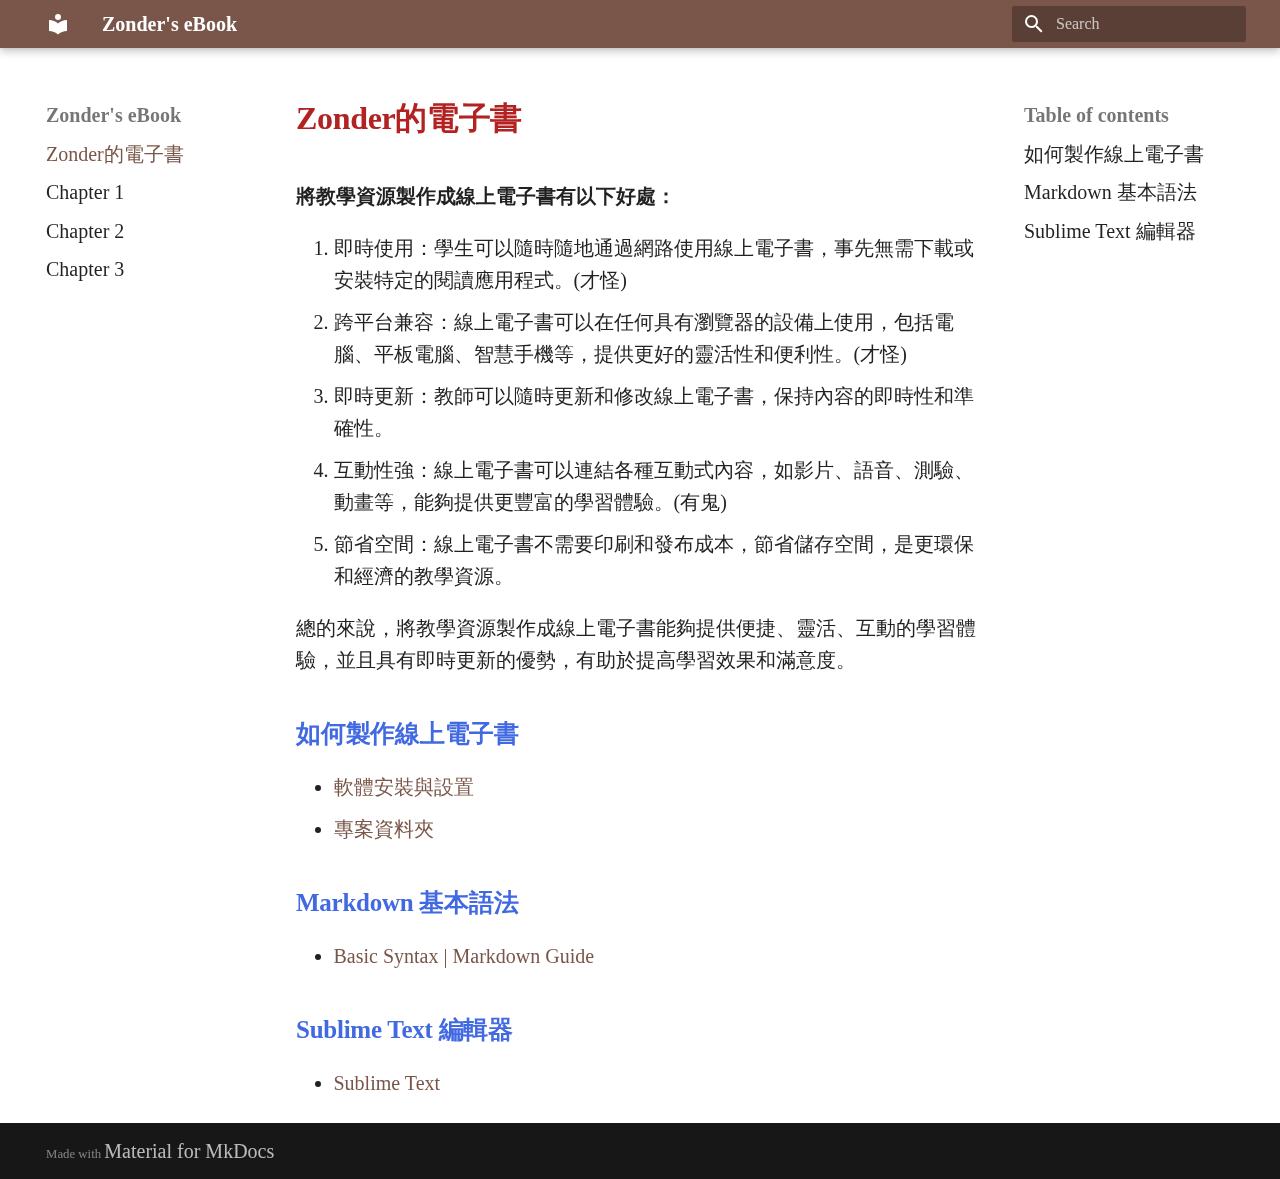
<file: index.html>
<!doctype html>
<html lang="en" class="no-js">
  <head>
    
      <meta charset="utf-8">
      <meta name="viewport" content="width=device-width,initial-scale=1">
      
      
      
      
      
        <link rel="next" href="ch01/">
      
      
      <link rel="icon" href="assets/images/favicon.png">
      <meta name="generator" content="mkdocs-1.5.3, mkdocs-material-9.5.13">
    
    
      
        <title>Zonder's eBook</title>
      
    
    
      <link rel="stylesheet" href="assets/stylesheets/main.7e359304.min.css">
      
        
        <link rel="stylesheet" href="assets/stylesheets/palette.06af60db.min.css">
      
      


    
    
      
    
    
      
        
        
        <link rel="preconnect" href="https://fonts.gstatic.com" crossorigin>
        <link rel="stylesheet" href="https://fonts.googleapis.com/css?family=Roboto:300,300i,400,400i,700,700i%7CRoboto+Mono:400,400i,700,700i&display=fallback">
        <style>:root{--md-text-font:"Roboto";--md-code-font:"Roboto Mono"}</style>
      
    
    
      <link rel="stylesheet" href="css/main.css">
    
    <script>__md_scope=new URL(".",location),__md_hash=e=>[...e].reduce((e,_)=>(e<<5)-e+_.charCodeAt(0),0),__md_get=(e,_=localStorage,t=__md_scope)=>JSON.parse(_.getItem(t.pathname+"."+e)),__md_set=(e,_,t=localStorage,a=__md_scope)=>{try{t.setItem(a.pathname+"."+e,JSON.stringify(_))}catch(e){}}</script>
    
      

    
    
    
  </head>
  
  
    
    
      
    
    
    
    
    <body dir="ltr" data-md-color-scheme="default" data-md-color-primary="brown" data-md-color-accent="blue">
  
    
    <input class="md-toggle" data-md-toggle="drawer" type="checkbox" id="__drawer" autocomplete="off">
    <input class="md-toggle" data-md-toggle="search" type="checkbox" id="__search" autocomplete="off">
    <label class="md-overlay" for="__drawer"></label>
    <div data-md-component="skip">
      
        
        <a href="#zonder" class="md-skip">
          Skip to content
        </a>
      
    </div>
    <div data-md-component="announce">
      
    </div>
    
    
      

  

<header class="md-header md-header--shadow" data-md-component="header">
  <nav class="md-header__inner md-grid" aria-label="Header">
    <a href="." title="Zonder&#39;s eBook" class="md-header__button md-logo" aria-label="Zonder's eBook" data-md-component="logo">
      
  
  <svg xmlns="http://www.w3.org/2000/svg" viewBox="0 0 24 24"><path d="M12 8a3 3 0 0 0 3-3 3 3 0 0 0-3-3 3 3 0 0 0-3 3 3 3 0 0 0 3 3m0 3.54C9.64 9.35 6.5 8 3 8v11c3.5 0 6.64 1.35 9 3.54 2.36-2.19 5.5-3.54 9-3.54V8c-3.5 0-6.64 1.35-9 3.54Z"/></svg>

    </a>
    <label class="md-header__button md-icon" for="__drawer">
      
      <svg xmlns="http://www.w3.org/2000/svg" viewBox="0 0 24 24"><path d="M3 6h18v2H3V6m0 5h18v2H3v-2m0 5h18v2H3v-2Z"/></svg>
    </label>
    <div class="md-header__title" data-md-component="header-title">
      <div class="md-header__ellipsis">
        <div class="md-header__topic">
          <span class="md-ellipsis">
            Zonder's eBook
          </span>
        </div>
        <div class="md-header__topic" data-md-component="header-topic">
          <span class="md-ellipsis">
            
              Zonder的電子書
            
          </span>
        </div>
      </div>
    </div>
    
      
        <form class="md-header__option" data-md-component="palette">
  
    
    
    
    <input class="md-option" data-md-color-media="" data-md-color-scheme="default" data-md-color-primary="brown" data-md-color-accent="blue"  aria-hidden="true"  type="radio" name="__palette" id="__palette_0">
    
  
</form>
      
    
    
      <script>var media,input,key,value,palette=__md_get("__palette");if(palette&&palette.color){"(prefers-color-scheme)"===palette.color.media&&(media=matchMedia("(prefers-color-scheme: light)"),input=document.querySelector(media.matches?"[data-md-color-media='(prefers-color-scheme: light)']":"[data-md-color-media='(prefers-color-scheme: dark)']"),palette.color.media=input.getAttribute("data-md-color-media"),palette.color.scheme=input.getAttribute("data-md-color-scheme"),palette.color.primary=input.getAttribute("data-md-color-primary"),palette.color.accent=input.getAttribute("data-md-color-accent"));for([key,value]of Object.entries(palette.color))document.body.setAttribute("data-md-color-"+key,value)}</script>
    
    
    
      <label class="md-header__button md-icon" for="__search">
        
        <svg xmlns="http://www.w3.org/2000/svg" viewBox="0 0 24 24"><path d="M9.5 3A6.5 6.5 0 0 1 16 9.5c0 1.61-.59 3.09-1.56 4.23l.27.27h.79l5 5-1.5 1.5-5-5v-.79l-.27-.27A6.516 6.516 0 0 1 9.5 16 6.5 6.5 0 0 1 3 9.5 6.5 6.5 0 0 1 9.5 3m0 2C7 5 5 7 5 9.5S7 14 9.5 14 14 12 14 9.5 12 5 9.5 5Z"/></svg>
      </label>
      <div class="md-search" data-md-component="search" role="dialog">
  <label class="md-search__overlay" for="__search"></label>
  <div class="md-search__inner" role="search">
    <form class="md-search__form" name="search">
      <input type="text" class="md-search__input" name="query" aria-label="Search" placeholder="Search" autocapitalize="off" autocorrect="off" autocomplete="off" spellcheck="false" data-md-component="search-query" required>
      <label class="md-search__icon md-icon" for="__search">
        
        <svg xmlns="http://www.w3.org/2000/svg" viewBox="0 0 24 24"><path d="M9.5 3A6.5 6.5 0 0 1 16 9.5c0 1.61-.59 3.09-1.56 4.23l.27.27h.79l5 5-1.5 1.5-5-5v-.79l-.27-.27A6.516 6.516 0 0 1 9.5 16 6.5 6.5 0 0 1 3 9.5 6.5 6.5 0 0 1 9.5 3m0 2C7 5 5 7 5 9.5S7 14 9.5 14 14 12 14 9.5 12 5 9.5 5Z"/></svg>
        
        <svg xmlns="http://www.w3.org/2000/svg" viewBox="0 0 24 24"><path d="M20 11v2H8l5.5 5.5-1.42 1.42L4.16 12l7.92-7.92L13.5 5.5 8 11h12Z"/></svg>
      </label>
      <nav class="md-search__options" aria-label="Search">
        
        <button type="reset" class="md-search__icon md-icon" title="Clear" aria-label="Clear" tabindex="-1">
          
          <svg xmlns="http://www.w3.org/2000/svg" viewBox="0 0 24 24"><path d="M19 6.41 17.59 5 12 10.59 6.41 5 5 6.41 10.59 12 5 17.59 6.41 19 12 13.41 17.59 19 19 17.59 13.41 12 19 6.41Z"/></svg>
        </button>
      </nav>
      
    </form>
    <div class="md-search__output">
      <div class="md-search__scrollwrap" data-md-scrollfix>
        <div class="md-search-result" data-md-component="search-result">
          <div class="md-search-result__meta">
            Initializing search
          </div>
          <ol class="md-search-result__list" role="presentation"></ol>
        </div>
      </div>
    </div>
  </div>
</div>
    
    
  </nav>
  
</header>
    
    <div class="md-container" data-md-component="container">
      
      
        
          
        
      
      <main class="md-main" data-md-component="main">
        <div class="md-main__inner md-grid">
          
            
              
              <div class="md-sidebar md-sidebar--primary" data-md-component="sidebar" data-md-type="navigation" >
                <div class="md-sidebar__scrollwrap">
                  <div class="md-sidebar__inner">
                    



<nav class="md-nav md-nav--primary" aria-label="Navigation" data-md-level="0">
  <label class="md-nav__title" for="__drawer">
    <a href="." title="Zonder&#39;s eBook" class="md-nav__button md-logo" aria-label="Zonder's eBook" data-md-component="logo">
      
  
  <svg xmlns="http://www.w3.org/2000/svg" viewBox="0 0 24 24"><path d="M12 8a3 3 0 0 0 3-3 3 3 0 0 0-3-3 3 3 0 0 0-3 3 3 3 0 0 0 3 3m0 3.54C9.64 9.35 6.5 8 3 8v11c3.5 0 6.64 1.35 9 3.54 2.36-2.19 5.5-3.54 9-3.54V8c-3.5 0-6.64 1.35-9 3.54Z"/></svg>

    </a>
    Zonder's eBook
  </label>
  
  <ul class="md-nav__list" data-md-scrollfix>
    
      
      
  
  
    
  
  
  
    <li class="md-nav__item md-nav__item--active">
      
      <input class="md-nav__toggle md-toggle" type="checkbox" id="__toc">
      
      
        
      
      
        <label class="md-nav__link md-nav__link--active" for="__toc">
          
  
  <span class="md-ellipsis">
    Zonder的電子書
  </span>
  

          <span class="md-nav__icon md-icon"></span>
        </label>
      
      <a href="." class="md-nav__link md-nav__link--active">
        
  
  <span class="md-ellipsis">
    Zonder的電子書
  </span>
  

      </a>
      
        

<nav class="md-nav md-nav--secondary" aria-label="Table of contents">
  
  
  
    
  
  
    <label class="md-nav__title" for="__toc">
      <span class="md-nav__icon md-icon"></span>
      Table of contents
    </label>
    <ul class="md-nav__list" data-md-component="toc" data-md-scrollfix>
      
        <li class="md-nav__item">
  <a href="#_1" class="md-nav__link">
    <span class="md-ellipsis">
      如何製作線上電子書
    </span>
  </a>
  
</li>
      
        <li class="md-nav__item">
  <a href="#markdown" class="md-nav__link">
    <span class="md-ellipsis">
      Markdown 基本語法
    </span>
  </a>
  
</li>
      
        <li class="md-nav__item">
  <a href="#sublime-text" class="md-nav__link">
    <span class="md-ellipsis">
      Sublime Text 編輯器
    </span>
  </a>
  
</li>
      
    </ul>
  
</nav>
      
    </li>
  

    
      
      
  
  
  
  
    <li class="md-nav__item">
      <a href="ch01/" class="md-nav__link">
        
  
  <span class="md-ellipsis">
    Chapter 1
  </span>
  

      </a>
    </li>
  

    
      
      
  
  
  
  
    <li class="md-nav__item">
      <a href="ch02/" class="md-nav__link">
        
  
  <span class="md-ellipsis">
    Chapter 2
  </span>
  

      </a>
    </li>
  

    
      
      
  
  
  
  
    <li class="md-nav__item">
      <a href="ch03/" class="md-nav__link">
        
  
  <span class="md-ellipsis">
    Chapter 3
  </span>
  

      </a>
    </li>
  

    
  </ul>
</nav>
                  </div>
                </div>
              </div>
            
            
              
              <div class="md-sidebar md-sidebar--secondary" data-md-component="sidebar" data-md-type="toc" >
                <div class="md-sidebar__scrollwrap">
                  <div class="md-sidebar__inner">
                    

<nav class="md-nav md-nav--secondary" aria-label="Table of contents">
  
  
  
    
  
  
    <label class="md-nav__title" for="__toc">
      <span class="md-nav__icon md-icon"></span>
      Table of contents
    </label>
    <ul class="md-nav__list" data-md-component="toc" data-md-scrollfix>
      
        <li class="md-nav__item">
  <a href="#_1" class="md-nav__link">
    <span class="md-ellipsis">
      如何製作線上電子書
    </span>
  </a>
  
</li>
      
        <li class="md-nav__item">
  <a href="#markdown" class="md-nav__link">
    <span class="md-ellipsis">
      Markdown 基本語法
    </span>
  </a>
  
</li>
      
        <li class="md-nav__item">
  <a href="#sublime-text" class="md-nav__link">
    <span class="md-ellipsis">
      Sublime Text 編輯器
    </span>
  </a>
  
</li>
      
    </ul>
  
</nav>
                  </div>
                </div>
              </div>
            
          
          
            <div class="md-content" data-md-component="content">
              <article class="md-content__inner md-typeset">
                
                  


<h1 id="zonder">Zonder的電子書</h1>
<p><strong>將教學資源製作成線上電子書有以下好處：</strong></p>
<ol>
<li>即時使用：學生可以隨時隨地通過網路使用線上電子書，事先無需下載或安裝特定的閱讀應用程式。(才怪)</li>
<li>跨平台兼容：線上電子書可以在任何具有瀏覽器的設備上使用，包括電腦、平板電腦、智慧手機等，提供更好的靈活性和便利性。(才怪)</li>
<li>即時更新：教師可以隨時更新和修改線上電子書，保持內容的即時性和準確性。</li>
<li>互動性強：線上電子書可以連結各種互動式內容，如影片、語音、測驗、動畫等，能夠提供更豐富的學習體驗。(有鬼)</li>
<li>節省空間：線上電子書不需要印刷和發布成本，節省儲存空間，是更環保和經濟的教學資源。</li>
</ol>
<p>總的來說，將教學資源製作成線上電子書能夠提供便捷、靈活、互動的學習體驗，並且具有即時更新的優勢，有助於提高學習效果和滿意度。</p>
<h2 id="_1">如何製作線上電子書</h2>
<ul>
<li><a href="ch01/" target="_blank">軟體安裝與設置</a></li>
<li><a href="ch02/" target="_blank">專案資料夾</a></li>
</ul>
<h2 id="markdown">Markdown 基本語法</h2>
<ul>
<li><a href="https://www.markdownguide.org/basic-syntax/" target="_blank">Basic Syntax | Markdown Guide</a></li>
</ul>
<h2 id="sublime-text">Sublime Text 編輯器</h2>
<ul>
<li><a href="https://www.sublimetext.com/" target="_blank">Sublime Text</a></li>
</ul>












                
              </article>
            </div>
          
          
<script>var target=document.getElementById(location.hash.slice(1));target&&target.name&&(target.checked=target.name.startsWith("__tabbed_"))</script>
        </div>
        
      </main>
      
        <footer class="md-footer">
  
  <div class="md-footer-meta md-typeset">
    <div class="md-footer-meta__inner md-grid">
      <div class="md-copyright">
  
  
    Made with
    <a href="https://squidfunk.github.io/mkdocs-material/" target="_blank" rel="noopener">
      Material for MkDocs
    </a>
  
</div>
      
    </div>
  </div>
</footer>
      
    </div>
    <div class="md-dialog" data-md-component="dialog">
      <div class="md-dialog__inner md-typeset"></div>
    </div>
    
    
    <script id="__config" type="application/json">{"base": ".", "features": ["content.code.copy"], "search": "assets/javascripts/workers/search.b8dbb3d2.min.js", "translations": {"clipboard.copied": "Copied to clipboard", "clipboard.copy": "Copy to clipboard", "search.result.more.one": "1 more on this page", "search.result.more.other": "# more on this page", "search.result.none": "No matching documents", "search.result.one": "1 matching document", "search.result.other": "# matching documents", "search.result.placeholder": "Type to start searching", "search.result.term.missing": "Missing", "select.version": "Select version"}}</script>
    
    
      <script src="assets/javascripts/bundle.c8d2eff1.min.js"></script>
      
    
  </body>
</html>
</file>
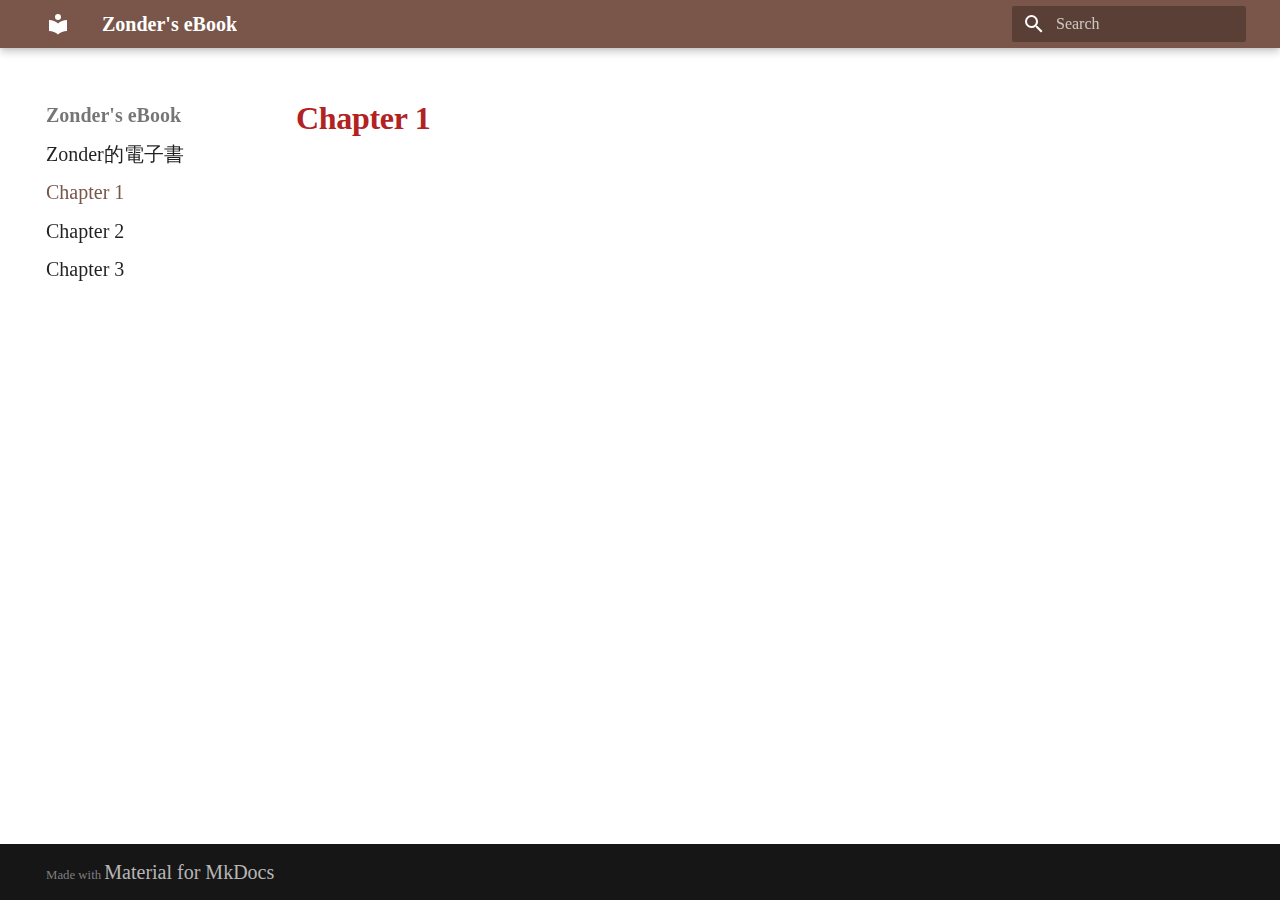
<file: ch01/index.html>
<!doctype html>
<html lang="en" class="no-js">
  <head>
    
      <meta charset="utf-8">
      <meta name="viewport" content="width=device-width,initial-scale=1">
      
      
      
      
        <link rel="prev" href="..">
      
      
        <link rel="next" href="../ch02/">
      
      
      <link rel="icon" href="../assets/images/favicon.png">
      <meta name="generator" content="mkdocs-1.5.3, mkdocs-material-9.5.13">
    
    
      
        <title>Chapter 1 - Zonder's eBook</title>
      
    
    
      <link rel="stylesheet" href="../assets/stylesheets/main.7e359304.min.css">
      
        
        <link rel="stylesheet" href="../assets/stylesheets/palette.06af60db.min.css">
      
      


    
    
      
    
    
      
        
        
        <link rel="preconnect" href="https://fonts.gstatic.com" crossorigin>
        <link rel="stylesheet" href="https://fonts.googleapis.com/css?family=Roboto:300,300i,400,400i,700,700i%7CRoboto+Mono:400,400i,700,700i&display=fallback">
        <style>:root{--md-text-font:"Roboto";--md-code-font:"Roboto Mono"}</style>
      
    
    
      <link rel="stylesheet" href="../css/main.css">
    
    <script>__md_scope=new URL("..",location),__md_hash=e=>[...e].reduce((e,_)=>(e<<5)-e+_.charCodeAt(0),0),__md_get=(e,_=localStorage,t=__md_scope)=>JSON.parse(_.getItem(t.pathname+"."+e)),__md_set=(e,_,t=localStorage,a=__md_scope)=>{try{t.setItem(a.pathname+"."+e,JSON.stringify(_))}catch(e){}}</script>
    
      

    
    
    
  </head>
  
  
    
    
      
    
    
    
    
    <body dir="ltr" data-md-color-scheme="default" data-md-color-primary="brown" data-md-color-accent="blue">
  
    
    <input class="md-toggle" data-md-toggle="drawer" type="checkbox" id="__drawer" autocomplete="off">
    <input class="md-toggle" data-md-toggle="search" type="checkbox" id="__search" autocomplete="off">
    <label class="md-overlay" for="__drawer"></label>
    <div data-md-component="skip">
      
    </div>
    <div data-md-component="announce">
      
    </div>
    
    
      

  

<header class="md-header md-header--shadow" data-md-component="header">
  <nav class="md-header__inner md-grid" aria-label="Header">
    <a href=".." title="Zonder&#39;s eBook" class="md-header__button md-logo" aria-label="Zonder's eBook" data-md-component="logo">
      
  
  <svg xmlns="http://www.w3.org/2000/svg" viewBox="0 0 24 24"><path d="M12 8a3 3 0 0 0 3-3 3 3 0 0 0-3-3 3 3 0 0 0-3 3 3 3 0 0 0 3 3m0 3.54C9.64 9.35 6.5 8 3 8v11c3.5 0 6.64 1.35 9 3.54 2.36-2.19 5.5-3.54 9-3.54V8c-3.5 0-6.64 1.35-9 3.54Z"/></svg>

    </a>
    <label class="md-header__button md-icon" for="__drawer">
      
      <svg xmlns="http://www.w3.org/2000/svg" viewBox="0 0 24 24"><path d="M3 6h18v2H3V6m0 5h18v2H3v-2m0 5h18v2H3v-2Z"/></svg>
    </label>
    <div class="md-header__title" data-md-component="header-title">
      <div class="md-header__ellipsis">
        <div class="md-header__topic">
          <span class="md-ellipsis">
            Zonder's eBook
          </span>
        </div>
        <div class="md-header__topic" data-md-component="header-topic">
          <span class="md-ellipsis">
            
              Chapter 1
            
          </span>
        </div>
      </div>
    </div>
    
      
        <form class="md-header__option" data-md-component="palette">
  
    
    
    
    <input class="md-option" data-md-color-media="" data-md-color-scheme="default" data-md-color-primary="brown" data-md-color-accent="blue"  aria-hidden="true"  type="radio" name="__palette" id="__palette_0">
    
  
</form>
      
    
    
      <script>var media,input,key,value,palette=__md_get("__palette");if(palette&&palette.color){"(prefers-color-scheme)"===palette.color.media&&(media=matchMedia("(prefers-color-scheme: light)"),input=document.querySelector(media.matches?"[data-md-color-media='(prefers-color-scheme: light)']":"[data-md-color-media='(prefers-color-scheme: dark)']"),palette.color.media=input.getAttribute("data-md-color-media"),palette.color.scheme=input.getAttribute("data-md-color-scheme"),palette.color.primary=input.getAttribute("data-md-color-primary"),palette.color.accent=input.getAttribute("data-md-color-accent"));for([key,value]of Object.entries(palette.color))document.body.setAttribute("data-md-color-"+key,value)}</script>
    
    
    
      <label class="md-header__button md-icon" for="__search">
        
        <svg xmlns="http://www.w3.org/2000/svg" viewBox="0 0 24 24"><path d="M9.5 3A6.5 6.5 0 0 1 16 9.5c0 1.61-.59 3.09-1.56 4.23l.27.27h.79l5 5-1.5 1.5-5-5v-.79l-.27-.27A6.516 6.516 0 0 1 9.5 16 6.5 6.5 0 0 1 3 9.5 6.5 6.5 0 0 1 9.5 3m0 2C7 5 5 7 5 9.5S7 14 9.5 14 14 12 14 9.5 12 5 9.5 5Z"/></svg>
      </label>
      <div class="md-search" data-md-component="search" role="dialog">
  <label class="md-search__overlay" for="__search"></label>
  <div class="md-search__inner" role="search">
    <form class="md-search__form" name="search">
      <input type="text" class="md-search__input" name="query" aria-label="Search" placeholder="Search" autocapitalize="off" autocorrect="off" autocomplete="off" spellcheck="false" data-md-component="search-query" required>
      <label class="md-search__icon md-icon" for="__search">
        
        <svg xmlns="http://www.w3.org/2000/svg" viewBox="0 0 24 24"><path d="M9.5 3A6.5 6.5 0 0 1 16 9.5c0 1.61-.59 3.09-1.56 4.23l.27.27h.79l5 5-1.5 1.5-5-5v-.79l-.27-.27A6.516 6.516 0 0 1 9.5 16 6.5 6.5 0 0 1 3 9.5 6.5 6.5 0 0 1 9.5 3m0 2C7 5 5 7 5 9.5S7 14 9.5 14 14 12 14 9.5 12 5 9.5 5Z"/></svg>
        
        <svg xmlns="http://www.w3.org/2000/svg" viewBox="0 0 24 24"><path d="M20 11v2H8l5.5 5.5-1.42 1.42L4.16 12l7.92-7.92L13.5 5.5 8 11h12Z"/></svg>
      </label>
      <nav class="md-search__options" aria-label="Search">
        
        <button type="reset" class="md-search__icon md-icon" title="Clear" aria-label="Clear" tabindex="-1">
          
          <svg xmlns="http://www.w3.org/2000/svg" viewBox="0 0 24 24"><path d="M19 6.41 17.59 5 12 10.59 6.41 5 5 6.41 10.59 12 5 17.59 6.41 19 12 13.41 17.59 19 19 17.59 13.41 12 19 6.41Z"/></svg>
        </button>
      </nav>
      
    </form>
    <div class="md-search__output">
      <div class="md-search__scrollwrap" data-md-scrollfix>
        <div class="md-search-result" data-md-component="search-result">
          <div class="md-search-result__meta">
            Initializing search
          </div>
          <ol class="md-search-result__list" role="presentation"></ol>
        </div>
      </div>
    </div>
  </div>
</div>
    
    
  </nav>
  
</header>
    
    <div class="md-container" data-md-component="container">
      
      
        
          
        
      
      <main class="md-main" data-md-component="main">
        <div class="md-main__inner md-grid">
          
            
              
              <div class="md-sidebar md-sidebar--primary" data-md-component="sidebar" data-md-type="navigation" >
                <div class="md-sidebar__scrollwrap">
                  <div class="md-sidebar__inner">
                    



<nav class="md-nav md-nav--primary" aria-label="Navigation" data-md-level="0">
  <label class="md-nav__title" for="__drawer">
    <a href=".." title="Zonder&#39;s eBook" class="md-nav__button md-logo" aria-label="Zonder's eBook" data-md-component="logo">
      
  
  <svg xmlns="http://www.w3.org/2000/svg" viewBox="0 0 24 24"><path d="M12 8a3 3 0 0 0 3-3 3 3 0 0 0-3-3 3 3 0 0 0-3 3 3 3 0 0 0 3 3m0 3.54C9.64 9.35 6.5 8 3 8v11c3.5 0 6.64 1.35 9 3.54 2.36-2.19 5.5-3.54 9-3.54V8c-3.5 0-6.64 1.35-9 3.54Z"/></svg>

    </a>
    Zonder's eBook
  </label>
  
  <ul class="md-nav__list" data-md-scrollfix>
    
      
      
  
  
  
  
    <li class="md-nav__item">
      <a href=".." class="md-nav__link">
        
  
  <span class="md-ellipsis">
    Zonder的電子書
  </span>
  

      </a>
    </li>
  

    
      
      
  
  
    
  
  
  
    <li class="md-nav__item md-nav__item--active">
      
      <input class="md-nav__toggle md-toggle" type="checkbox" id="__toc">
      
      
      
      <a href="./" class="md-nav__link md-nav__link--active">
        
  
  <span class="md-ellipsis">
    Chapter 1
  </span>
  

      </a>
      
    </li>
  

    
      
      
  
  
  
  
    <li class="md-nav__item">
      <a href="../ch02/" class="md-nav__link">
        
  
  <span class="md-ellipsis">
    Chapter 2
  </span>
  

      </a>
    </li>
  

    
      
      
  
  
  
  
    <li class="md-nav__item">
      <a href="../ch03/" class="md-nav__link">
        
  
  <span class="md-ellipsis">
    Chapter 3
  </span>
  

      </a>
    </li>
  

    
  </ul>
</nav>
                  </div>
                </div>
              </div>
            
            
              
              <div class="md-sidebar md-sidebar--secondary" data-md-component="sidebar" data-md-type="toc" >
                <div class="md-sidebar__scrollwrap">
                  <div class="md-sidebar__inner">
                    

<nav class="md-nav md-nav--secondary" aria-label="Table of contents">
  
  
  
  
</nav>
                  </div>
                </div>
              </div>
            
          
          
            <div class="md-content" data-md-component="content">
              <article class="md-content__inner md-typeset">
                
                  


  <h1>Chapter 1</h1>














                
              </article>
            </div>
          
          
<script>var target=document.getElementById(location.hash.slice(1));target&&target.name&&(target.checked=target.name.startsWith("__tabbed_"))</script>
        </div>
        
      </main>
      
        <footer class="md-footer">
  
  <div class="md-footer-meta md-typeset">
    <div class="md-footer-meta__inner md-grid">
      <div class="md-copyright">
  
  
    Made with
    <a href="https://squidfunk.github.io/mkdocs-material/" target="_blank" rel="noopener">
      Material for MkDocs
    </a>
  
</div>
      
    </div>
  </div>
</footer>
      
    </div>
    <div class="md-dialog" data-md-component="dialog">
      <div class="md-dialog__inner md-typeset"></div>
    </div>
    
    
    <script id="__config" type="application/json">{"base": "..", "features": ["content.code.copy"], "search": "../assets/javascripts/workers/search.b8dbb3d2.min.js", "translations": {"clipboard.copied": "Copied to clipboard", "clipboard.copy": "Copy to clipboard", "search.result.more.one": "1 more on this page", "search.result.more.other": "# more on this page", "search.result.none": "No matching documents", "search.result.one": "1 matching document", "search.result.other": "# matching documents", "search.result.placeholder": "Type to start searching", "search.result.term.missing": "Missing", "select.version": "Select version"}}</script>
    
    
      <script src="../assets/javascripts/bundle.c8d2eff1.min.js"></script>
      
    
  </body>
</html>
</file>
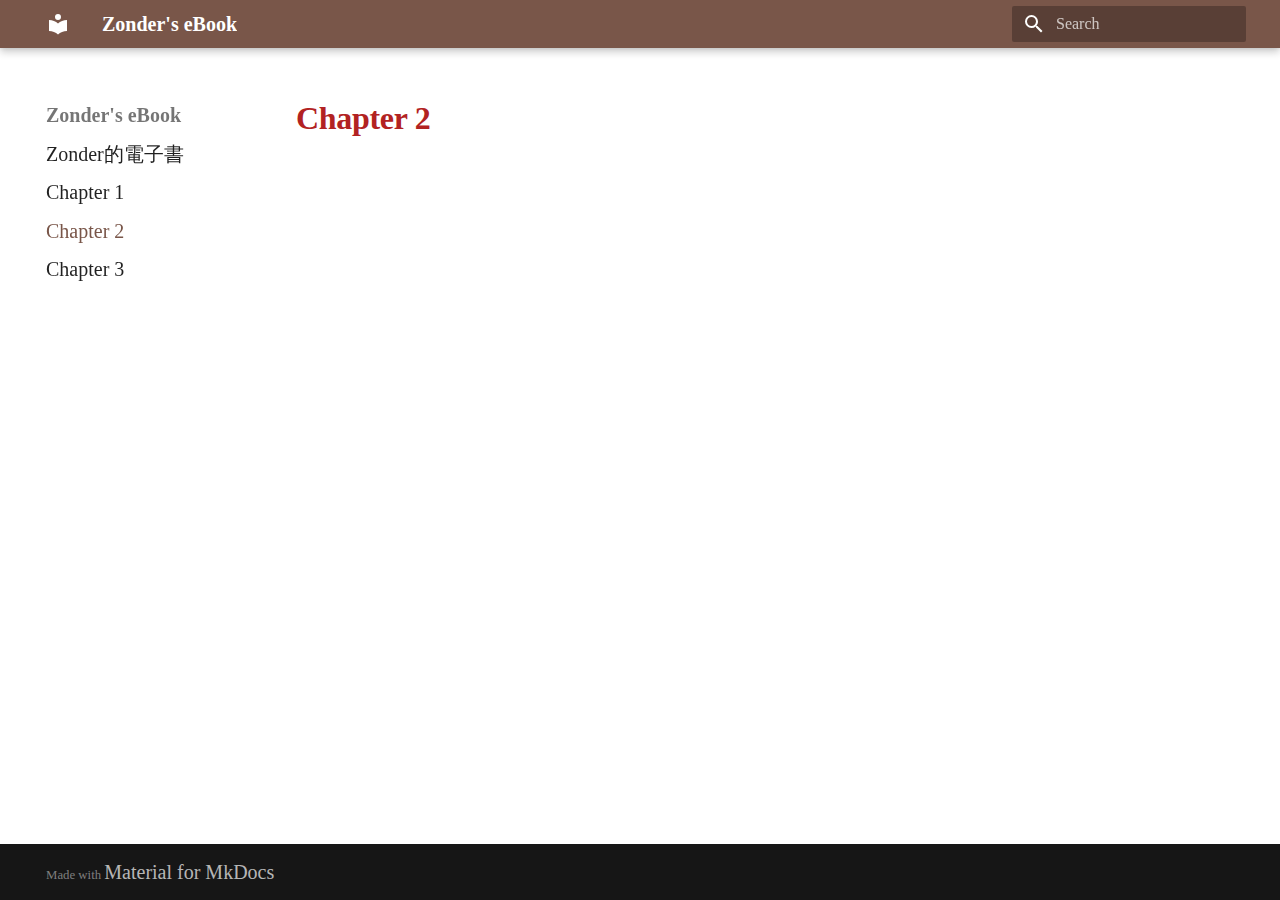
<file: ch02/index.html>
<!doctype html>
<html lang="en" class="no-js">
  <head>
    
      <meta charset="utf-8">
      <meta name="viewport" content="width=device-width,initial-scale=1">
      
      
      
      
        <link rel="prev" href="../ch01/">
      
      
        <link rel="next" href="../ch03/">
      
      
      <link rel="icon" href="../assets/images/favicon.png">
      <meta name="generator" content="mkdocs-1.5.3, mkdocs-material-9.5.13">
    
    
      
        <title>Chapter 2 - Zonder's eBook</title>
      
    
    
      <link rel="stylesheet" href="../assets/stylesheets/main.7e359304.min.css">
      
        
        <link rel="stylesheet" href="../assets/stylesheets/palette.06af60db.min.css">
      
      


    
    
      
    
    
      
        
        
        <link rel="preconnect" href="https://fonts.gstatic.com" crossorigin>
        <link rel="stylesheet" href="https://fonts.googleapis.com/css?family=Roboto:300,300i,400,400i,700,700i%7CRoboto+Mono:400,400i,700,700i&display=fallback">
        <style>:root{--md-text-font:"Roboto";--md-code-font:"Roboto Mono"}</style>
      
    
    
      <link rel="stylesheet" href="../css/main.css">
    
    <script>__md_scope=new URL("..",location),__md_hash=e=>[...e].reduce((e,_)=>(e<<5)-e+_.charCodeAt(0),0),__md_get=(e,_=localStorage,t=__md_scope)=>JSON.parse(_.getItem(t.pathname+"."+e)),__md_set=(e,_,t=localStorage,a=__md_scope)=>{try{t.setItem(a.pathname+"."+e,JSON.stringify(_))}catch(e){}}</script>
    
      

    
    
    
  </head>
  
  
    
    
      
    
    
    
    
    <body dir="ltr" data-md-color-scheme="default" data-md-color-primary="brown" data-md-color-accent="blue">
  
    
    <input class="md-toggle" data-md-toggle="drawer" type="checkbox" id="__drawer" autocomplete="off">
    <input class="md-toggle" data-md-toggle="search" type="checkbox" id="__search" autocomplete="off">
    <label class="md-overlay" for="__drawer"></label>
    <div data-md-component="skip">
      
    </div>
    <div data-md-component="announce">
      
    </div>
    
    
      

  

<header class="md-header md-header--shadow" data-md-component="header">
  <nav class="md-header__inner md-grid" aria-label="Header">
    <a href=".." title="Zonder&#39;s eBook" class="md-header__button md-logo" aria-label="Zonder's eBook" data-md-component="logo">
      
  
  <svg xmlns="http://www.w3.org/2000/svg" viewBox="0 0 24 24"><path d="M12 8a3 3 0 0 0 3-3 3 3 0 0 0-3-3 3 3 0 0 0-3 3 3 3 0 0 0 3 3m0 3.54C9.64 9.35 6.5 8 3 8v11c3.5 0 6.64 1.35 9 3.54 2.36-2.19 5.5-3.54 9-3.54V8c-3.5 0-6.64 1.35-9 3.54Z"/></svg>

    </a>
    <label class="md-header__button md-icon" for="__drawer">
      
      <svg xmlns="http://www.w3.org/2000/svg" viewBox="0 0 24 24"><path d="M3 6h18v2H3V6m0 5h18v2H3v-2m0 5h18v2H3v-2Z"/></svg>
    </label>
    <div class="md-header__title" data-md-component="header-title">
      <div class="md-header__ellipsis">
        <div class="md-header__topic">
          <span class="md-ellipsis">
            Zonder's eBook
          </span>
        </div>
        <div class="md-header__topic" data-md-component="header-topic">
          <span class="md-ellipsis">
            
              Chapter 2
            
          </span>
        </div>
      </div>
    </div>
    
      
        <form class="md-header__option" data-md-component="palette">
  
    
    
    
    <input class="md-option" data-md-color-media="" data-md-color-scheme="default" data-md-color-primary="brown" data-md-color-accent="blue"  aria-hidden="true"  type="radio" name="__palette" id="__palette_0">
    
  
</form>
      
    
    
      <script>var media,input,key,value,palette=__md_get("__palette");if(palette&&palette.color){"(prefers-color-scheme)"===palette.color.media&&(media=matchMedia("(prefers-color-scheme: light)"),input=document.querySelector(media.matches?"[data-md-color-media='(prefers-color-scheme: light)']":"[data-md-color-media='(prefers-color-scheme: dark)']"),palette.color.media=input.getAttribute("data-md-color-media"),palette.color.scheme=input.getAttribute("data-md-color-scheme"),palette.color.primary=input.getAttribute("data-md-color-primary"),palette.color.accent=input.getAttribute("data-md-color-accent"));for([key,value]of Object.entries(palette.color))document.body.setAttribute("data-md-color-"+key,value)}</script>
    
    
    
      <label class="md-header__button md-icon" for="__search">
        
        <svg xmlns="http://www.w3.org/2000/svg" viewBox="0 0 24 24"><path d="M9.5 3A6.5 6.5 0 0 1 16 9.5c0 1.61-.59 3.09-1.56 4.23l.27.27h.79l5 5-1.5 1.5-5-5v-.79l-.27-.27A6.516 6.516 0 0 1 9.5 16 6.5 6.5 0 0 1 3 9.5 6.5 6.5 0 0 1 9.5 3m0 2C7 5 5 7 5 9.5S7 14 9.5 14 14 12 14 9.5 12 5 9.5 5Z"/></svg>
      </label>
      <div class="md-search" data-md-component="search" role="dialog">
  <label class="md-search__overlay" for="__search"></label>
  <div class="md-search__inner" role="search">
    <form class="md-search__form" name="search">
      <input type="text" class="md-search__input" name="query" aria-label="Search" placeholder="Search" autocapitalize="off" autocorrect="off" autocomplete="off" spellcheck="false" data-md-component="search-query" required>
      <label class="md-search__icon md-icon" for="__search">
        
        <svg xmlns="http://www.w3.org/2000/svg" viewBox="0 0 24 24"><path d="M9.5 3A6.5 6.5 0 0 1 16 9.5c0 1.61-.59 3.09-1.56 4.23l.27.27h.79l5 5-1.5 1.5-5-5v-.79l-.27-.27A6.516 6.516 0 0 1 9.5 16 6.5 6.5 0 0 1 3 9.5 6.5 6.5 0 0 1 9.5 3m0 2C7 5 5 7 5 9.5S7 14 9.5 14 14 12 14 9.5 12 5 9.5 5Z"/></svg>
        
        <svg xmlns="http://www.w3.org/2000/svg" viewBox="0 0 24 24"><path d="M20 11v2H8l5.5 5.5-1.42 1.42L4.16 12l7.92-7.92L13.5 5.5 8 11h12Z"/></svg>
      </label>
      <nav class="md-search__options" aria-label="Search">
        
        <button type="reset" class="md-search__icon md-icon" title="Clear" aria-label="Clear" tabindex="-1">
          
          <svg xmlns="http://www.w3.org/2000/svg" viewBox="0 0 24 24"><path d="M19 6.41 17.59 5 12 10.59 6.41 5 5 6.41 10.59 12 5 17.59 6.41 19 12 13.41 17.59 19 19 17.59 13.41 12 19 6.41Z"/></svg>
        </button>
      </nav>
      
    </form>
    <div class="md-search__output">
      <div class="md-search__scrollwrap" data-md-scrollfix>
        <div class="md-search-result" data-md-component="search-result">
          <div class="md-search-result__meta">
            Initializing search
          </div>
          <ol class="md-search-result__list" role="presentation"></ol>
        </div>
      </div>
    </div>
  </div>
</div>
    
    
  </nav>
  
</header>
    
    <div class="md-container" data-md-component="container">
      
      
        
          
        
      
      <main class="md-main" data-md-component="main">
        <div class="md-main__inner md-grid">
          
            
              
              <div class="md-sidebar md-sidebar--primary" data-md-component="sidebar" data-md-type="navigation" >
                <div class="md-sidebar__scrollwrap">
                  <div class="md-sidebar__inner">
                    



<nav class="md-nav md-nav--primary" aria-label="Navigation" data-md-level="0">
  <label class="md-nav__title" for="__drawer">
    <a href=".." title="Zonder&#39;s eBook" class="md-nav__button md-logo" aria-label="Zonder's eBook" data-md-component="logo">
      
  
  <svg xmlns="http://www.w3.org/2000/svg" viewBox="0 0 24 24"><path d="M12 8a3 3 0 0 0 3-3 3 3 0 0 0-3-3 3 3 0 0 0-3 3 3 3 0 0 0 3 3m0 3.54C9.64 9.35 6.5 8 3 8v11c3.5 0 6.64 1.35 9 3.54 2.36-2.19 5.5-3.54 9-3.54V8c-3.5 0-6.64 1.35-9 3.54Z"/></svg>

    </a>
    Zonder's eBook
  </label>
  
  <ul class="md-nav__list" data-md-scrollfix>
    
      
      
  
  
  
  
    <li class="md-nav__item">
      <a href=".." class="md-nav__link">
        
  
  <span class="md-ellipsis">
    Zonder的電子書
  </span>
  

      </a>
    </li>
  

    
      
      
  
  
  
  
    <li class="md-nav__item">
      <a href="../ch01/" class="md-nav__link">
        
  
  <span class="md-ellipsis">
    Chapter 1
  </span>
  

      </a>
    </li>
  

    
      
      
  
  
    
  
  
  
    <li class="md-nav__item md-nav__item--active">
      
      <input class="md-nav__toggle md-toggle" type="checkbox" id="__toc">
      
      
      
      <a href="./" class="md-nav__link md-nav__link--active">
        
  
  <span class="md-ellipsis">
    Chapter 2
  </span>
  

      </a>
      
    </li>
  

    
      
      
  
  
  
  
    <li class="md-nav__item">
      <a href="../ch03/" class="md-nav__link">
        
  
  <span class="md-ellipsis">
    Chapter 3
  </span>
  

      </a>
    </li>
  

    
  </ul>
</nav>
                  </div>
                </div>
              </div>
            
            
              
              <div class="md-sidebar md-sidebar--secondary" data-md-component="sidebar" data-md-type="toc" >
                <div class="md-sidebar__scrollwrap">
                  <div class="md-sidebar__inner">
                    

<nav class="md-nav md-nav--secondary" aria-label="Table of contents">
  
  
  
  
</nav>
                  </div>
                </div>
              </div>
            
          
          
            <div class="md-content" data-md-component="content">
              <article class="md-content__inner md-typeset">
                
                  


  <h1>Chapter 2</h1>














                
              </article>
            </div>
          
          
<script>var target=document.getElementById(location.hash.slice(1));target&&target.name&&(target.checked=target.name.startsWith("__tabbed_"))</script>
        </div>
        
      </main>
      
        <footer class="md-footer">
  
  <div class="md-footer-meta md-typeset">
    <div class="md-footer-meta__inner md-grid">
      <div class="md-copyright">
  
  
    Made with
    <a href="https://squidfunk.github.io/mkdocs-material/" target="_blank" rel="noopener">
      Material for MkDocs
    </a>
  
</div>
      
    </div>
  </div>
</footer>
      
    </div>
    <div class="md-dialog" data-md-component="dialog">
      <div class="md-dialog__inner md-typeset"></div>
    </div>
    
    
    <script id="__config" type="application/json">{"base": "..", "features": ["content.code.copy"], "search": "../assets/javascripts/workers/search.b8dbb3d2.min.js", "translations": {"clipboard.copied": "Copied to clipboard", "clipboard.copy": "Copy to clipboard", "search.result.more.one": "1 more on this page", "search.result.more.other": "# more on this page", "search.result.none": "No matching documents", "search.result.one": "1 matching document", "search.result.other": "# matching documents", "search.result.placeholder": "Type to start searching", "search.result.term.missing": "Missing", "select.version": "Select version"}}</script>
    
    
      <script src="../assets/javascripts/bundle.c8d2eff1.min.js"></script>
      
    
  </body>
</html>
</file>
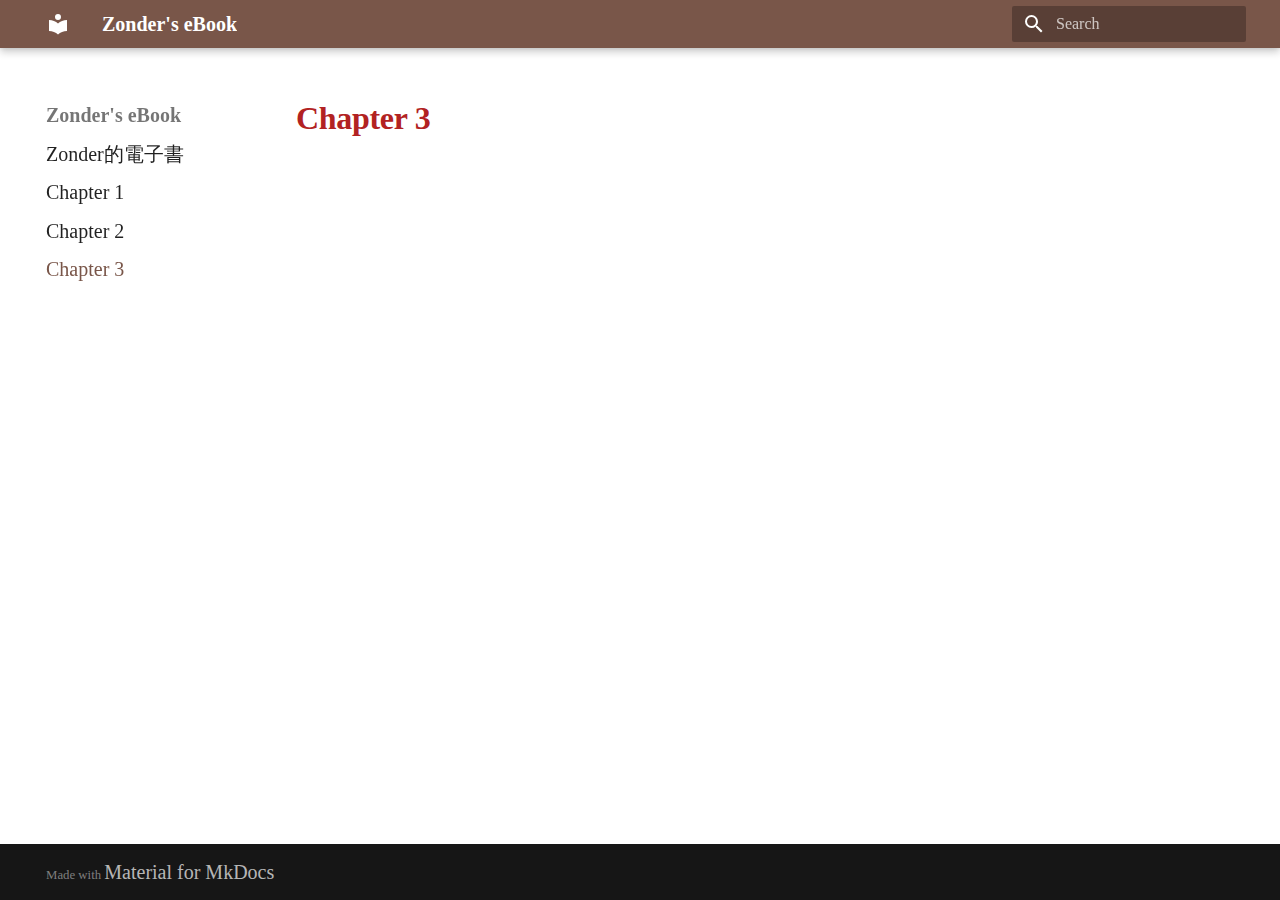
<file: ch03/index.html>
<!doctype html>
<html lang="en" class="no-js">
  <head>
    
      <meta charset="utf-8">
      <meta name="viewport" content="width=device-width,initial-scale=1">
      
      
      
      
        <link rel="prev" href="../ch02/">
      
      
      
      <link rel="icon" href="../assets/images/favicon.png">
      <meta name="generator" content="mkdocs-1.5.3, mkdocs-material-9.5.13">
    
    
      
        <title>Chapter 3 - Zonder's eBook</title>
      
    
    
      <link rel="stylesheet" href="../assets/stylesheets/main.7e359304.min.css">
      
        
        <link rel="stylesheet" href="../assets/stylesheets/palette.06af60db.min.css">
      
      


    
    
      
    
    
      
        
        
        <link rel="preconnect" href="https://fonts.gstatic.com" crossorigin>
        <link rel="stylesheet" href="https://fonts.googleapis.com/css?family=Roboto:300,300i,400,400i,700,700i%7CRoboto+Mono:400,400i,700,700i&display=fallback">
        <style>:root{--md-text-font:"Roboto";--md-code-font:"Roboto Mono"}</style>
      
    
    
      <link rel="stylesheet" href="../css/main.css">
    
    <script>__md_scope=new URL("..",location),__md_hash=e=>[...e].reduce((e,_)=>(e<<5)-e+_.charCodeAt(0),0),__md_get=(e,_=localStorage,t=__md_scope)=>JSON.parse(_.getItem(t.pathname+"."+e)),__md_set=(e,_,t=localStorage,a=__md_scope)=>{try{t.setItem(a.pathname+"."+e,JSON.stringify(_))}catch(e){}}</script>
    
      

    
    
    
  </head>
  
  
    
    
      
    
    
    
    
    <body dir="ltr" data-md-color-scheme="default" data-md-color-primary="brown" data-md-color-accent="blue">
  
    
    <input class="md-toggle" data-md-toggle="drawer" type="checkbox" id="__drawer" autocomplete="off">
    <input class="md-toggle" data-md-toggle="search" type="checkbox" id="__search" autocomplete="off">
    <label class="md-overlay" for="__drawer"></label>
    <div data-md-component="skip">
      
    </div>
    <div data-md-component="announce">
      
    </div>
    
    
      

  

<header class="md-header md-header--shadow" data-md-component="header">
  <nav class="md-header__inner md-grid" aria-label="Header">
    <a href=".." title="Zonder&#39;s eBook" class="md-header__button md-logo" aria-label="Zonder's eBook" data-md-component="logo">
      
  
  <svg xmlns="http://www.w3.org/2000/svg" viewBox="0 0 24 24"><path d="M12 8a3 3 0 0 0 3-3 3 3 0 0 0-3-3 3 3 0 0 0-3 3 3 3 0 0 0 3 3m0 3.54C9.64 9.35 6.5 8 3 8v11c3.5 0 6.64 1.35 9 3.54 2.36-2.19 5.5-3.54 9-3.54V8c-3.5 0-6.64 1.35-9 3.54Z"/></svg>

    </a>
    <label class="md-header__button md-icon" for="__drawer">
      
      <svg xmlns="http://www.w3.org/2000/svg" viewBox="0 0 24 24"><path d="M3 6h18v2H3V6m0 5h18v2H3v-2m0 5h18v2H3v-2Z"/></svg>
    </label>
    <div class="md-header__title" data-md-component="header-title">
      <div class="md-header__ellipsis">
        <div class="md-header__topic">
          <span class="md-ellipsis">
            Zonder's eBook
          </span>
        </div>
        <div class="md-header__topic" data-md-component="header-topic">
          <span class="md-ellipsis">
            
              Chapter 3
            
          </span>
        </div>
      </div>
    </div>
    
      
        <form class="md-header__option" data-md-component="palette">
  
    
    
    
    <input class="md-option" data-md-color-media="" data-md-color-scheme="default" data-md-color-primary="brown" data-md-color-accent="blue"  aria-hidden="true"  type="radio" name="__palette" id="__palette_0">
    
  
</form>
      
    
    
      <script>var media,input,key,value,palette=__md_get("__palette");if(palette&&palette.color){"(prefers-color-scheme)"===palette.color.media&&(media=matchMedia("(prefers-color-scheme: light)"),input=document.querySelector(media.matches?"[data-md-color-media='(prefers-color-scheme: light)']":"[data-md-color-media='(prefers-color-scheme: dark)']"),palette.color.media=input.getAttribute("data-md-color-media"),palette.color.scheme=input.getAttribute("data-md-color-scheme"),palette.color.primary=input.getAttribute("data-md-color-primary"),palette.color.accent=input.getAttribute("data-md-color-accent"));for([key,value]of Object.entries(palette.color))document.body.setAttribute("data-md-color-"+key,value)}</script>
    
    
    
      <label class="md-header__button md-icon" for="__search">
        
        <svg xmlns="http://www.w3.org/2000/svg" viewBox="0 0 24 24"><path d="M9.5 3A6.5 6.5 0 0 1 16 9.5c0 1.61-.59 3.09-1.56 4.23l.27.27h.79l5 5-1.5 1.5-5-5v-.79l-.27-.27A6.516 6.516 0 0 1 9.5 16 6.5 6.5 0 0 1 3 9.5 6.5 6.5 0 0 1 9.5 3m0 2C7 5 5 7 5 9.5S7 14 9.5 14 14 12 14 9.5 12 5 9.5 5Z"/></svg>
      </label>
      <div class="md-search" data-md-component="search" role="dialog">
  <label class="md-search__overlay" for="__search"></label>
  <div class="md-search__inner" role="search">
    <form class="md-search__form" name="search">
      <input type="text" class="md-search__input" name="query" aria-label="Search" placeholder="Search" autocapitalize="off" autocorrect="off" autocomplete="off" spellcheck="false" data-md-component="search-query" required>
      <label class="md-search__icon md-icon" for="__search">
        
        <svg xmlns="http://www.w3.org/2000/svg" viewBox="0 0 24 24"><path d="M9.5 3A6.5 6.5 0 0 1 16 9.5c0 1.61-.59 3.09-1.56 4.23l.27.27h.79l5 5-1.5 1.5-5-5v-.79l-.27-.27A6.516 6.516 0 0 1 9.5 16 6.5 6.5 0 0 1 3 9.5 6.5 6.5 0 0 1 9.5 3m0 2C7 5 5 7 5 9.5S7 14 9.5 14 14 12 14 9.5 12 5 9.5 5Z"/></svg>
        
        <svg xmlns="http://www.w3.org/2000/svg" viewBox="0 0 24 24"><path d="M20 11v2H8l5.5 5.5-1.42 1.42L4.16 12l7.92-7.92L13.5 5.5 8 11h12Z"/></svg>
      </label>
      <nav class="md-search__options" aria-label="Search">
        
        <button type="reset" class="md-search__icon md-icon" title="Clear" aria-label="Clear" tabindex="-1">
          
          <svg xmlns="http://www.w3.org/2000/svg" viewBox="0 0 24 24"><path d="M19 6.41 17.59 5 12 10.59 6.41 5 5 6.41 10.59 12 5 17.59 6.41 19 12 13.41 17.59 19 19 17.59 13.41 12 19 6.41Z"/></svg>
        </button>
      </nav>
      
    </form>
    <div class="md-search__output">
      <div class="md-search__scrollwrap" data-md-scrollfix>
        <div class="md-search-result" data-md-component="search-result">
          <div class="md-search-result__meta">
            Initializing search
          </div>
          <ol class="md-search-result__list" role="presentation"></ol>
        </div>
      </div>
    </div>
  </div>
</div>
    
    
  </nav>
  
</header>
    
    <div class="md-container" data-md-component="container">
      
      
        
          
        
      
      <main class="md-main" data-md-component="main">
        <div class="md-main__inner md-grid">
          
            
              
              <div class="md-sidebar md-sidebar--primary" data-md-component="sidebar" data-md-type="navigation" >
                <div class="md-sidebar__scrollwrap">
                  <div class="md-sidebar__inner">
                    



<nav class="md-nav md-nav--primary" aria-label="Navigation" data-md-level="0">
  <label class="md-nav__title" for="__drawer">
    <a href=".." title="Zonder&#39;s eBook" class="md-nav__button md-logo" aria-label="Zonder's eBook" data-md-component="logo">
      
  
  <svg xmlns="http://www.w3.org/2000/svg" viewBox="0 0 24 24"><path d="M12 8a3 3 0 0 0 3-3 3 3 0 0 0-3-3 3 3 0 0 0-3 3 3 3 0 0 0 3 3m0 3.54C9.64 9.35 6.5 8 3 8v11c3.5 0 6.64 1.35 9 3.54 2.36-2.19 5.5-3.54 9-3.54V8c-3.5 0-6.64 1.35-9 3.54Z"/></svg>

    </a>
    Zonder's eBook
  </label>
  
  <ul class="md-nav__list" data-md-scrollfix>
    
      
      
  
  
  
  
    <li class="md-nav__item">
      <a href=".." class="md-nav__link">
        
  
  <span class="md-ellipsis">
    Zonder的電子書
  </span>
  

      </a>
    </li>
  

    
      
      
  
  
  
  
    <li class="md-nav__item">
      <a href="../ch01/" class="md-nav__link">
        
  
  <span class="md-ellipsis">
    Chapter 1
  </span>
  

      </a>
    </li>
  

    
      
      
  
  
  
  
    <li class="md-nav__item">
      <a href="../ch02/" class="md-nav__link">
        
  
  <span class="md-ellipsis">
    Chapter 2
  </span>
  

      </a>
    </li>
  

    
      
      
  
  
    
  
  
  
    <li class="md-nav__item md-nav__item--active">
      
      <input class="md-nav__toggle md-toggle" type="checkbox" id="__toc">
      
      
      
      <a href="./" class="md-nav__link md-nav__link--active">
        
  
  <span class="md-ellipsis">
    Chapter 3
  </span>
  

      </a>
      
    </li>
  

    
  </ul>
</nav>
                  </div>
                </div>
              </div>
            
            
              
              <div class="md-sidebar md-sidebar--secondary" data-md-component="sidebar" data-md-type="toc" >
                <div class="md-sidebar__scrollwrap">
                  <div class="md-sidebar__inner">
                    

<nav class="md-nav md-nav--secondary" aria-label="Table of contents">
  
  
  
  
</nav>
                  </div>
                </div>
              </div>
            
          
          
            <div class="md-content" data-md-component="content">
              <article class="md-content__inner md-typeset">
                
                  


  <h1>Chapter 3</h1>














                
              </article>
            </div>
          
          
<script>var target=document.getElementById(location.hash.slice(1));target&&target.name&&(target.checked=target.name.startsWith("__tabbed_"))</script>
        </div>
        
      </main>
      
        <footer class="md-footer">
  
  <div class="md-footer-meta md-typeset">
    <div class="md-footer-meta__inner md-grid">
      <div class="md-copyright">
  
  
    Made with
    <a href="https://squidfunk.github.io/mkdocs-material/" target="_blank" rel="noopener">
      Material for MkDocs
    </a>
  
</div>
      
    </div>
  </div>
</footer>
      
    </div>
    <div class="md-dialog" data-md-component="dialog">
      <div class="md-dialog__inner md-typeset"></div>
    </div>
    
    
    <script id="__config" type="application/json">{"base": "..", "features": ["content.code.copy"], "search": "../assets/javascripts/workers/search.b8dbb3d2.min.js", "translations": {"clipboard.copied": "Copied to clipboard", "clipboard.copy": "Copy to clipboard", "search.result.more.one": "1 more on this page", "search.result.more.other": "# more on this page", "search.result.none": "No matching documents", "search.result.one": "1 matching document", "search.result.other": "# matching documents", "search.result.placeholder": "Type to start searching", "search.result.term.missing": "Missing", "select.version": "Select version"}}</script>
    
    
      <script src="../assets/javascripts/bundle.c8d2eff1.min.js"></script>
      
    
  </body>
</html>
</file>
<file: css/main.css>
body * {
    font-size: 20px;
    font-family: Consolas;
}

h1 {
    color: FireBrick !important;
    font-weight: bold !important;
}

h2 {
    color: RoyalBlue !important;
    font-weight: bold !important;
}

h3 {
    font-weight: bold !important;
}


img {
    border: solid 2px black;
}
</file>
<file: assets/stylesheets/main.7e359304.min.css>
@charset "UTF-8";html{-webkit-text-size-adjust:none;-moz-text-size-adjust:none;text-size-adjust:none;box-sizing:border-box}*,:after,:before{box-sizing:inherit}@media (prefers-reduced-motion){*,:after,:before{transition:none!important}}body{margin:0}a,button,input,label{-webkit-tap-highlight-color:transparent}a{color:inherit;text-decoration:none}hr{border:0;box-sizing:initial;display:block;height:.05rem;overflow:visible;padding:0}small{font-size:80%}sub,sup{line-height:1em}img{border-style:none}table{border-collapse:initial;border-spacing:0}td,th{font-weight:400;vertical-align:top}button{background:#0000;border:0;font-family:inherit;font-size:inherit;margin:0;padding:0}input{border:0;outline:none}:root{--md-primary-fg-color:#4051b5;--md-primary-fg-color--light:#5d6cc0;--md-primary-fg-color--dark:#303fa1;--md-primary-bg-color:#fff;--md-primary-bg-color--light:#ffffffb3;--md-accent-fg-color:#526cfe;--md-accent-fg-color--transparent:#526cfe1a;--md-accent-bg-color:#fff;--md-accent-bg-color--light:#ffffffb3}[data-md-color-scheme=default]{color-scheme:light}[data-md-color-scheme=default] img[src$="#gh-dark-mode-only"],[data-md-color-scheme=default] img[src$="#only-dark"]{display:none}:root,[data-md-color-scheme=default]{--md-hue:225deg;--md-default-fg-color:#000000de;--md-default-fg-color--light:#0000008a;--md-default-fg-color--lighter:#00000052;--md-default-fg-color--lightest:#00000012;--md-default-bg-color:#fff;--md-default-bg-color--light:#ffffffb3;--md-default-bg-color--lighter:#ffffff4d;--md-default-bg-color--lightest:#ffffff1f;--md-code-fg-color:#36464e;--md-code-bg-color:#f5f5f5;--md-code-hl-color:#4287ff;--md-code-hl-color--light:#4287ff1a;--md-code-hl-number-color:#d52a2a;--md-code-hl-special-color:#db1457;--md-code-hl-function-color:#a846b9;--md-code-hl-constant-color:#6e59d9;--md-code-hl-keyword-color:#3f6ec6;--md-code-hl-string-color:#1c7d4d;--md-code-hl-name-color:var(--md-code-fg-color);--md-code-hl-operator-color:var(--md-default-fg-color--light);--md-code-hl-punctuation-color:var(--md-default-fg-color--light);--md-code-hl-comment-color:var(--md-default-fg-color--light);--md-code-hl-generic-color:var(--md-default-fg-color--light);--md-code-hl-variable-color:var(--md-default-fg-color--light);--md-typeset-color:var(--md-default-fg-color);--md-typeset-a-color:var(--md-primary-fg-color);--md-typeset-del-color:#f5503d26;--md-typeset-ins-color:#0bd57026;--md-typeset-kbd-color:#fafafa;--md-typeset-kbd-accent-color:#fff;--md-typeset-kbd-border-color:#b8b8b8;--md-typeset-mark-color:#ffff0080;--md-typeset-table-color:#0000001f;--md-typeset-table-color--light:rgba(0,0,0,.035);--md-admonition-fg-color:var(--md-default-fg-color);--md-admonition-bg-color:var(--md-default-bg-color);--md-warning-fg-color:#000000de;--md-warning-bg-color:#ff9;--md-footer-fg-color:#fff;--md-footer-fg-color--light:#ffffffb3;--md-footer-fg-color--lighter:#ffffff73;--md-footer-bg-color:#000000de;--md-footer-bg-color--dark:#00000052;--md-shadow-z1:0 0.2rem 0.5rem #0000000d,0 0 0.05rem #0000001a;--md-shadow-z2:0 0.2rem 0.5rem #0000001a,0 0 0.05rem #00000040;--md-shadow-z3:0 0.2rem 0.5rem #0003,0 0 0.05rem #00000059}.md-icon svg{fill:currentcolor;display:block;height:1.2rem;width:1.2rem}body{-webkit-font-smoothing:antialiased;-moz-osx-font-smoothing:grayscale;--md-text-font-family:var(--md-text-font,_),-apple-system,BlinkMacSystemFont,Helvetica,Arial,sans-serif;--md-code-font-family:var(--md-code-font,_),SFMono-Regular,Consolas,Menlo,monospace}aside,body,input{font-feature-settings:"kern","liga";color:var(--md-typeset-color);font-family:var(--md-text-font-family)}code,kbd,pre{font-feature-settings:"kern";font-family:var(--md-code-font-family)}:root{--md-typeset-table-sort-icon:url('data:image/svg+xml;charset=utf-8,<svg xmlns="http://www.w3.org/2000/svg" viewBox="0 0 24 24"><path d="m18 21-4-4h3V7h-3l4-4 4 4h-3v10h3M2 19v-2h10v2M2 13v-2h7v2M2 7V5h4v2H2Z"/></svg>');--md-typeset-table-sort-icon--asc:url('data:image/svg+xml;charset=utf-8,<svg xmlns="http://www.w3.org/2000/svg" viewBox="0 0 24 24"><path d="M19 17h3l-4 4-4-4h3V3h2M2 17h10v2H2M6 5v2H2V5m0 6h7v2H2v-2Z"/></svg>');--md-typeset-table-sort-icon--desc:url('data:image/svg+xml;charset=utf-8,<svg xmlns="http://www.w3.org/2000/svg" viewBox="0 0 24 24"><path d="M19 7h3l-4-4-4 4h3v14h2M2 17h10v2H2M6 5v2H2V5m0 6h7v2H2v-2Z"/></svg>')}.md-typeset{-webkit-print-color-adjust:exact;color-adjust:exact;font-size:.8rem;line-height:1.6}@media print{.md-typeset{font-size:.68rem}}.md-typeset blockquote,.md-typeset dl,.md-typeset figure,.md-typeset ol,.md-typeset pre,.md-typeset ul{margin-bottom:1em;margin-top:1em}.md-typeset h1{color:var(--md-default-fg-color--light);font-size:2em;line-height:1.3;margin:0 0 1.25em}.md-typeset h1,.md-typeset h2{font-weight:300;letter-spacing:-.01em}.md-typeset h2{font-size:1.5625em;line-height:1.4;margin:1.6em 0 .64em}.md-typeset h3{font-size:1.25em;font-weight:400;letter-spacing:-.01em;line-height:1.5;margin:1.6em 0 .8em}.md-typeset h2+h3{margin-top:.8em}.md-typeset h4{font-weight:700;letter-spacing:-.01em;margin:1em 0}.md-typeset h5,.md-typeset h6{color:var(--md-default-fg-color--light);font-size:.8em;font-weight:700;letter-spacing:-.01em;margin:1.25em 0}.md-typeset h5{text-transform:uppercase}.md-typeset hr{border-bottom:.05rem solid var(--md-default-fg-color--lightest);display:flow-root;margin:1.5em 0}.md-typeset a{color:var(--md-typeset-a-color);word-break:break-word}.md-typeset a,.md-typeset a:before{transition:color 125ms}.md-typeset a:focus,.md-typeset a:hover{color:var(--md-accent-fg-color)}.md-typeset a:focus code,.md-typeset a:hover code{background-color:var(--md-accent-fg-color--transparent)}.md-typeset a code{color:currentcolor;transition:background-color 125ms}.md-typeset a.focus-visible{outline-color:var(--md-accent-fg-color);outline-offset:.2rem}.md-typeset code,.md-typeset kbd,.md-typeset pre{color:var(--md-code-fg-color);direction:ltr;font-variant-ligatures:none}@media print{.md-typeset code,.md-typeset kbd,.md-typeset pre{white-space:pre-wrap}}.md-typeset code{background-color:var(--md-code-bg-color);border-radius:.1rem;-webkit-box-decoration-break:clone;box-decoration-break:clone;font-size:.85em;padding:0 .2941176471em;word-break:break-word}.md-typeset code:not(.focus-visible){-webkit-tap-highlight-color:transparent;outline:none}.md-typeset pre{display:flow-root;line-height:1.4;position:relative}.md-typeset pre>code{-webkit-box-decoration-break:slice;box-decoration-break:slice;box-shadow:none;display:block;margin:0;outline-color:var(--md-accent-fg-color);overflow:auto;padding:.7720588235em 1.1764705882em;scrollbar-color:var(--md-default-fg-color--lighter) #0000;scrollbar-width:thin;touch-action:auto;word-break:normal}.md-typeset pre>code:hover{scrollbar-color:var(--md-accent-fg-color) #0000}.md-typeset pre>code::-webkit-scrollbar{height:.2rem;width:.2rem}.md-typeset pre>code::-webkit-scrollbar-thumb{background-color:var(--md-default-fg-color--lighter)}.md-typeset pre>code::-webkit-scrollbar-thumb:hover{background-color:var(--md-accent-fg-color)}.md-typeset kbd{background-color:var(--md-typeset-kbd-color);border-radius:.1rem;box-shadow:0 .1rem 0 .05rem var(--md-typeset-kbd-border-color),0 .1rem 0 var(--md-typeset-kbd-border-color),0 -.1rem .2rem var(--md-typeset-kbd-accent-color) inset;color:var(--md-default-fg-color);display:inline-block;font-size:.75em;padding:0 .6666666667em;vertical-align:text-top;word-break:break-word}.md-typeset mark{background-color:var(--md-typeset-mark-color);-webkit-box-decoration-break:clone;box-decoration-break:clone;color:inherit;word-break:break-word}.md-typeset abbr{border-bottom:.05rem dotted var(--md-default-fg-color--light);cursor:help;text-decoration:none}.md-typeset small{opacity:.75}[dir=ltr] .md-typeset sub,[dir=ltr] .md-typeset sup{margin-left:.078125em}[dir=rtl] .md-typeset sub,[dir=rtl] .md-typeset sup{margin-right:.078125em}[dir=ltr] .md-typeset blockquote{padding-left:.6rem}[dir=rtl] .md-typeset blockquote{padding-right:.6rem}[dir=ltr] .md-typeset blockquote{border-left:.2rem solid var(--md-default-fg-color--lighter)}[dir=rtl] .md-typeset blockquote{border-right:.2rem solid var(--md-default-fg-color--lighter)}.md-typeset blockquote{color:var(--md-default-fg-color--light);margin-left:0;margin-right:0}.md-typeset ul{list-style-type:disc}[dir=ltr] .md-typeset ol,[dir=ltr] .md-typeset ul{margin-left:.625em}[dir=rtl] .md-typeset ol,[dir=rtl] .md-typeset ul{margin-right:.625em}.md-typeset ol,.md-typeset ul{padding:0}.md-typeset ol:not([hidden]),.md-typeset ul:not([hidden]){display:flow-root}.md-typeset ol ol,.md-typeset ul ol{list-style-type:lower-alpha}.md-typeset ol ol ol,.md-typeset ul ol ol{list-style-type:lower-roman}[dir=ltr] .md-typeset ol li,[dir=ltr] .md-typeset ul li{margin-left:1.25em}[dir=rtl] .md-typeset ol li,[dir=rtl] .md-typeset ul li{margin-right:1.25em}.md-typeset ol li,.md-typeset ul li{margin-bottom:.5em}.md-typeset ol li blockquote,.md-typeset ol li p,.md-typeset ul li blockquote,.md-typeset ul li p{margin:.5em 0}.md-typeset ol li:last-child,.md-typeset ul li:last-child{margin-bottom:0}[dir=ltr] .md-typeset ol li ol,[dir=ltr] .md-typeset ol li ul,[dir=ltr] .md-typeset ul li ol,[dir=ltr] .md-typeset ul li ul{margin-left:.625em}[dir=rtl] .md-typeset ol li ol,[dir=rtl] .md-typeset ol li ul,[dir=rtl] .md-typeset ul li ol,[dir=rtl] .md-typeset ul li ul{margin-right:.625em}.md-typeset ol li ol,.md-typeset ol li ul,.md-typeset ul li ol,.md-typeset ul li ul{margin-bottom:.5em;margin-top:.5em}[dir=ltr] .md-typeset dd{margin-left:1.875em}[dir=rtl] .md-typeset dd{margin-right:1.875em}.md-typeset dd{margin-bottom:1.5em;margin-top:1em}.md-typeset img,.md-typeset svg,.md-typeset video{height:auto;max-width:100%}.md-typeset img[align=left]{margin:1em 1em 1em 0}.md-typeset img[align=right]{margin:1em 0 1em 1em}.md-typeset img[align]:only-child{margin-top:0}.md-typeset figure{display:flow-root;margin:1em auto;max-width:100%;text-align:center;width:-webkit-fit-content;width:-moz-fit-content;width:fit-content}.md-typeset figure img{display:block;margin:0 auto}.md-typeset figcaption{font-style:italic;margin:1em auto;max-width:24rem}.md-typeset iframe{max-width:100%}.md-typeset table:not([class]){background-color:var(--md-default-bg-color);border:.05rem solid var(--md-typeset-table-color);border-radius:.1rem;display:inline-block;font-size:.64rem;max-width:100%;overflow:auto;touch-action:auto}@media print{.md-typeset table:not([class]){display:table}}.md-typeset table:not([class])+*{margin-top:1.5em}.md-typeset table:not([class]) td>:first-child,.md-typeset table:not([class]) th>:first-child{margin-top:0}.md-typeset table:not([class]) td>:last-child,.md-typeset table:not([class]) th>:last-child{margin-bottom:0}.md-typeset table:not([class]) td:not([align]),.md-typeset table:not([class]) th:not([align]){text-align:left}[dir=rtl] .md-typeset table:not([class]) td:not([align]),[dir=rtl] .md-typeset table:not([class]) th:not([align]){text-align:right}.md-typeset table:not([class]) th{font-weight:700;min-width:5rem;padding:.9375em 1.25em;vertical-align:top}.md-typeset table:not([class]) td{border-top:.05rem solid var(--md-typeset-table-color);padding:.9375em 1.25em;vertical-align:top}.md-typeset table:not([class]) tbody tr{transition:background-color 125ms}.md-typeset table:not([class]) tbody tr:hover{background-color:var(--md-typeset-table-color--light);box-shadow:0 .05rem 0 var(--md-default-bg-color) inset}.md-typeset table:not([class]) a{word-break:normal}.md-typeset table th[role=columnheader]{cursor:pointer}[dir=ltr] .md-typeset table th[role=columnheader]:after{margin-left:.5em}[dir=rtl] .md-typeset table th[role=columnheader]:after{margin-right:.5em}.md-typeset table th[role=columnheader]:after{content:"";display:inline-block;height:1.2em;-webkit-mask-image:var(--md-typeset-table-sort-icon);mask-image:var(--md-typeset-table-sort-icon);-webkit-mask-repeat:no-repeat;mask-repeat:no-repeat;-webkit-mask-size:contain;mask-size:contain;transition:background-color 125ms;vertical-align:text-bottom;width:1.2em}.md-typeset table th[role=columnheader]:hover:after{background-color:var(--md-default-fg-color--lighter)}.md-typeset table th[role=columnheader][aria-sort=ascending]:after{background-color:var(--md-default-fg-color--light);-webkit-mask-image:var(--md-typeset-table-sort-icon--asc);mask-image:var(--md-typeset-table-sort-icon--asc)}.md-typeset table th[role=columnheader][aria-sort=descending]:after{background-color:var(--md-default-fg-color--light);-webkit-mask-image:var(--md-typeset-table-sort-icon--desc);mask-image:var(--md-typeset-table-sort-icon--desc)}.md-typeset__scrollwrap{margin:1em -.8rem;overflow-x:auto;touch-action:auto}.md-typeset__table{display:inline-block;margin-bottom:.5em;padding:0 .8rem}@media print{.md-typeset__table{display:block}}html .md-typeset__table table{display:table;margin:0;overflow:hidden;width:100%}@media screen and (max-width:44.984375em){.md-content__inner>pre{margin:1em -.8rem}.md-content__inner>pre code{border-radius:0}}.md-typeset .md-author{border-radius:100%;display:block;flex-shrink:0;height:1.6rem;overflow:hidden;position:relative;transition:color 125ms,transform 125ms;width:1.6rem}.md-typeset .md-author img{display:block}.md-typeset .md-author--more{background:var(--md-default-fg-color--lightest);color:var(--md-default-fg-color--lighter);font-size:.6rem;font-weight:700;line-height:1.6rem;text-align:center}.md-typeset .md-author--long{height:2.4rem;width:2.4rem}.md-typeset a.md-author{transform:scale(1)}.md-typeset a.md-author img{filter:grayscale(100%) opacity(75%);transition:filter 125ms}.md-typeset a.md-author:focus,.md-typeset a.md-author:hover{transform:scale(1.1);z-index:1}.md-typeset a.md-author:focus img,.md-typeset a.md-author:hover img{filter:grayscale(0)}.md-banner{background-color:var(--md-footer-bg-color);color:var(--md-footer-fg-color);overflow:auto}@media print{.md-banner{display:none}}.md-banner--warning{background-color:var(--md-warning-bg-color);color:var(--md-warning-fg-color)}.md-banner__inner{font-size:.7rem;margin:.6rem auto;padding:0 .8rem}[dir=ltr] .md-banner__button{float:right}[dir=rtl] .md-banner__button{float:left}.md-banner__button{color:inherit;cursor:pointer;transition:opacity .25s}.no-js .md-banner__button{display:none}.md-banner__button:hover{opacity:.7}html{font-size:125%;height:100%;overflow-x:hidden}@media screen and (min-width:100em){html{font-size:137.5%}}@media screen and (min-width:125em){html{font-size:150%}}body{background-color:var(--md-default-bg-color);display:flex;flex-direction:column;font-size:.5rem;min-height:100%;position:relative;width:100%}@media print{body{display:block}}@media screen and (max-width:59.984375em){body[data-md-scrolllock]{position:fixed}}.md-grid{margin-left:auto;margin-right:auto;max-width:61rem}.md-container{display:flex;flex-direction:column;flex-grow:1}@media print{.md-container{display:block}}.md-main{flex-grow:1}.md-main__inner{display:flex;height:100%;margin-top:1.5rem}.md-ellipsis{overflow:hidden;text-overflow:ellipsis}.md-toggle{display:none}.md-option{height:0;opacity:0;position:absolute;width:0}.md-option:checked+label:not([hidden]){display:block}.md-option.focus-visible+label{outline-color:var(--md-accent-fg-color);outline-style:auto}.md-skip{background-color:var(--md-default-fg-color);border-radius:.1rem;color:var(--md-default-bg-color);font-size:.64rem;margin:.5rem;opacity:0;outline-color:var(--md-accent-fg-color);padding:.3rem .5rem;position:fixed;transform:translateY(.4rem);z-index:-1}.md-skip:focus{opacity:1;transform:translateY(0);transition:transform .25s cubic-bezier(.4,0,.2,1),opacity 175ms 75ms;z-index:10}@page{margin:25mm}:root{--md-clipboard-icon:url('data:image/svg+xml;charset=utf-8,<svg xmlns="http://www.w3.org/2000/svg" viewBox="0 0 24 24"><path d="M19 21H8V7h11m0-2H8a2 2 0 0 0-2 2v14a2 2 0 0 0 2 2h11a2 2 0 0 0 2-2V7a2 2 0 0 0-2-2m-3-4H4a2 2 0 0 0-2 2v14h2V3h12V1Z"/></svg>')}.md-clipboard{border-radius:.1rem;color:var(--md-default-fg-color--lightest);cursor:pointer;height:1.5em;outline-color:var(--md-accent-fg-color);outline-offset:.1rem;position:absolute;right:.5em;top:.5em;transition:color .25s;width:1.5em;z-index:1}@media print{.md-clipboard{display:none}}.md-clipboard:not(.focus-visible){-webkit-tap-highlight-color:transparent;outline:none}:hover>.md-clipboard{color:var(--md-default-fg-color--light)}.md-clipboard:focus,.md-clipboard:hover{color:var(--md-accent-fg-color)}.md-clipboard:after{background-color:currentcolor;content:"";display:block;height:1.125em;margin:0 auto;-webkit-mask-image:var(--md-clipboard-icon);mask-image:var(--md-clipboard-icon);-webkit-mask-position:center;mask-position:center;-webkit-mask-repeat:no-repeat;mask-repeat:no-repeat;-webkit-mask-size:contain;mask-size:contain;width:1.125em}.md-clipboard--inline{cursor:pointer}.md-clipboard--inline code{transition:color .25s,background-color .25s}.md-clipboard--inline:focus code,.md-clipboard--inline:hover code{background-color:var(--md-accent-fg-color--transparent);color:var(--md-accent-fg-color)}@keyframes consent{0%{opacity:0;transform:translateY(100%)}to{opacity:1;transform:translateY(0)}}@keyframes overlay{0%{opacity:0}to{opacity:1}}.md-consent__overlay{animation:overlay .25s both;-webkit-backdrop-filter:blur(.1rem);backdrop-filter:blur(.1rem);background-color:#0000008a;height:100%;opacity:1;position:fixed;top:0;width:100%;z-index:5}.md-consent__inner{animation:consent .5s cubic-bezier(.1,.7,.1,1) both;background-color:var(--md-default-bg-color);border:0;border-radius:.1rem;bottom:0;box-shadow:0 0 .2rem #0000001a,0 .2rem .4rem #0003;max-height:100%;overflow:auto;padding:0;position:fixed;width:100%;z-index:5}.md-consent__form{padding:.8rem}.md-consent__settings{display:none;margin:1em 0}input:checked+.md-consent__settings{display:block}.md-consent__controls{margin-bottom:.8rem}.md-typeset .md-consent__controls .md-button{display:inline}@media screen and (max-width:44.984375em){.md-typeset .md-consent__controls .md-button{display:block;margin-top:.4rem;text-align:center;width:100%}}.md-consent label{cursor:pointer}.md-content{flex-grow:1;min-width:0}.md-content__inner{margin:0 .8rem 1.2rem;padding-top:.6rem}@media screen and (min-width:76.25em){[dir=ltr] .md-sidebar--primary:not([hidden])~.md-content>.md-content__inner{margin-left:1.2rem}[dir=ltr] .md-sidebar--secondary:not([hidden])~.md-content>.md-content__inner,[dir=rtl] .md-sidebar--primary:not([hidden])~.md-content>.md-content__inner{margin-right:1.2rem}[dir=rtl] .md-sidebar--secondary:not([hidden])~.md-content>.md-content__inner{margin-left:1.2rem}}.md-content__inner:before{content:"";display:block;height:.4rem}.md-content__inner>:last-child{margin-bottom:0}[dir=ltr] .md-content__button{float:right}[dir=rtl] .md-content__button{float:left}[dir=ltr] .md-content__button{margin-left:.4rem}[dir=rtl] .md-content__button{margin-right:.4rem}.md-content__button{margin:.4rem 0;padding:0}@media print{.md-content__button{display:none}}.md-typeset .md-content__button{color:var(--md-default-fg-color--lighter)}.md-content__button svg{display:inline;vertical-align:top}[dir=rtl] .md-content__button svg{transform:scaleX(-1)}[dir=ltr] .md-dialog{right:.8rem}[dir=rtl] .md-dialog{left:.8rem}.md-dialog{background-color:var(--md-default-fg-color);border-radius:.1rem;bottom:.8rem;box-shadow:var(--md-shadow-z3);min-width:11.1rem;opacity:0;padding:.4rem .6rem;pointer-events:none;position:fixed;transform:translateY(100%);transition:transform 0ms .4s,opacity .4s;z-index:4}@media print{.md-dialog{display:none}}.md-dialog--active{opacity:1;pointer-events:auto;transform:translateY(0);transition:transform .4s cubic-bezier(.075,.85,.175,1),opacity .4s}.md-dialog__inner{color:var(--md-default-bg-color);font-size:.7rem}.md-feedback{margin:2em 0 1em;text-align:center}.md-feedback fieldset{border:none;margin:0;padding:0}.md-feedback__title{font-weight:700;margin:1em auto}.md-feedback__inner{position:relative}.md-feedback__list{display:flex;flex-wrap:wrap;place-content:baseline center;position:relative}.md-feedback__list:hover .md-icon:not(:disabled){color:var(--md-default-fg-color--lighter)}:disabled .md-feedback__list{min-height:1.8rem}.md-feedback__icon{color:var(--md-default-fg-color--light);cursor:pointer;flex-shrink:0;margin:0 .1rem;transition:color 125ms}.md-feedback__icon:not(:disabled).md-icon:hover{color:var(--md-accent-fg-color)}.md-feedback__icon:disabled{color:var(--md-default-fg-color--lightest);pointer-events:none}.md-feedback__note{opacity:0;position:relative;transform:translateY(.4rem);transition:transform .4s cubic-bezier(.1,.7,.1,1),opacity .15s}.md-feedback__note>*{margin:0 auto;max-width:16rem}:disabled .md-feedback__note{opacity:1;transform:translateY(0)}.md-footer{background-color:var(--md-footer-bg-color);color:var(--md-footer-fg-color)}@media print{.md-footer{display:none}}.md-footer__inner{justify-content:space-between;overflow:auto;padding:.2rem}.md-footer__inner:not([hidden]){display:flex}.md-footer__link{align-items:end;display:flex;flex-grow:0.01;margin-bottom:.4rem;margin-top:1rem;max-width:100%;outline-color:var(--md-accent-fg-color);overflow:hidden;transition:opacity .25s}.md-footer__link:focus,.md-footer__link:hover{opacity:.7}[dir=rtl] .md-footer__link svg{transform:scaleX(-1)}@media screen and (max-width:44.984375em){.md-footer__link--prev{flex-shrink:0}.md-footer__link--prev .md-footer__title{display:none}}[dir=ltr] .md-footer__link--next{margin-left:auto}[dir=rtl] .md-footer__link--next{margin-right:auto}.md-footer__link--next{text-align:right}[dir=rtl] .md-footer__link--next{text-align:left}.md-footer__title{flex-grow:1;font-size:.9rem;margin-bottom:.7rem;max-width:calc(100% - 2.4rem);padding:0 1rem;white-space:nowrap}.md-footer__button{margin:.2rem;padding:.4rem}.md-footer__direction{font-size:.64rem;opacity:.7}.md-footer-meta{background-color:var(--md-footer-bg-color--dark)}.md-footer-meta__inner{display:flex;flex-wrap:wrap;justify-content:space-between;padding:.2rem}html .md-footer-meta.md-typeset a{color:var(--md-footer-fg-color--light)}html .md-footer-meta.md-typeset a:focus,html .md-footer-meta.md-typeset a:hover{color:var(--md-footer-fg-color)}.md-copyright{color:var(--md-footer-fg-color--lighter);font-size:.64rem;margin:auto .6rem;padding:.4rem 0;width:100%}@media screen and (min-width:45em){.md-copyright{width:auto}}.md-copyright__highlight{color:var(--md-footer-fg-color--light)}.md-social{display:inline-flex;gap:.2rem;margin:0 .4rem;padding:.2rem 0 .6rem}@media screen and (min-width:45em){.md-social{padding:.6rem 0}}.md-social__link{display:inline-block;height:1.6rem;text-align:center;width:1.6rem}.md-social__link:before{line-height:1.9}.md-social__link svg{fill:currentcolor;max-height:.8rem;vertical-align:-25%}.md-typeset .md-button{border:.1rem solid;border-radius:.1rem;color:var(--md-primary-fg-color);cursor:pointer;display:inline-block;font-weight:700;padding:.625em 2em;transition:color 125ms,background-color 125ms,border-color 125ms}.md-typeset .md-button--primary{background-color:var(--md-primary-fg-color);border-color:var(--md-primary-fg-color);color:var(--md-primary-bg-color)}.md-typeset .md-button:focus,.md-typeset .md-button:hover{background-color:var(--md-accent-fg-color);border-color:var(--md-accent-fg-color);color:var(--md-accent-bg-color)}[dir=ltr] .md-typeset .md-input{border-top-left-radius:.1rem}[dir=ltr] .md-typeset .md-input,[dir=rtl] .md-typeset .md-input{border-top-right-radius:.1rem}[dir=rtl] .md-typeset .md-input{border-top-left-radius:.1rem}.md-typeset .md-input{border-bottom:.1rem solid var(--md-default-fg-color--lighter);box-shadow:var(--md-shadow-z1);font-size:.8rem;height:1.8rem;padding:0 .6rem;transition:border .25s,box-shadow .25s}.md-typeset .md-input:focus,.md-typeset .md-input:hover{border-bottom-color:var(--md-accent-fg-color);box-shadow:var(--md-shadow-z2)}.md-typeset .md-input--stretch{width:100%}.md-header{background-color:var(--md-primary-fg-color);box-shadow:0 0 .2rem #0000,0 .2rem .4rem #0000;color:var(--md-primary-bg-color);display:block;left:0;position:sticky;right:0;top:0;z-index:4}@media print{.md-header{display:none}}.md-header[hidden]{transform:translateY(-100%);transition:transform .25s cubic-bezier(.8,0,.6,1),box-shadow .25s}.md-header--shadow{box-shadow:0 0 .2rem #0000001a,0 .2rem .4rem #0003;transition:transform .25s cubic-bezier(.1,.7,.1,1),box-shadow .25s}.md-header__inner{align-items:center;display:flex;padding:0 .2rem}.md-header__button{color:currentcolor;cursor:pointer;margin:.2rem;outline-color:var(--md-accent-fg-color);padding:.4rem;position:relative;transition:opacity .25s;vertical-align:middle;z-index:1}.md-header__button:hover{opacity:.7}.md-header__button:not([hidden]){display:inline-block}.md-header__button:not(.focus-visible){-webkit-tap-highlight-color:transparent;outline:none}.md-header__button.md-logo{margin:.2rem;padding:.4rem}@media screen and (max-width:76.234375em){.md-header__button.md-logo{display:none}}.md-header__button.md-logo img,.md-header__button.md-logo svg{fill:currentcolor;display:block;height:1.2rem;width:auto}@media screen and (min-width:60em){.md-header__button[for=__search]{display:none}}.no-js .md-header__button[for=__search]{display:none}[dir=rtl] .md-header__button[for=__search] svg{transform:scaleX(-1)}@media screen and (min-width:76.25em){.md-header__button[for=__drawer]{display:none}}.md-header__topic{display:flex;max-width:100%;position:absolute;transition:transform .4s cubic-bezier(.1,.7,.1,1),opacity .15s;white-space:nowrap}.md-header__topic+.md-header__topic{opacity:0;pointer-events:none;transform:translateX(1.25rem);transition:transform .4s cubic-bezier(1,.7,.1,.1),opacity .15s;z-index:-1}[dir=rtl] .md-header__topic+.md-header__topic{transform:translateX(-1.25rem)}.md-header__topic:first-child{font-weight:700}[dir=ltr] .md-header__title{margin-left:1rem;margin-right:.4rem}[dir=rtl] .md-header__title{margin-left:.4rem;margin-right:1rem}.md-header__title{flex-grow:1;font-size:.9rem;height:2.4rem;line-height:2.4rem}.md-header__title--active .md-header__topic{opacity:0;pointer-events:none;transform:translateX(-1.25rem);transition:transform .4s cubic-bezier(1,.7,.1,.1),opacity .15s;z-index:-1}[dir=rtl] .md-header__title--active .md-header__topic{transform:translateX(1.25rem)}.md-header__title--active .md-header__topic+.md-header__topic{opacity:1;pointer-events:auto;transform:translateX(0);transition:transform .4s cubic-bezier(.1,.7,.1,1),opacity .15s;z-index:0}.md-header__title>.md-header__ellipsis{height:100%;position:relative;width:100%}.md-header__option{display:flex;flex-shrink:0;max-width:100%;transition:max-width 0ms .25s,opacity .25s .25s;white-space:nowrap}[data-md-toggle=search]:checked~.md-header .md-header__option{max-width:0;opacity:0;transition:max-width 0ms,opacity 0ms}.md-header__option>input{bottom:0}.md-header__source{display:none}@media screen and (min-width:60em){[dir=ltr] .md-header__source{margin-left:1rem}[dir=rtl] .md-header__source{margin-right:1rem}.md-header__source{display:block;max-width:11.7rem;width:11.7rem}}@media screen and (min-width:76.25em){[dir=ltr] .md-header__source{margin-left:1.4rem}[dir=rtl] .md-header__source{margin-right:1.4rem}}.md-meta{color:var(--md-default-fg-color--light);font-size:.7rem;line-height:1.3}.md-meta__list{display:inline-flex;flex-wrap:wrap;list-style:none;margin:0;padding:0}.md-meta__item:not(:last-child):after{content:"·";margin-left:.2rem;margin-right:.2rem}.md-meta__link{color:var(--md-typeset-a-color)}.md-meta__link:focus,.md-meta__link:hover{color:var(--md-accent-fg-color)}.md-draft{background-color:#ff1744;border-radius:.125em;color:#fff;display:inline-block;font-weight:700;padding-left:.5714285714em;padding-right:.5714285714em}:root{--md-nav-icon--prev:url('data:image/svg+xml;charset=utf-8,<svg xmlns="http://www.w3.org/2000/svg" viewBox="0 0 24 24"><path d="M20 11v2H8l5.5 5.5-1.42 1.42L4.16 12l7.92-7.92L13.5 5.5 8 11h12Z"/></svg>');--md-nav-icon--next:url('data:image/svg+xml;charset=utf-8,<svg xmlns="http://www.w3.org/2000/svg" viewBox="0 0 24 24"><path d="M8.59 16.58 13.17 12 8.59 7.41 10 6l6 6-6 6-1.41-1.42Z"/></svg>');--md-toc-icon:url('data:image/svg+xml;charset=utf-8,<svg xmlns="http://www.w3.org/2000/svg" viewBox="0 0 24 24"><path d="M3 9h14V7H3v2m0 4h14v-2H3v2m0 4h14v-2H3v2m16 0h2v-2h-2v2m0-10v2h2V7h-2m0 6h2v-2h-2v2Z"/></svg>')}.md-nav{font-size:.7rem;line-height:1.3}.md-nav__title{color:var(--md-default-fg-color--light);display:block;font-weight:700;overflow:hidden;padding:0 .6rem;text-overflow:ellipsis}.md-nav__title .md-nav__button{display:none}.md-nav__title .md-nav__button img{height:100%;width:auto}.md-nav__title .md-nav__button.md-logo img,.md-nav__title .md-nav__button.md-logo svg{fill:currentcolor;display:block;height:2.4rem;max-width:100%;object-fit:contain;width:auto}.md-nav__list{list-style:none;margin:0;padding:0}.md-nav__link{align-items:flex-start;display:flex;gap:.4rem;margin-top:.625em;scroll-snap-align:start;transition:color 125ms}.md-nav__link--passed{color:var(--md-default-fg-color--light)}.md-nav__item .md-nav__link--active,.md-nav__item .md-nav__link--active code{color:var(--md-typeset-a-color)}.md-nav__link .md-ellipsis{position:relative}[dir=ltr] .md-nav__link .md-icon:last-child{margin-left:auto}[dir=rtl] .md-nav__link .md-icon:last-child{margin-right:auto}.md-nav__link svg{fill:currentcolor;flex-shrink:0;height:1.3em}.md-nav__link[for]:focus,.md-nav__link[for]:hover,.md-nav__link[href]:focus,.md-nav__link[href]:hover{color:var(--md-accent-fg-color);cursor:pointer}.md-nav__link.focus-visible{outline-color:var(--md-accent-fg-color);outline-offset:.2rem}.md-nav--primary .md-nav__link[for=__toc]{display:none}.md-nav--primary .md-nav__link[for=__toc] .md-icon:after{background-color:currentcolor;display:block;height:100%;-webkit-mask-image:var(--md-toc-icon);mask-image:var(--md-toc-icon);width:100%}.md-nav--primary .md-nav__link[for=__toc]~.md-nav{display:none}.md-nav__container>.md-nav__link{margin-top:0}.md-nav__container>.md-nav__link:first-child{flex-grow:1;min-width:0}.md-nav__icon{flex-shrink:0}.md-nav__source{display:none}@media screen and (max-width:76.234375em){.md-nav--primary,.md-nav--primary .md-nav{background-color:var(--md-default-bg-color);display:flex;flex-direction:column;height:100%;left:0;position:absolute;right:0;top:0;z-index:1}.md-nav--primary .md-nav__item,.md-nav--primary .md-nav__title{font-size:.8rem;line-height:1.5}.md-nav--primary .md-nav__title{background-color:var(--md-default-fg-color--lightest);color:var(--md-default-fg-color--light);cursor:pointer;height:5.6rem;line-height:2.4rem;padding:3rem .8rem .2rem;position:relative;white-space:nowrap}[dir=ltr] .md-nav--primary .md-nav__title .md-nav__icon{left:.4rem}[dir=rtl] .md-nav--primary .md-nav__title .md-nav__icon{right:.4rem}.md-nav--primary .md-nav__title .md-nav__icon{display:block;height:1.2rem;margin:.2rem;position:absolute;top:.4rem;width:1.2rem}.md-nav--primary .md-nav__title .md-nav__icon:after{background-color:currentcolor;content:"";display:block;height:100%;-webkit-mask-image:var(--md-nav-icon--prev);mask-image:var(--md-nav-icon--prev);-webkit-mask-position:center;mask-position:center;-webkit-mask-repeat:no-repeat;mask-repeat:no-repeat;-webkit-mask-size:contain;mask-size:contain;width:100%}.md-nav--primary .md-nav__title~.md-nav__list{background-color:var(--md-default-bg-color);box-shadow:0 .05rem 0 var(--md-default-fg-color--lightest) inset;overflow-y:auto;scroll-snap-type:y mandatory;touch-action:pan-y}.md-nav--primary .md-nav__title~.md-nav__list>:first-child{border-top:0}.md-nav--primary .md-nav__title[for=__drawer]{background-color:var(--md-primary-fg-color);color:var(--md-primary-bg-color);font-weight:700}.md-nav--primary .md-nav__title .md-logo{display:block;left:.2rem;margin:.2rem;padding:.4rem;position:absolute;right:.2rem;top:.2rem}.md-nav--primary .md-nav__list{flex:1}.md-nav--primary .md-nav__item{border-top:.05rem solid var(--md-default-fg-color--lightest)}.md-nav--primary .md-nav__item--active>.md-nav__link{color:var(--md-typeset-a-color)}.md-nav--primary .md-nav__item--active>.md-nav__link:focus,.md-nav--primary .md-nav__item--active>.md-nav__link:hover{color:var(--md-accent-fg-color)}.md-nav--primary .md-nav__link{margin-top:0;padding:.6rem .8rem}.md-nav--primary .md-nav__link svg{margin-top:.1em}.md-nav--primary .md-nav__link>.md-nav__link{padding:0}[dir=ltr] .md-nav--primary .md-nav__link .md-nav__icon{margin-right:-.2rem}[dir=rtl] .md-nav--primary .md-nav__link .md-nav__icon{margin-left:-.2rem}.md-nav--primary .md-nav__link .md-nav__icon{font-size:1.2rem;height:1.2rem;width:1.2rem}.md-nav--primary .md-nav__link .md-nav__icon:after{background-color:currentcolor;content:"";display:block;height:100%;-webkit-mask-image:var(--md-nav-icon--next);mask-image:var(--md-nav-icon--next);-webkit-mask-position:center;mask-position:center;-webkit-mask-repeat:no-repeat;mask-repeat:no-repeat;-webkit-mask-size:contain;mask-size:contain;width:100%}[dir=rtl] .md-nav--primary .md-nav__icon:after{transform:scale(-1)}.md-nav--primary .md-nav--secondary .md-nav{background-color:initial;position:static}[dir=ltr] .md-nav--primary .md-nav--secondary .md-nav .md-nav__link{padding-left:1.4rem}[dir=rtl] .md-nav--primary .md-nav--secondary .md-nav .md-nav__link{padding-right:1.4rem}[dir=ltr] .md-nav--primary .md-nav--secondary .md-nav .md-nav .md-nav__link{padding-left:2rem}[dir=rtl] .md-nav--primary .md-nav--secondary .md-nav .md-nav .md-nav__link{padding-right:2rem}[dir=ltr] .md-nav--primary .md-nav--secondary .md-nav .md-nav .md-nav .md-nav__link{padding-left:2.6rem}[dir=rtl] .md-nav--primary .md-nav--secondary .md-nav .md-nav .md-nav .md-nav__link{padding-right:2.6rem}[dir=ltr] .md-nav--primary .md-nav--secondary .md-nav .md-nav .md-nav .md-nav .md-nav__link{padding-left:3.2rem}[dir=rtl] .md-nav--primary .md-nav--secondary .md-nav .md-nav .md-nav .md-nav .md-nav__link{padding-right:3.2rem}.md-nav--secondary{background-color:initial}.md-nav__toggle~.md-nav{display:flex;opacity:0;transform:translateX(100%);transition:transform .25s cubic-bezier(.8,0,.6,1),opacity 125ms 50ms}[dir=rtl] .md-nav__toggle~.md-nav{transform:translateX(-100%)}.md-nav__toggle:checked~.md-nav{opacity:1;transform:translateX(0);transition:transform .25s cubic-bezier(.4,0,.2,1),opacity 125ms 125ms}.md-nav__toggle:checked~.md-nav>.md-nav__list{-webkit-backface-visibility:hidden;backface-visibility:hidden}}@media screen and (max-width:59.984375em){.md-nav--primary .md-nav__link[for=__toc]{display:flex}.md-nav--primary .md-nav__link[for=__toc] .md-icon:after{content:""}.md-nav--primary .md-nav__link[for=__toc]+.md-nav__link{display:none}.md-nav--primary .md-nav__link[for=__toc]~.md-nav{display:flex}.md-nav__source{background-color:var(--md-primary-fg-color--dark);color:var(--md-primary-bg-color);display:block;padding:0 .2rem}}@media screen and (min-width:60em) and (max-width:76.234375em){.md-nav--integrated .md-nav__link[for=__toc]{display:flex}.md-nav--integrated .md-nav__link[for=__toc] .md-icon:after{content:""}.md-nav--integrated .md-nav__link[for=__toc]+.md-nav__link{display:none}.md-nav--integrated .md-nav__link[for=__toc]~.md-nav{display:flex}}@media screen and (min-width:60em){.md-nav{margin-bottom:-.4rem}.md-nav--secondary .md-nav__title{background:var(--md-default-bg-color);box-shadow:0 0 .4rem .4rem var(--md-default-bg-color);position:sticky;top:0;z-index:1}.md-nav--secondary .md-nav__title[for=__toc]{scroll-snap-align:start}.md-nav--secondary .md-nav__title .md-nav__icon{display:none}[dir=ltr] .md-nav--secondary .md-nav__list{padding-left:.6rem}[dir=rtl] .md-nav--secondary .md-nav__list{padding-right:.6rem}.md-nav--secondary .md-nav__list{padding-bottom:.4rem}[dir=ltr] .md-nav--secondary .md-nav__item>.md-nav__link{margin-right:.4rem}[dir=rtl] .md-nav--secondary .md-nav__item>.md-nav__link{margin-left:.4rem}}@media screen and (min-width:76.25em){.md-nav{margin-bottom:-.4rem;transition:max-height .25s cubic-bezier(.86,0,.07,1)}.md-nav--primary .md-nav__title{background:var(--md-default-bg-color);box-shadow:0 0 .4rem .4rem var(--md-default-bg-color);position:sticky;top:0;z-index:1}.md-nav--primary .md-nav__title[for=__drawer]{scroll-snap-align:start}.md-nav--primary .md-nav__title .md-nav__icon{display:none}[dir=ltr] .md-nav--primary .md-nav__list{padding-left:.6rem}[dir=rtl] .md-nav--primary .md-nav__list{padding-right:.6rem}.md-nav--primary .md-nav__list{padding-bottom:.4rem}[dir=ltr] .md-nav--primary .md-nav__item>.md-nav__link{margin-right:.4rem}[dir=rtl] .md-nav--primary .md-nav__item>.md-nav__link{margin-left:.4rem}.md-nav__toggle~.md-nav{display:grid;grid-template-rows:0fr;opacity:0;transition:grid-template-rows .25s cubic-bezier(.86,0,.07,1),opacity .25s,visibility 0ms .25s;visibility:collapse}.md-nav__toggle~.md-nav>.md-nav__list{overflow:hidden}.md-nav__toggle.md-toggle--indeterminate~.md-nav,.md-nav__toggle:checked~.md-nav{grid-template-rows:1fr;opacity:1;transition:grid-template-rows .25s cubic-bezier(.86,0,.07,1),opacity .15s .1s,visibility 0ms;visibility:visible}.md-nav__toggle.md-toggle--indeterminate~.md-nav{transition:none}.md-nav__item--nested>.md-nav>.md-nav__title{display:none}.md-nav__item--section{display:block;margin:1.25em 0}.md-nav__item--section:last-child{margin-bottom:0}.md-nav__item--section>.md-nav__link{font-weight:700}.md-nav__item--section>.md-nav__link[for]{color:var(--md-default-fg-color--light)}.md-nav__item--section>.md-nav__link:not(.md-nav__container){pointer-events:none}.md-nav__item--section>.md-nav__link .md-icon,.md-nav__item--section>.md-nav__link>[for]{display:none}[dir=ltr] .md-nav__item--section>.md-nav{margin-left:-.6rem}[dir=rtl] .md-nav__item--section>.md-nav{margin-right:-.6rem}.md-nav__item--section>.md-nav{display:block;opacity:1;visibility:visible}.md-nav__item--section>.md-nav>.md-nav__list>.md-nav__item{padding:0}.md-nav__icon{border-radius:100%;height:.9rem;transition:background-color .25s;width:.9rem}.md-nav__icon:hover{background-color:var(--md-accent-fg-color--transparent)}.md-nav__icon:after{background-color:currentcolor;border-radius:100%;content:"";display:inline-block;height:100%;-webkit-mask-image:var(--md-nav-icon--next);mask-image:var(--md-nav-icon--next);-webkit-mask-position:center;mask-position:center;-webkit-mask-repeat:no-repeat;mask-repeat:no-repeat;-webkit-mask-size:contain;mask-size:contain;transition:transform .25s;vertical-align:-.1rem;width:100%}[dir=rtl] .md-nav__icon:after{transform:rotate(180deg)}.md-nav__item--nested .md-nav__toggle:checked~.md-nav__link .md-nav__icon:after,.md-nav__item--nested .md-toggle--indeterminate~.md-nav__link .md-nav__icon:after{transform:rotate(90deg)}.md-nav--lifted>.md-nav__list>.md-nav__item,.md-nav--lifted>.md-nav__title{display:none}.md-nav--lifted>.md-nav__list>.md-nav__item--active{display:block}.md-nav--lifted>.md-nav__list>.md-nav__item--active>.md-nav__link{background:var(--md-default-bg-color);box-shadow:0 0 .4rem .4rem var(--md-default-bg-color);margin-top:0;position:sticky;top:0;z-index:1}.md-nav--lifted>.md-nav__list>.md-nav__item--active>.md-nav__link:not(.md-nav__container){pointer-events:none}.md-nav--lifted>.md-nav__list>.md-nav__item--active.md-nav__item--section{margin:0}[dir=ltr] .md-nav--lifted>.md-nav__list>.md-nav__item>.md-nav:not(.md-nav--secondary){margin-left:-.6rem}[dir=rtl] .md-nav--lifted>.md-nav__list>.md-nav__item>.md-nav:not(.md-nav--secondary){margin-right:-.6rem}.md-nav--lifted>.md-nav__list>.md-nav__item>[for]{color:var(--md-default-fg-color--light)}.md-nav--lifted .md-nav[data-md-level="1"]{grid-template-rows:1fr;opacity:1;visibility:visible}[dir=ltr] .md-nav--integrated>.md-nav__list>.md-nav__item--active .md-nav--secondary{border-left:.05rem solid var(--md-primary-fg-color)}[dir=rtl] .md-nav--integrated>.md-nav__list>.md-nav__item--active .md-nav--secondary{border-right:.05rem solid var(--md-primary-fg-color)}.md-nav--integrated>.md-nav__list>.md-nav__item--active .md-nav--secondary{display:block;margin-bottom:1.25em;opacity:1;visibility:visible}.md-nav--integrated>.md-nav__list>.md-nav__item--active .md-nav--secondary>.md-nav__list{overflow:visible;padding-bottom:0}.md-nav--integrated>.md-nav__list>.md-nav__item--active .md-nav--secondary>.md-nav__title{display:none}}.md-pagination{font-size:.8rem;font-weight:700;gap:.4rem}.md-pagination,.md-pagination>*{align-items:center;display:flex;justify-content:center}.md-pagination>*{border-radius:.2rem;height:1.8rem;min-width:1.8rem;text-align:center}.md-pagination__current{background-color:var(--md-default-fg-color--lightest);color:var(--md-default-fg-color--light)}.md-pagination__link{transition:color 125ms,background-color 125ms}.md-pagination__link:focus,.md-pagination__link:hover{background-color:var(--md-accent-fg-color--transparent);color:var(--md-accent-fg-color)}.md-pagination__link:focus svg,.md-pagination__link:hover svg{color:var(--md-accent-fg-color)}.md-pagination__link.focus-visible{outline-color:var(--md-accent-fg-color);outline-offset:.2rem}.md-pagination__link svg{fill:currentcolor;color:var(--md-default-fg-color--lighter);display:block;max-height:100%;width:1.2rem}.md-post__back{border-bottom:.05rem solid var(--md-default-fg-color--lightest);margin-bottom:1.2rem;padding-bottom:1.2rem}@media screen and (max-width:76.234375em){.md-post__back{display:none}}[dir=rtl] .md-post__back svg{transform:scaleX(-1)}.md-post__authors{display:flex;flex-direction:column;gap:.6rem;margin:0 .6rem 1.2rem}.md-post .md-post__meta a{transition:color 125ms}.md-post .md-post__meta a:focus,.md-post .md-post__meta a:hover{color:var(--md-accent-fg-color)}.md-post__title{color:var(--md-default-fg-color--light);font-weight:700}.md-post--excerpt{margin-bottom:3.2rem}.md-post--excerpt .md-post__header{align-items:center;display:flex;gap:.6rem;min-height:1.6rem}.md-post--excerpt .md-post__authors{align-items:center;display:inline-flex;flex-direction:row;gap:.2rem;margin:0;min-height:2.4rem}[dir=ltr] .md-post--excerpt .md-post__meta .md-meta__list{margin-right:.4rem}[dir=rtl] .md-post--excerpt .md-post__meta .md-meta__list{margin-left:.4rem}.md-post--excerpt .md-post__content>:first-child{--md-scroll-margin:6rem;margin-top:0}.md-post>.md-nav--secondary{margin:1em 0}.md-profile{align-items:center;display:flex;font-size:.7rem;gap:.6rem;line-height:1.4;width:100%}.md-profile__description{flex-grow:1}.md-content--post{display:flex}@media screen and (max-width:76.234375em){.md-content--post{flex-flow:column-reverse}}.md-content--post>.md-content__inner{min-width:0}@media screen and (min-width:76.25em){[dir=ltr] .md-content--post>.md-content__inner{margin-left:1.2rem}[dir=rtl] .md-content--post>.md-content__inner{margin-right:1.2rem}}@media screen and (max-width:76.234375em){.md-sidebar.md-sidebar--post{padding:0;position:static;width:100%}.md-sidebar.md-sidebar--post .md-sidebar__scrollwrap{overflow:visible}.md-sidebar.md-sidebar--post .md-sidebar__inner{padding:0}.md-sidebar.md-sidebar--post .md-post__meta{margin-left:.6rem;margin-right:.6rem}.md-sidebar.md-sidebar--post .md-nav__item{border:none;display:inline}.md-sidebar.md-sidebar--post .md-nav__list{display:inline-flex;flex-wrap:wrap;gap:.6rem;padding-bottom:.6rem;padding-top:.6rem}.md-sidebar.md-sidebar--post .md-nav__link{padding:0}.md-sidebar.md-sidebar--post .md-nav{height:auto;margin-bottom:0;position:static}}:root{--md-progress-value:0;--md-progress-delay:400ms}.md-progress{background:var(--md-primary-bg-color);height:.075rem;opacity:min(clamp(0,var(--md-progress-value),1),clamp(0,100 - var(--md-progress-value),1));position:fixed;top:0;transform:scaleX(calc(var(--md-progress-value)*1%));transform-origin:left;transition:transform .5s cubic-bezier(.19,1,.22,1),opacity .25s var(--md-progress-delay);width:100%;z-index:4}:root{--md-search-result-icon:url('data:image/svg+xml;charset=utf-8,<svg xmlns="http://www.w3.org/2000/svg" viewBox="0 0 24 24"><path d="M14 2H6a2 2 0 0 0-2 2v16a2 2 0 0 0 2 2h7c-.41-.25-.8-.56-1.14-.9-.33-.33-.61-.7-.86-1.1H6V4h7v5h5v1.18c.71.16 1.39.43 2 .82V8l-6-6m6.31 16.9c1.33-2.11.69-4.9-1.4-6.22-2.11-1.33-4.91-.68-6.22 1.4-1.34 2.11-.69 4.89 1.4 6.22 1.46.93 3.32.93 4.79.02L22 23.39 23.39 22l-3.08-3.1m-3.81.1a2.5 2.5 0 0 1-2.5-2.5 2.5 2.5 0 0 1 2.5-2.5 2.5 2.5 0 0 1 2.5 2.5 2.5 2.5 0 0 1-2.5 2.5Z"/></svg>')}.md-search{position:relative}@media screen and (min-width:60em){.md-search{padding:.2rem 0}}.no-js .md-search{display:none}.md-search__overlay{opacity:0;z-index:1}@media screen and (max-width:59.984375em){[dir=ltr] .md-search__overlay{left:-2.2rem}[dir=rtl] .md-search__overlay{right:-2.2rem}.md-search__overlay{background-color:var(--md-default-bg-color);border-radius:1rem;height:2rem;overflow:hidden;pointer-events:none;position:absolute;top:-1rem;transform-origin:center;transition:transform .3s .1s,opacity .2s .2s;width:2rem}[data-md-toggle=search]:checked~.md-header .md-search__overlay{opacity:1;transition:transform .4s,opacity .1s}}@media screen and (min-width:60em){[dir=ltr] .md-search__overlay{left:0}[dir=rtl] .md-search__overlay{right:0}.md-search__overlay{background-color:#0000008a;cursor:pointer;height:0;position:fixed;top:0;transition:width 0ms .25s,height 0ms .25s,opacity .25s;width:0}[data-md-toggle=search]:checked~.md-header .md-search__overlay{height:200vh;opacity:1;transition:width 0ms,height 0ms,opacity .25s;width:100%}}@media screen and (max-width:29.984375em){[data-md-toggle=search]:checked~.md-header .md-search__overlay{transform:scale(45)}}@media screen and (min-width:30em) and (max-width:44.984375em){[data-md-toggle=search]:checked~.md-header .md-search__overlay{transform:scale(60)}}@media screen and (min-width:45em) and (max-width:59.984375em){[data-md-toggle=search]:checked~.md-header .md-search__overlay{transform:scale(75)}}.md-search__inner{-webkit-backface-visibility:hidden;backface-visibility:hidden}@media screen and (max-width:59.984375em){[dir=ltr] .md-search__inner{left:0}[dir=rtl] .md-search__inner{right:0}.md-search__inner{height:0;opacity:0;overflow:hidden;position:fixed;top:0;transform:translateX(5%);transition:width 0ms .3s,height 0ms .3s,transform .15s cubic-bezier(.4,0,.2,1) .15s,opacity .15s .15s;width:0;z-index:2}[dir=rtl] .md-search__inner{transform:translateX(-5%)}[data-md-toggle=search]:checked~.md-header .md-search__inner{height:100%;opacity:1;transform:translateX(0);transition:width 0ms 0ms,height 0ms 0ms,transform .15s cubic-bezier(.1,.7,.1,1) .15s,opacity .15s .15s;width:100%}}@media screen and (min-width:60em){[dir=ltr] .md-search__inner{float:right}[dir=rtl] .md-search__inner{float:left}.md-search__inner{padding:.1rem 0;position:relative;transition:width .25s cubic-bezier(.1,.7,.1,1);width:11.7rem}}@media screen and (min-width:60em) and (max-width:76.234375em){[data-md-toggle=search]:checked~.md-header .md-search__inner{width:23.4rem}}@media screen and (min-width:76.25em){[data-md-toggle=search]:checked~.md-header .md-search__inner{width:34.4rem}}.md-search__form{background-color:var(--md-default-bg-color);box-shadow:0 0 .6rem #0000;height:2.4rem;position:relative;transition:color .25s,background-color .25s;z-index:2}@media screen and (min-width:60em){.md-search__form{background-color:#00000042;border-radius:.1rem;height:1.8rem}.md-search__form:hover{background-color:#ffffff1f}}[data-md-toggle=search]:checked~.md-header .md-search__form{background-color:var(--md-default-bg-color);border-radius:.1rem .1rem 0 0;box-shadow:0 0 .6rem #00000012;color:var(--md-default-fg-color)}[dir=ltr] .md-search__input{padding-left:3.6rem;padding-right:2.2rem}[dir=rtl] .md-search__input{padding-left:2.2rem;padding-right:3.6rem}.md-search__input{background:#0000;font-size:.9rem;height:100%;position:relative;text-overflow:ellipsis;width:100%;z-index:2}.md-search__input::placeholder{transition:color .25s}.md-search__input::placeholder,.md-search__input~.md-search__icon{color:var(--md-default-fg-color--light)}.md-search__input::-ms-clear{display:none}@media screen and (max-width:59.984375em){.md-search__input{font-size:.9rem;height:2.4rem;width:100%}}@media screen and (min-width:60em){[dir=ltr] .md-search__input{padding-left:2.2rem}[dir=rtl] .md-search__input{padding-right:2.2rem}.md-search__input{color:inherit;font-size:.8rem}.md-search__input::placeholder{color:var(--md-primary-bg-color--light)}.md-search__input+.md-search__icon{color:var(--md-primary-bg-color)}[data-md-toggle=search]:checked~.md-header .md-search__input{text-overflow:clip}[data-md-toggle=search]:checked~.md-header .md-search__input+.md-search__icon{color:var(--md-default-fg-color--light)}[data-md-toggle=search]:checked~.md-header .md-search__input::placeholder{color:#0000}}.md-search__icon{cursor:pointer;display:inline-block;height:1.2rem;transition:color .25s,opacity .25s;width:1.2rem}.md-search__icon:hover{opacity:.7}[dir=ltr] .md-search__icon[for=__search]{left:.5rem}[dir=rtl] .md-search__icon[for=__search]{right:.5rem}.md-search__icon[for=__search]{position:absolute;top:.3rem;z-index:2}[dir=rtl] .md-search__icon[for=__search] svg{transform:scaleX(-1)}@media screen and (max-width:59.984375em){[dir=ltr] .md-search__icon[for=__search]{left:.8rem}[dir=rtl] .md-search__icon[for=__search]{right:.8rem}.md-search__icon[for=__search]{top:.6rem}.md-search__icon[for=__search] svg:first-child{display:none}}@media screen and (min-width:60em){.md-search__icon[for=__search]{pointer-events:none}.md-search__icon[for=__search] svg:last-child{display:none}}[dir=ltr] .md-search__options{right:.5rem}[dir=rtl] .md-search__options{left:.5rem}.md-search__options{pointer-events:none;position:absolute;top:.3rem;z-index:2}@media screen and (max-width:59.984375em){[dir=ltr] .md-search__options{right:.8rem}[dir=rtl] .md-search__options{left:.8rem}.md-search__options{top:.6rem}}[dir=ltr] .md-search__options>.md-icon{margin-left:.2rem}[dir=rtl] .md-search__options>.md-icon{margin-right:.2rem}.md-search__options>.md-icon{color:var(--md-default-fg-color--light);opacity:0;transform:scale(.75);transition:transform .15s cubic-bezier(.1,.7,.1,1),opacity .15s}.md-search__options>.md-icon:not(.focus-visible){-webkit-tap-highlight-color:transparent;outline:none}[data-md-toggle=search]:checked~.md-header .md-search__input:valid~.md-search__options>.md-icon{opacity:1;pointer-events:auto;transform:scale(1)}[data-md-toggle=search]:checked~.md-header .md-search__input:valid~.md-search__options>.md-icon:hover{opacity:.7}[dir=ltr] .md-search__suggest{padding-left:3.6rem;padding-right:2.2rem}[dir=rtl] .md-search__suggest{padding-left:2.2rem;padding-right:3.6rem}.md-search__suggest{align-items:center;color:var(--md-default-fg-color--lighter);display:flex;font-size:.9rem;height:100%;opacity:0;position:absolute;top:0;transition:opacity 50ms;white-space:nowrap;width:100%}@media screen and (min-width:60em){[dir=ltr] .md-search__suggest{padding-left:2.2rem}[dir=rtl] .md-search__suggest{padding-right:2.2rem}.md-search__suggest{font-size:.8rem}}[data-md-toggle=search]:checked~.md-header .md-search__suggest{opacity:1;transition:opacity .3s .1s}[dir=ltr] .md-search__output{border-bottom-left-radius:.1rem}[dir=ltr] .md-search__output,[dir=rtl] .md-search__output{border-bottom-right-radius:.1rem}[dir=rtl] .md-search__output{border-bottom-left-radius:.1rem}.md-search__output{overflow:hidden;position:absolute;width:100%;z-index:1}@media screen and (max-width:59.984375em){.md-search__output{bottom:0;top:2.4rem}}@media screen and (min-width:60em){.md-search__output{opacity:0;top:1.9rem;transition:opacity .4s}[data-md-toggle=search]:checked~.md-header .md-search__output{box-shadow:var(--md-shadow-z3);opacity:1}}.md-search__scrollwrap{-webkit-backface-visibility:hidden;backface-visibility:hidden;background-color:var(--md-default-bg-color);height:100%;overflow-y:auto;touch-action:pan-y}@media (-webkit-max-device-pixel-ratio:1),(max-resolution:1dppx){.md-search__scrollwrap{transform:translateZ(0)}}@media screen and (min-width:60em) and (max-width:76.234375em){.md-search__scrollwrap{width:23.4rem}}@media screen and (min-width:76.25em){.md-search__scrollwrap{width:34.4rem}}@media screen and (min-width:60em){.md-search__scrollwrap{max-height:0;scrollbar-color:var(--md-default-fg-color--lighter) #0000;scrollbar-width:thin}[data-md-toggle=search]:checked~.md-header .md-search__scrollwrap{max-height:75vh}.md-search__scrollwrap:hover{scrollbar-color:var(--md-accent-fg-color) #0000}.md-search__scrollwrap::-webkit-scrollbar{height:.2rem;width:.2rem}.md-search__scrollwrap::-webkit-scrollbar-thumb{background-color:var(--md-default-fg-color--lighter)}.md-search__scrollwrap::-webkit-scrollbar-thumb:hover{background-color:var(--md-accent-fg-color)}}.md-search-result{color:var(--md-default-fg-color);word-break:break-word}.md-search-result__meta{background-color:var(--md-default-fg-color--lightest);color:var(--md-default-fg-color--light);font-size:.64rem;line-height:1.8rem;padding:0 .8rem;scroll-snap-align:start}@media screen and (min-width:60em){[dir=ltr] .md-search-result__meta{padding-left:2.2rem}[dir=rtl] .md-search-result__meta{padding-right:2.2rem}}.md-search-result__list{list-style:none;margin:0;padding:0;-webkit-user-select:none;user-select:none}.md-search-result__item{box-shadow:0 -.05rem var(--md-default-fg-color--lightest)}.md-search-result__item:first-child{box-shadow:none}.md-search-result__link{display:block;outline:none;scroll-snap-align:start;transition:background-color .25s}.md-search-result__link:focus,.md-search-result__link:hover{background-color:var(--md-accent-fg-color--transparent)}.md-search-result__link:last-child p:last-child{margin-bottom:.6rem}.md-search-result__more>summary{cursor:pointer;display:block;outline:none;position:sticky;scroll-snap-align:start;top:0;z-index:1}.md-search-result__more>summary::marker{display:none}.md-search-result__more>summary::-webkit-details-marker{display:none}.md-search-result__more>summary>div{color:var(--md-typeset-a-color);font-size:.64rem;padding:.75em .8rem;transition:color .25s,background-color .25s}@media screen and (min-width:60em){[dir=ltr] .md-search-result__more>summary>div{padding-left:2.2rem}[dir=rtl] .md-search-result__more>summary>div{padding-right:2.2rem}}.md-search-result__more>summary:focus>div,.md-search-result__more>summary:hover>div{background-color:var(--md-accent-fg-color--transparent);color:var(--md-accent-fg-color)}.md-search-result__more[open]>summary{background-color:var(--md-default-bg-color)}.md-search-result__article{overflow:hidden;padding:0 .8rem;position:relative}@media screen and (min-width:60em){[dir=ltr] .md-search-result__article{padding-left:2.2rem}[dir=rtl] .md-search-result__article{padding-right:2.2rem}}[dir=ltr] .md-search-result__icon{left:0}[dir=rtl] .md-search-result__icon{right:0}.md-search-result__icon{color:var(--md-default-fg-color--light);height:1.2rem;margin:.5rem;position:absolute;width:1.2rem}@media screen and (max-width:59.984375em){.md-search-result__icon{display:none}}.md-search-result__icon:after{background-color:currentcolor;content:"";display:inline-block;height:100%;-webkit-mask-image:var(--md-search-result-icon);mask-image:var(--md-search-result-icon);-webkit-mask-position:center;mask-position:center;-webkit-mask-repeat:no-repeat;mask-repeat:no-repeat;-webkit-mask-size:contain;mask-size:contain;width:100%}[dir=rtl] .md-search-result__icon:after{transform:scaleX(-1)}.md-search-result .md-typeset{color:var(--md-default-fg-color--light);font-size:.64rem;line-height:1.6}.md-search-result .md-typeset h1{color:var(--md-default-fg-color);font-size:.8rem;font-weight:400;line-height:1.4;margin:.55rem 0}.md-search-result .md-typeset h1 mark{text-decoration:none}.md-search-result .md-typeset h2{color:var(--md-default-fg-color);font-size:.64rem;font-weight:700;line-height:1.6;margin:.5em 0}.md-search-result .md-typeset h2 mark{text-decoration:none}.md-search-result__terms{color:var(--md-default-fg-color);display:block;font-size:.64rem;font-style:italic;margin:.5em 0}.md-search-result mark{background-color:initial;color:var(--md-accent-fg-color);text-decoration:underline}.md-select{position:relative;z-index:1}.md-select__inner{background-color:var(--md-default-bg-color);border-radius:.1rem;box-shadow:var(--md-shadow-z2);color:var(--md-default-fg-color);left:50%;margin-top:.2rem;max-height:0;opacity:0;position:absolute;top:calc(100% - .2rem);transform:translate3d(-50%,.3rem,0);transition:transform .25s 375ms,opacity .25s .25s,max-height 0ms .5s}.md-select:focus-within .md-select__inner,.md-select:hover .md-select__inner{max-height:10rem;opacity:1;transform:translate3d(-50%,0,0);transition:transform .25s cubic-bezier(.1,.7,.1,1),opacity .25s,max-height 0ms}.md-select__inner:after{border-bottom:.2rem solid #0000;border-bottom-color:var(--md-default-bg-color);border-left:.2rem solid #0000;border-right:.2rem solid #0000;border-top:0;content:"";height:0;left:50%;margin-left:-.2rem;margin-top:-.2rem;position:absolute;top:0;width:0}.md-select__list{border-radius:.1rem;font-size:.8rem;list-style-type:none;margin:0;max-height:inherit;overflow:auto;padding:0}.md-select__item{line-height:1.8rem}[dir=ltr] .md-select__link{padding-left:.6rem;padding-right:1.2rem}[dir=rtl] .md-select__link{padding-left:1.2rem;padding-right:.6rem}.md-select__link{cursor:pointer;display:block;outline:none;scroll-snap-align:start;transition:background-color .25s,color .25s;width:100%}.md-select__link:focus,.md-select__link:hover{color:var(--md-accent-fg-color)}.md-select__link:focus{background-color:var(--md-default-fg-color--lightest)}.md-sidebar{align-self:flex-start;flex-shrink:0;padding:1.2rem 0;position:sticky;top:2.4rem;width:12.1rem}@media print{.md-sidebar{display:none}}@media screen and (max-width:76.234375em){[dir=ltr] .md-sidebar--primary{left:-12.1rem}[dir=rtl] .md-sidebar--primary{right:-12.1rem}.md-sidebar--primary{background-color:var(--md-default-bg-color);display:block;height:100%;position:fixed;top:0;transform:translateX(0);transition:transform .25s cubic-bezier(.4,0,.2,1),box-shadow .25s;width:12.1rem;z-index:5}[data-md-toggle=drawer]:checked~.md-container .md-sidebar--primary{box-shadow:var(--md-shadow-z3);transform:translateX(12.1rem)}[dir=rtl] [data-md-toggle=drawer]:checked~.md-container .md-sidebar--primary{transform:translateX(-12.1rem)}.md-sidebar--primary .md-sidebar__scrollwrap{bottom:0;left:0;margin:0;overflow:hidden;position:absolute;right:0;scroll-snap-type:none;top:0}}@media screen and (min-width:76.25em){.md-sidebar{height:0}.no-js .md-sidebar{height:auto}.md-header--lifted~.md-container .md-sidebar{top:4.8rem}}.md-sidebar--secondary{display:none;order:2}@media screen and (min-width:60em){.md-sidebar--secondary{height:0}.no-js .md-sidebar--secondary{height:auto}.md-sidebar--secondary:not([hidden]){display:block}.md-sidebar--secondary .md-sidebar__scrollwrap{touch-action:pan-y}}.md-sidebar__scrollwrap{scrollbar-gutter:stable;-webkit-backface-visibility:hidden;backface-visibility:hidden;margin:0 .2rem;overflow-y:auto;scrollbar-color:var(--md-default-fg-color--lighter) #0000;scrollbar-width:thin}.md-sidebar__scrollwrap::-webkit-scrollbar{height:.2rem;width:.2rem}.md-sidebar__scrollwrap:focus-within,.md-sidebar__scrollwrap:hover{scrollbar-color:var(--md-accent-fg-color) #0000}.md-sidebar__scrollwrap:focus-within::-webkit-scrollbar-thumb,.md-sidebar__scrollwrap:hover::-webkit-scrollbar-thumb{background-color:var(--md-default-fg-color--lighter)}.md-sidebar__scrollwrap:focus-within::-webkit-scrollbar-thumb:hover,.md-sidebar__scrollwrap:hover::-webkit-scrollbar-thumb:hover{background-color:var(--md-accent-fg-color)}@supports selector(::-webkit-scrollbar){.md-sidebar__scrollwrap{scrollbar-gutter:auto}[dir=ltr] .md-sidebar__inner{padding-right:calc(100% - 11.5rem)}[dir=rtl] .md-sidebar__inner{padding-left:calc(100% - 11.5rem)}}@media screen and (max-width:76.234375em){.md-overlay{background-color:#0000008a;height:0;opacity:0;position:fixed;top:0;transition:width 0ms .25s,height 0ms .25s,opacity .25s;width:0;z-index:5}[data-md-toggle=drawer]:checked~.md-overlay{height:100%;opacity:1;transition:width 0ms,height 0ms,opacity .25s;width:100%}}@keyframes facts{0%{height:0}to{height:.65rem}}@keyframes fact{0%{opacity:0;transform:translateY(100%)}50%{opacity:0}to{opacity:1;transform:translateY(0)}}:root{--md-source-forks-icon:url('data:image/svg+xml;charset=utf-8,<svg xmlns="http://www.w3.org/2000/svg" viewBox="0 0 16 16"><path d="M5 5.372v.878c0 .414.336.75.75.75h4.5a.75.75 0 0 0 .75-.75v-.878a2.25 2.25 0 1 1 1.5 0v.878a2.25 2.25 0 0 1-2.25 2.25h-1.5v2.128a2.251 2.251 0 1 1-1.5 0V8.5h-1.5A2.25 2.25 0 0 1 3.5 6.25v-.878a2.25 2.25 0 1 1 1.5 0ZM5 3.25a.75.75 0 1 0-1.5 0 .75.75 0 0 0 1.5 0Zm6.75.75a.75.75 0 1 0 0-1.5.75.75 0 0 0 0 1.5Zm-3 8.75a.75.75 0 1 0-1.5 0 .75.75 0 0 0 1.5 0Z"/></svg>');--md-source-repositories-icon:url('data:image/svg+xml;charset=utf-8,<svg xmlns="http://www.w3.org/2000/svg" viewBox="0 0 16 16"><path d="M2 2.5A2.5 2.5 0 0 1 4.5 0h8.75a.75.75 0 0 1 .75.75v12.5a.75.75 0 0 1-.75.75h-2.5a.75.75 0 0 1 0-1.5h1.75v-2h-8a1 1 0 0 0-.714 1.7.75.75 0 1 1-1.072 1.05A2.495 2.495 0 0 1 2 11.5Zm10.5-1h-8a1 1 0 0 0-1 1v6.708A2.486 2.486 0 0 1 4.5 9h8ZM5 12.25a.25.25 0 0 1 .25-.25h3.5a.25.25 0 0 1 .25.25v3.25a.25.25 0 0 1-.4.2l-1.45-1.087a.249.249 0 0 0-.3 0L5.4 15.7a.25.25 0 0 1-.4-.2Z"/></svg>');--md-source-stars-icon:url('data:image/svg+xml;charset=utf-8,<svg xmlns="http://www.w3.org/2000/svg" viewBox="0 0 16 16"><path d="M8 .25a.75.75 0 0 1 .673.418l1.882 3.815 4.21.612a.75.75 0 0 1 .416 1.279l-3.046 2.97.719 4.192a.751.751 0 0 1-1.088.791L8 12.347l-3.766 1.98a.75.75 0 0 1-1.088-.79l.72-4.194L.818 6.374a.75.75 0 0 1 .416-1.28l4.21-.611L7.327.668A.75.75 0 0 1 8 .25Zm0 2.445L6.615 5.5a.75.75 0 0 1-.564.41l-3.097.45 2.24 2.184a.75.75 0 0 1 .216.664l-.528 3.084 2.769-1.456a.75.75 0 0 1 .698 0l2.77 1.456-.53-3.084a.75.75 0 0 1 .216-.664l2.24-2.183-3.096-.45a.75.75 0 0 1-.564-.41L8 2.694Z"/></svg>');--md-source-version-icon:url('data:image/svg+xml;charset=utf-8,<svg xmlns="http://www.w3.org/2000/svg" viewBox="0 0 16 16"><path d="M1 7.775V2.75C1 1.784 1.784 1 2.75 1h5.025c.464 0 .91.184 1.238.513l6.25 6.25a1.75 1.75 0 0 1 0 2.474l-5.026 5.026a1.75 1.75 0 0 1-2.474 0l-6.25-6.25A1.752 1.752 0 0 1 1 7.775Zm1.5 0c0 .066.026.13.073.177l6.25 6.25a.25.25 0 0 0 .354 0l5.025-5.025a.25.25 0 0 0 0-.354l-6.25-6.25a.25.25 0 0 0-.177-.073H2.75a.25.25 0 0 0-.25.25ZM6 5a1 1 0 1 1 0 2 1 1 0 0 1 0-2Z"/></svg>')}.md-source{-webkit-backface-visibility:hidden;backface-visibility:hidden;display:block;font-size:.65rem;line-height:1.2;outline-color:var(--md-accent-fg-color);transition:opacity .25s;white-space:nowrap}.md-source:hover{opacity:.7}.md-source__icon{display:inline-block;height:2.4rem;vertical-align:middle;width:2rem}[dir=ltr] .md-source__icon svg{margin-left:.6rem}[dir=rtl] .md-source__icon svg{margin-right:.6rem}.md-source__icon svg{margin-top:.6rem}[dir=ltr] .md-source__icon+.md-source__repository{padding-left:2rem}[dir=rtl] .md-source__icon+.md-source__repository{padding-right:2rem}[dir=ltr] .md-source__icon+.md-source__repository{margin-left:-2rem}[dir=rtl] .md-source__icon+.md-source__repository{margin-right:-2rem}[dir=ltr] .md-source__repository{margin-left:.6rem}[dir=rtl] .md-source__repository{margin-right:.6rem}.md-source__repository{display:inline-block;max-width:calc(100% - 1.2rem);overflow:hidden;text-overflow:ellipsis;vertical-align:middle}.md-source__facts{display:flex;font-size:.55rem;gap:.4rem;list-style-type:none;margin:.1rem 0 0;opacity:.75;overflow:hidden;padding:0;width:100%}.md-source__repository--active .md-source__facts{animation:facts .25s ease-in}.md-source__fact{overflow:hidden;text-overflow:ellipsis}.md-source__repository--active .md-source__fact{animation:fact .4s ease-out}[dir=ltr] .md-source__fact:before{margin-right:.1rem}[dir=rtl] .md-source__fact:before{margin-left:.1rem}.md-source__fact:before{background-color:currentcolor;content:"";display:inline-block;height:.6rem;-webkit-mask-position:center;mask-position:center;-webkit-mask-repeat:no-repeat;mask-repeat:no-repeat;-webkit-mask-size:contain;mask-size:contain;vertical-align:text-top;width:.6rem}.md-source__fact:nth-child(1n+2){flex-shrink:0}.md-source__fact--version:before{-webkit-mask-image:var(--md-source-version-icon);mask-image:var(--md-source-version-icon)}.md-source__fact--stars:before{-webkit-mask-image:var(--md-source-stars-icon);mask-image:var(--md-source-stars-icon)}.md-source__fact--forks:before{-webkit-mask-image:var(--md-source-forks-icon);mask-image:var(--md-source-forks-icon)}.md-source__fact--repositories:before{-webkit-mask-image:var(--md-source-repositories-icon);mask-image:var(--md-source-repositories-icon)}.md-source-file{margin:1em 0}[dir=ltr] .md-source-file__fact{margin-right:.6rem}[dir=rtl] .md-source-file__fact{margin-left:.6rem}.md-source-file__fact{align-items:center;color:var(--md-default-fg-color--light);display:inline-flex;font-size:.68rem;gap:.3rem}.md-source-file__fact .md-icon{flex-shrink:0;margin-bottom:.05rem}[dir=ltr] .md-source-file__fact .md-author{float:left}[dir=rtl] .md-source-file__fact .md-author{float:right}.md-source-file__fact .md-author{margin-right:.2rem}.md-source-file__fact svg{width:.9rem}:root{--md-status:url('data:image/svg+xml;charset=utf-8,<svg xmlns="http://www.w3.org/2000/svg" viewBox="0 0 24 24"><path d="M11 9h2V7h-2m1 13c-4.41 0-8-3.59-8-8s3.59-8 8-8 8 3.59 8 8-3.59 8-8 8m0-18A10 10 0 0 0 2 12a10 10 0 0 0 10 10 10 10 0 0 0 10-10A10 10 0 0 0 12 2m-1 15h2v-6h-2v6Z"/></svg>');--md-status--new:url('data:image/svg+xml;charset=utf-8,<svg xmlns="http://www.w3.org/2000/svg" viewBox="0 0 24 24"><path d="m23 12-2.44-2.78.34-3.68-3.61-.82-1.89-3.18L12 3 8.6 1.54 6.71 4.72l-3.61.81.34 3.68L1 12l2.44 2.78-.34 3.69 3.61.82 1.89 3.18L12 21l3.4 1.46 1.89-3.18 3.61-.82-.34-3.68L23 12m-10 5h-2v-2h2v2m0-4h-2V7h2v6Z"/></svg>');--md-status--deprecated:url('data:image/svg+xml;charset=utf-8,<svg xmlns="http://www.w3.org/2000/svg" viewBox="0 0 24 24"><path d="M9 3v1H4v2h1v13a2 2 0 0 0 2 2h10a2 2 0 0 0 2-2V6h1V4h-5V3H9m0 5h2v9H9V8m4 0h2v9h-2V8Z"/></svg>');--md-status--encrypted:url('data:image/svg+xml;charset=utf-8,<svg xmlns="http://www.w3.org/2000/svg" viewBox="0 0 24 24"><path d="M12 1 3 5v6c0 5.55 3.84 10.74 9 12 5.16-1.26 9-6.45 9-12V5l-9-4m0 6c1.4 0 2.8 1.1 2.8 2.5V11c.6 0 1.2.6 1.2 1.3v3.5c0 .6-.6 1.2-1.3 1.2H9.2c-.6 0-1.2-.6-1.2-1.3v-3.5c0-.6.6-1.2 1.2-1.2V9.5C9.2 8.1 10.6 7 12 7m0 1.2c-.8 0-1.5.5-1.5 1.3V11h3V9.5c0-.8-.7-1.3-1.5-1.3Z"/></svg>')}.md-status:after{background-color:var(--md-default-fg-color--light);content:"";display:inline-block;height:1.125em;-webkit-mask-image:var(--md-status);mask-image:var(--md-status);-webkit-mask-position:center;mask-position:center;-webkit-mask-repeat:no-repeat;mask-repeat:no-repeat;-webkit-mask-size:contain;mask-size:contain;vertical-align:text-bottom;width:1.125em}.md-status:hover:after{background-color:currentcolor}.md-status--new:after{-webkit-mask-image:var(--md-status--new);mask-image:var(--md-status--new)}.md-status--deprecated:after{-webkit-mask-image:var(--md-status--deprecated);mask-image:var(--md-status--deprecated)}.md-status--encrypted:after{-webkit-mask-image:var(--md-status--encrypted);mask-image:var(--md-status--encrypted)}.md-tabs{background-color:var(--md-primary-fg-color);color:var(--md-primary-bg-color);display:block;line-height:1.3;overflow:auto;width:100%;z-index:3}@media print{.md-tabs{display:none}}@media screen and (max-width:76.234375em){.md-tabs{display:none}}.md-tabs[hidden]{pointer-events:none}[dir=ltr] .md-tabs__list{margin-left:.2rem}[dir=rtl] .md-tabs__list{margin-right:.2rem}.md-tabs__list{contain:content;display:flex;list-style:none;margin:0;overflow:auto;padding:0;scrollbar-width:none;white-space:nowrap}.md-tabs__list::-webkit-scrollbar{display:none}.md-tabs__item{height:2.4rem;padding-left:.6rem;padding-right:.6rem}.md-tabs__item--active .md-tabs__link{color:inherit;opacity:1}.md-tabs__link{-webkit-backface-visibility:hidden;backface-visibility:hidden;display:flex;font-size:.7rem;margin-top:.8rem;opacity:.7;outline-color:var(--md-accent-fg-color);outline-offset:.2rem;transition:transform .4s cubic-bezier(.1,.7,.1,1),opacity .25s}.md-tabs__link:focus,.md-tabs__link:hover{color:inherit;opacity:1}[dir=ltr] .md-tabs__link svg{margin-right:.4rem}[dir=rtl] .md-tabs__link svg{margin-left:.4rem}.md-tabs__link svg{fill:currentcolor;height:1.3em}.md-tabs__item:nth-child(2) .md-tabs__link{transition-delay:20ms}.md-tabs__item:nth-child(3) .md-tabs__link{transition-delay:40ms}.md-tabs__item:nth-child(4) .md-tabs__link{transition-delay:60ms}.md-tabs__item:nth-child(5) .md-tabs__link{transition-delay:80ms}.md-tabs__item:nth-child(6) .md-tabs__link{transition-delay:.1s}.md-tabs__item:nth-child(7) .md-tabs__link{transition-delay:.12s}.md-tabs__item:nth-child(8) .md-tabs__link{transition-delay:.14s}.md-tabs__item:nth-child(9) .md-tabs__link{transition-delay:.16s}.md-tabs__item:nth-child(10) .md-tabs__link{transition-delay:.18s}.md-tabs__item:nth-child(11) .md-tabs__link{transition-delay:.2s}.md-tabs__item:nth-child(12) .md-tabs__link{transition-delay:.22s}.md-tabs__item:nth-child(13) .md-tabs__link{transition-delay:.24s}.md-tabs__item:nth-child(14) .md-tabs__link{transition-delay:.26s}.md-tabs__item:nth-child(15) .md-tabs__link{transition-delay:.28s}.md-tabs__item:nth-child(16) .md-tabs__link{transition-delay:.3s}.md-tabs[hidden] .md-tabs__link{opacity:0;transform:translateY(50%);transition:transform 0ms .1s,opacity .1s}:root{--md-tag-icon:url('data:image/svg+xml;charset=utf-8,<svg xmlns="http://www.w3.org/2000/svg" viewBox="0 0 24 24"><path d="m5.41 21 .71-4h-4l.35-2h4l1.06-6h-4l.35-2h4l.71-4h2l-.71 4h6l.71-4h2l-.71 4h4l-.35 2h-4l-1.06 6h4l-.35 2h-4l-.71 4h-2l.71-4h-6l-.71 4h-2M9.53 9l-1.06 6h6l1.06-6h-6Z"/></svg>')}.md-typeset .md-tags:not([hidden]){display:inline-flex;flex-wrap:wrap;gap:.5em;margin-bottom:.75em;margin-top:-.125em}.md-typeset .md-tag{align-items:center;background:var(--md-default-fg-color--lightest);border-radius:2.4rem;display:inline-flex;font-size:.64rem;font-size:min(.8em,.64rem);font-weight:700;gap:.5em;letter-spacing:normal;line-height:1.6;padding:.3125em .78125em}.md-typeset .md-tag[href]{-webkit-tap-highlight-color:transparent;color:inherit;outline:none;transition:color 125ms,background-color 125ms}.md-typeset .md-tag[href]:focus,.md-typeset .md-tag[href]:hover{background-color:var(--md-accent-fg-color);color:var(--md-accent-bg-color)}[id]>.md-typeset .md-tag{vertical-align:text-top}.md-typeset .md-tag-icon:before{background-color:var(--md-default-fg-color--lighter);content:"";display:inline-block;height:1.2em;-webkit-mask-image:var(--md-tag-icon);mask-image:var(--md-tag-icon);-webkit-mask-position:center;mask-position:center;-webkit-mask-repeat:no-repeat;mask-repeat:no-repeat;-webkit-mask-size:contain;mask-size:contain;transition:background-color 125ms;vertical-align:text-bottom;width:1.2em}.md-typeset .md-tag-icon[href]:focus:before,.md-typeset .md-tag-icon[href]:hover:before{background-color:var(--md-accent-bg-color)}@keyframes pulse{0%{transform:scale(.95)}75%{transform:scale(1)}to{transform:scale(.95)}}:root{--md-annotation-bg-icon:url('data:image/svg+xml;charset=utf-8,<svg xmlns="http://www.w3.org/2000/svg" viewBox="0 0 24 24"><path d="M12 2A10 10 0 0 0 2 12a10 10 0 0 0 10 10 10 10 0 0 0 10-10A10 10 0 0 0 12 2Z"/></svg>');--md-annotation-icon:url('data:image/svg+xml;charset=utf-8,<svg xmlns="http://www.w3.org/2000/svg" viewBox="0 0 24 24"><path d="M17 13h-4v4h-2v-4H7v-2h4V7h2v4h4m-5-9A10 10 0 0 0 2 12a10 10 0 0 0 10 10 10 10 0 0 0 10-10A10 10 0 0 0 12 2Z"/></svg>');--md-tooltip-width:20rem}.md-tooltip{-webkit-backface-visibility:hidden;backface-visibility:hidden;background-color:var(--md-default-bg-color);border-radius:.1rem;box-shadow:var(--md-shadow-z2);color:var(--md-default-fg-color);font-family:var(--md-text-font-family);left:clamp(var(--md-tooltip-0,0rem) + .8rem,var(--md-tooltip-x),100vw + var(--md-tooltip-0,0rem) + .8rem - var(--md-tooltip-width) - 2 * .8rem);max-width:calc(100vw - 1.6rem);opacity:0;position:absolute;top:var(--md-tooltip-y);transform:translateY(-.4rem);transition:transform 0ms .25s,opacity .25s,z-index .25s;width:var(--md-tooltip-width);z-index:0}.md-tooltip--active{opacity:1;transform:translateY(0);transition:transform .25s cubic-bezier(.1,.7,.1,1),opacity .25s,z-index 0ms;z-index:2}.md-tooltip--inline{font-weight:700;-webkit-user-select:none;user-select:none;width:auto}.md-tooltip--inline:not(.md-tooltip--active){transform:translateY(.2rem) scale(.9)}.md-tooltip--inline .md-tooltip__inner{font-size:.5rem;padding:.2rem .4rem}[hidden]+.md-tooltip--inline{display:none}.focus-visible>.md-tooltip,.md-tooltip:target{outline:var(--md-accent-fg-color) auto}.md-tooltip__inner{font-size:.64rem;padding:.8rem}.md-tooltip__inner.md-typeset>:first-child{margin-top:0}.md-tooltip__inner.md-typeset>:last-child{margin-bottom:0}.md-annotation{font-weight:400;outline:none;vertical-align:text-bottom;white-space:normal}[dir=rtl] .md-annotation{direction:rtl}code .md-annotation{font-family:var(--md-code-font-family);font-size:inherit}.md-annotation:not([hidden]){display:inline-block;line-height:1.25}.md-annotation__index{border-radius:.01px;cursor:pointer;display:inline-block;margin-left:.4ch;margin-right:.4ch;outline:none;overflow:hidden;position:relative;-webkit-user-select:none;user-select:none;vertical-align:text-top;z-index:0}.md-annotation .md-annotation__index{transition:z-index .25s}@media screen{.md-annotation__index{width:2.2ch}[data-md-visible]>.md-annotation__index{animation:pulse 2s infinite}.md-annotation__index:before{background:var(--md-default-bg-color);-webkit-mask-image:var(--md-annotation-bg-icon);mask-image:var(--md-annotation-bg-icon)}.md-annotation__index:after,.md-annotation__index:before{content:"";height:2.2ch;-webkit-mask-position:center;mask-position:center;-webkit-mask-repeat:no-repeat;mask-repeat:no-repeat;-webkit-mask-size:contain;mask-size:contain;position:absolute;top:-.1ch;width:2.2ch;z-index:-1}.md-annotation__index:after{background-color:var(--md-default-fg-color--lighter);-webkit-mask-image:var(--md-annotation-icon);mask-image:var(--md-annotation-icon);transform:scale(1.0001);transition:background-color .25s,transform .25s}.md-tooltip--active+.md-annotation__index:after{transform:rotate(45deg)}.md-tooltip--active+.md-annotation__index:after,:hover>.md-annotation__index:after{background-color:var(--md-accent-fg-color)}}.md-tooltip--active+.md-annotation__index{animation-play-state:paused;transition-duration:0ms;z-index:2}.md-annotation__index [data-md-annotation-id]{display:inline-block}@media print{.md-annotation__index [data-md-annotation-id]{background:var(--md-default-fg-color--lighter);border-radius:2ch;color:var(--md-default-bg-color);font-weight:700;padding:0 .6ch;white-space:nowrap}.md-annotation__index [data-md-annotation-id]:after{content:attr(data-md-annotation-id)}}.md-typeset .md-annotation-list{counter-reset:xxx;list-style:none}.md-typeset .md-annotation-list li{position:relative}[dir=ltr] .md-typeset .md-annotation-list li:before{left:-2.125em}[dir=rtl] .md-typeset .md-annotation-list li:before{right:-2.125em}.md-typeset .md-annotation-list li:before{background:var(--md-default-fg-color--lighter);border-radius:2ch;color:var(--md-default-bg-color);content:counter(xxx);counter-increment:xxx;font-size:.8875em;font-weight:700;height:2ch;line-height:1.25;min-width:2ch;padding:0 .6ch;position:absolute;text-align:center;top:.25em}[dir=ltr] .md-top{margin-left:50%}[dir=rtl] .md-top{margin-right:50%}.md-top{background-color:var(--md-default-bg-color);border-radius:1.6rem;box-shadow:var(--md-shadow-z2);color:var(--md-default-fg-color--light);cursor:pointer;display:block;font-size:.7rem;outline:none;padding:.4rem .8rem;position:fixed;top:3.2rem;transform:translate(-50%);transition:color 125ms,background-color 125ms,transform 125ms cubic-bezier(.4,0,.2,1),opacity 125ms;z-index:2}@media print{.md-top{display:none}}[dir=rtl] .md-top{transform:translate(50%)}.md-top[hidden]{opacity:0;pointer-events:none;transform:translate(-50%,.2rem);transition-duration:0ms}[dir=rtl] .md-top[hidden]{transform:translate(50%,.2rem)}.md-top:focus,.md-top:hover{background-color:var(--md-accent-fg-color);color:var(--md-accent-bg-color)}.md-top svg{display:inline-block;vertical-align:-.5em}@keyframes hoverfix{0%{pointer-events:none}}:root{--md-version-icon:url('data:image/svg+xml;charset=utf-8,<svg xmlns="http://www.w3.org/2000/svg" viewBox="0 0 320 512"><!--! Font Awesome Free 6.5.1 by @fontawesome - https://fontawesome.com License - https://fontawesome.com/license/free (Icons: CC BY 4.0, Fonts: SIL OFL 1.1, Code: MIT License) Copyright 2023 Fonticons, Inc.--><path d="M137.4 374.6c12.5 12.5 32.8 12.5 45.3 0l128-128c9.2-9.2 11.9-22.9 6.9-34.9S301 191.9 288 191.9L32 192c-12.9 0-24.6 7.8-29.6 19.8s-2.2 25.7 6.9 34.9l128 128z"/></svg>')}.md-version{flex-shrink:0;font-size:.8rem;height:2.4rem}[dir=ltr] .md-version__current{margin-left:1.4rem;margin-right:.4rem}[dir=rtl] .md-version__current{margin-left:.4rem;margin-right:1.4rem}.md-version__current{color:inherit;cursor:pointer;outline:none;position:relative;top:.05rem}[dir=ltr] .md-version__current:after{margin-left:.4rem}[dir=rtl] .md-version__current:after{margin-right:.4rem}.md-version__current:after{background-color:currentcolor;content:"";display:inline-block;height:.6rem;-webkit-mask-image:var(--md-version-icon);mask-image:var(--md-version-icon);-webkit-mask-position:center;mask-position:center;-webkit-mask-repeat:no-repeat;mask-repeat:no-repeat;-webkit-mask-size:contain;mask-size:contain;width:.4rem}.md-version__list{background-color:var(--md-default-bg-color);border-radius:.1rem;box-shadow:var(--md-shadow-z2);color:var(--md-default-fg-color);list-style-type:none;margin:.2rem .8rem;max-height:0;opacity:0;overflow:auto;padding:0;position:absolute;scroll-snap-type:y mandatory;top:.15rem;transition:max-height 0ms .5s,opacity .25s .25s;z-index:3}.md-version:focus-within .md-version__list,.md-version:hover .md-version__list{max-height:10rem;opacity:1;transition:max-height 0ms,opacity .25s}@media (hover:none),(pointer:coarse){.md-version:hover .md-version__list{animation:hoverfix .25s forwards}.md-version:focus-within .md-version__list{animation:none}}.md-version__item{line-height:1.8rem}[dir=ltr] .md-version__link{padding-left:.6rem;padding-right:1.2rem}[dir=rtl] .md-version__link{padding-left:1.2rem;padding-right:.6rem}.md-version__link{cursor:pointer;display:block;outline:none;scroll-snap-align:start;transition:color .25s,background-color .25s;white-space:nowrap;width:100%}.md-version__link:focus,.md-version__link:hover{color:var(--md-accent-fg-color)}.md-version__link:focus{background-color:var(--md-default-fg-color--lightest)}:root{--md-admonition-icon--note:url('data:image/svg+xml;charset=utf-8,<svg xmlns="http://www.w3.org/2000/svg" viewBox="0 0 24 24"><path d="M12 2C6.47 2 2 6.47 2 12s4.47 10 10 10 10-4.47 10-10S17.53 2 12 2m3.1 5.07c.14 0 .28.05.4.16l1.27 1.27c.23.22.23.57 0 .78l-1 1-2.05-2.05 1-1c.1-.11.24-.16.38-.16m-1.97 1.74 2.06 2.06-6.06 6.06H7.07v-2.06l6.06-6.06Z"/></svg>');--md-admonition-icon--abstract:url('data:image/svg+xml;charset=utf-8,<svg xmlns="http://www.w3.org/2000/svg" viewBox="0 0 24 24"><path d="M17 9H7V7h10m0 6H7v-2h10m-3 6H7v-2h7M12 3a1 1 0 0 1 1 1 1 1 0 0 1-1 1 1 1 0 0 1-1-1 1 1 0 0 1 1-1m7 0h-4.18C14.4 1.84 13.3 1 12 1c-1.3 0-2.4.84-2.82 2H5a2 2 0 0 0-2 2v14a2 2 0 0 0 2 2h14a2 2 0 0 0 2-2V5a2 2 0 0 0-2-2Z"/></svg>');--md-admonition-icon--info:url('data:image/svg+xml;charset=utf-8,<svg xmlns="http://www.w3.org/2000/svg" viewBox="0 0 24 24"><path d="M13 9h-2V7h2m0 10h-2v-6h2m-1-9A10 10 0 0 0 2 12a10 10 0 0 0 10 10 10 10 0 0 0 10-10A10 10 0 0 0 12 2Z"/></svg>');--md-admonition-icon--tip:url('data:image/svg+xml;charset=utf-8,<svg xmlns="http://www.w3.org/2000/svg" viewBox="0 0 24 24"><path d="M17.66 11.2c-.23-.3-.51-.56-.77-.82-.67-.6-1.43-1.03-2.07-1.66C13.33 7.26 13 4.85 13.95 3c-.95.23-1.78.75-2.49 1.32-2.59 2.08-3.61 5.75-2.39 8.9.04.1.08.2.08.33 0 .22-.15.42-.35.5-.23.1-.47.04-.66-.12a.58.58 0 0 1-.14-.17c-1.13-1.43-1.31-3.48-.55-5.12C5.78 10 4.87 12.3 5 14.47c.06.5.12 1 .29 1.5.14.6.41 1.2.71 1.73 1.08 1.73 2.95 2.97 4.96 3.22 2.14.27 4.43-.12 6.07-1.6 1.83-1.66 2.47-4.32 1.53-6.6l-.13-.26c-.21-.46-.77-1.26-.77-1.26m-3.16 6.3c-.28.24-.74.5-1.1.6-1.12.4-2.24-.16-2.9-.82 1.19-.28 1.9-1.16 2.11-2.05.17-.8-.15-1.46-.28-2.23-.12-.74-.1-1.37.17-2.06.19.38.39.76.63 1.06.77 1 1.98 1.44 2.24 2.8.04.14.06.28.06.43.03.82-.33 1.72-.93 2.27Z"/></svg>');--md-admonition-icon--success:url('data:image/svg+xml;charset=utf-8,<svg xmlns="http://www.w3.org/2000/svg" viewBox="0 0 24 24"><path d="M21 7 9 19l-5.5-5.5 1.41-1.41L9 16.17 19.59 5.59 21 7Z"/></svg>');--md-admonition-icon--question:url('data:image/svg+xml;charset=utf-8,<svg xmlns="http://www.w3.org/2000/svg" viewBox="0 0 24 24"><path d="m15.07 11.25-.9.92C13.45 12.89 13 13.5 13 15h-2v-.5c0-1.11.45-2.11 1.17-2.83l1.24-1.26c.37-.36.59-.86.59-1.41a2 2 0 0 0-2-2 2 2 0 0 0-2 2H8a4 4 0 0 1 4-4 4 4 0 0 1 4 4 3.2 3.2 0 0 1-.93 2.25M13 19h-2v-2h2M12 2A10 10 0 0 0 2 12a10 10 0 0 0 10 10 10 10 0 0 0 10-10c0-5.53-4.5-10-10-10Z"/></svg>');--md-admonition-icon--warning:url('data:image/svg+xml;charset=utf-8,<svg xmlns="http://www.w3.org/2000/svg" viewBox="0 0 24 24"><path d="M13 14h-2V9h2m0 9h-2v-2h2M1 21h22L12 2 1 21Z"/></svg>');--md-admonition-icon--failure:url('data:image/svg+xml;charset=utf-8,<svg xmlns="http://www.w3.org/2000/svg" viewBox="0 0 24 24"><path d="M19 6.41 17.59 5 12 10.59 6.41 5 5 6.41 10.59 12 5 17.59 6.41 19 12 13.41 17.59 19 19 17.59 13.41 12 19 6.41Z"/></svg>');--md-admonition-icon--danger:url('data:image/svg+xml;charset=utf-8,<svg xmlns="http://www.w3.org/2000/svg" viewBox="0 0 24 24"><path d="m11.5 20 4.86-9.73H13V4l-5 9.73h3.5V20M12 2c2.75 0 5.1 1 7.05 2.95C21 6.9 22 9.25 22 12s-1 5.1-2.95 7.05C17.1 21 14.75 22 12 22s-5.1-1-7.05-2.95C3 17.1 2 14.75 2 12s1-5.1 2.95-7.05C6.9 3 9.25 2 12 2Z"/></svg>');--md-admonition-icon--bug:url('data:image/svg+xml;charset=utf-8,<svg xmlns="http://www.w3.org/2000/svg" viewBox="0 0 24 24"><path d="M11 13h2v1h-2v-1m10-8v6c0 5.5-3.8 10.7-9 12-5.2-1.3-9-6.5-9-12V5l9-4 9 4m-4 5h-2.2c-.2-.6-.6-1.1-1.1-1.5l1.2-1.2-.7-.7L12.8 8H12c-.2 0-.5 0-.7.1L9.9 6.6l-.8.8 1.2 1.2c-.5.3-.9.8-1.1 1.4H7v1h2v1H7v1h2v1H7v1h2.2c.4 1.2 1.5 2 2.8 2s2.4-.8 2.8-2H17v-1h-2v-1h2v-1h-2v-1h2v-1m-6 2h2v-1h-2v1Z"/></svg>');--md-admonition-icon--example:url('data:image/svg+xml;charset=utf-8,<svg xmlns="http://www.w3.org/2000/svg" viewBox="0 0 24 24"><path d="M7 2v2h1v14a4 4 0 0 0 4 4 4 4 0 0 0 4-4V4h1V2H7m4 14c-.6 0-1-.4-1-1s.4-1 1-1 1 .4 1 1-.4 1-1 1m2-4c-.6 0-1-.4-1-1s.4-1 1-1 1 .4 1 1-.4 1-1 1m1-5h-4V4h4v3Z"/></svg>');--md-admonition-icon--quote:url('data:image/svg+xml;charset=utf-8,<svg xmlns="http://www.w3.org/2000/svg" viewBox="0 0 24 24"><path d="M14 17h3l2-4V7h-6v6h3M6 17h3l2-4V7H5v6h3l-2 4Z"/></svg>')}.md-typeset .admonition,.md-typeset details{background-color:var(--md-admonition-bg-color);border:.075rem solid #448aff;border-radius:.2rem;box-shadow:var(--md-shadow-z1);color:var(--md-admonition-fg-color);display:flow-root;font-size:.64rem;margin:1.5625em 0;padding:0 .6rem;page-break-inside:avoid;transition:box-shadow 125ms}@media print{.md-typeset .admonition,.md-typeset details{box-shadow:none}}.md-typeset .admonition:focus-within,.md-typeset details:focus-within{box-shadow:0 0 0 .2rem #448aff1a}.md-typeset .admonition>*,.md-typeset details>*{box-sizing:border-box}.md-typeset .admonition .admonition,.md-typeset .admonition details,.md-typeset details .admonition,.md-typeset details details{margin-bottom:1em;margin-top:1em}.md-typeset .admonition .md-typeset__scrollwrap,.md-typeset details .md-typeset__scrollwrap{margin:1em -.6rem}.md-typeset .admonition .md-typeset__table,.md-typeset details .md-typeset__table{padding:0 .6rem}.md-typeset .admonition>.tabbed-set:only-child,.md-typeset details>.tabbed-set:only-child{margin-top:0}html .md-typeset .admonition>:last-child,html .md-typeset details>:last-child{margin-bottom:.6rem}[dir=ltr] .md-typeset .admonition-title,[dir=ltr] .md-typeset summary{padding-left:2rem;padding-right:.6rem}[dir=rtl] .md-typeset .admonition-title,[dir=rtl] .md-typeset summary{padding-left:.6rem;padding-right:2rem}[dir=ltr] .md-typeset .admonition-title,[dir=ltr] .md-typeset summary{border-left-width:.2rem}[dir=rtl] .md-typeset .admonition-title,[dir=rtl] .md-typeset summary{border-right-width:.2rem}[dir=ltr] .md-typeset .admonition-title,[dir=ltr] .md-typeset summary{border-top-left-radius:.1rem}[dir=ltr] .md-typeset .admonition-title,[dir=ltr] .md-typeset summary,[dir=rtl] .md-typeset .admonition-title,[dir=rtl] .md-typeset summary{border-top-right-radius:.1rem}[dir=rtl] .md-typeset .admonition-title,[dir=rtl] .md-typeset summary{border-top-left-radius:.1rem}.md-typeset .admonition-title,.md-typeset summary{background-color:#448aff1a;border:none;font-weight:700;margin:0 -.6rem;padding-bottom:.4rem;padding-top:.4rem;position:relative}html .md-typeset .admonition-title:last-child,html .md-typeset summary:last-child{margin-bottom:0}[dir=ltr] .md-typeset .admonition-title:before,[dir=ltr] .md-typeset summary:before{left:.6rem}[dir=rtl] .md-typeset .admonition-title:before,[dir=rtl] .md-typeset summary:before{right:.6rem}.md-typeset .admonition-title:before,.md-typeset summary:before{background-color:#448aff;content:"";height:1rem;-webkit-mask-image:var(--md-admonition-icon--note);mask-image:var(--md-admonition-icon--note);-webkit-mask-position:center;mask-position:center;-webkit-mask-repeat:no-repeat;mask-repeat:no-repeat;-webkit-mask-size:contain;mask-size:contain;position:absolute;top:.625em;width:1rem}.md-typeset .admonition-title code,.md-typeset summary code{box-shadow:0 0 0 .05rem var(--md-default-fg-color--lightest)}.md-typeset .admonition.note,.md-typeset details.note{border-color:#448aff}.md-typeset .admonition.note:focus-within,.md-typeset details.note:focus-within{box-shadow:0 0 0 .2rem #448aff1a}.md-typeset .note>.admonition-title,.md-typeset .note>summary{background-color:#448aff1a}.md-typeset .note>.admonition-title:before,.md-typeset .note>summary:before{background-color:#448aff;-webkit-mask-image:var(--md-admonition-icon--note);mask-image:var(--md-admonition-icon--note)}.md-typeset .note>.admonition-title:after,.md-typeset .note>summary:after{color:#448aff}.md-typeset .admonition.abstract,.md-typeset details.abstract{border-color:#00b0ff}.md-typeset .admonition.abstract:focus-within,.md-typeset details.abstract:focus-within{box-shadow:0 0 0 .2rem #00b0ff1a}.md-typeset .abstract>.admonition-title,.md-typeset .abstract>summary{background-color:#00b0ff1a}.md-typeset .abstract>.admonition-title:before,.md-typeset .abstract>summary:before{background-color:#00b0ff;-webkit-mask-image:var(--md-admonition-icon--abstract);mask-image:var(--md-admonition-icon--abstract)}.md-typeset .abstract>.admonition-title:after,.md-typeset .abstract>summary:after{color:#00b0ff}.md-typeset .admonition.info,.md-typeset details.info{border-color:#00b8d4}.md-typeset .admonition.info:focus-within,.md-typeset details.info:focus-within{box-shadow:0 0 0 .2rem #00b8d41a}.md-typeset .info>.admonition-title,.md-typeset .info>summary{background-color:#00b8d41a}.md-typeset .info>.admonition-title:before,.md-typeset .info>summary:before{background-color:#00b8d4;-webkit-mask-image:var(--md-admonition-icon--info);mask-image:var(--md-admonition-icon--info)}.md-typeset .info>.admonition-title:after,.md-typeset .info>summary:after{color:#00b8d4}.md-typeset .admonition.tip,.md-typeset details.tip{border-color:#00bfa5}.md-typeset .admonition.tip:focus-within,.md-typeset details.tip:focus-within{box-shadow:0 0 0 .2rem #00bfa51a}.md-typeset .tip>.admonition-title,.md-typeset .tip>summary{background-color:#00bfa51a}.md-typeset .tip>.admonition-title:before,.md-typeset .tip>summary:before{background-color:#00bfa5;-webkit-mask-image:var(--md-admonition-icon--tip);mask-image:var(--md-admonition-icon--tip)}.md-typeset .tip>.admonition-title:after,.md-typeset .tip>summary:after{color:#00bfa5}.md-typeset .admonition.success,.md-typeset details.success{border-color:#00c853}.md-typeset .admonition.success:focus-within,.md-typeset details.success:focus-within{box-shadow:0 0 0 .2rem #00c8531a}.md-typeset .success>.admonition-title,.md-typeset .success>summary{background-color:#00c8531a}.md-typeset .success>.admonition-title:before,.md-typeset .success>summary:before{background-color:#00c853;-webkit-mask-image:var(--md-admonition-icon--success);mask-image:var(--md-admonition-icon--success)}.md-typeset .success>.admonition-title:after,.md-typeset .success>summary:after{color:#00c853}.md-typeset .admonition.question,.md-typeset details.question{border-color:#64dd17}.md-typeset .admonition.question:focus-within,.md-typeset details.question:focus-within{box-shadow:0 0 0 .2rem #64dd171a}.md-typeset .question>.admonition-title,.md-typeset .question>summary{background-color:#64dd171a}.md-typeset .question>.admonition-title:before,.md-typeset .question>summary:before{background-color:#64dd17;-webkit-mask-image:var(--md-admonition-icon--question);mask-image:var(--md-admonition-icon--question)}.md-typeset .question>.admonition-title:after,.md-typeset .question>summary:after{color:#64dd17}.md-typeset .admonition.warning,.md-typeset details.warning{border-color:#ff9100}.md-typeset .admonition.warning:focus-within,.md-typeset details.warning:focus-within{box-shadow:0 0 0 .2rem #ff91001a}.md-typeset .warning>.admonition-title,.md-typeset .warning>summary{background-color:#ff91001a}.md-typeset .warning>.admonition-title:before,.md-typeset .warning>summary:before{background-color:#ff9100;-webkit-mask-image:var(--md-admonition-icon--warning);mask-image:var(--md-admonition-icon--warning)}.md-typeset .warning>.admonition-title:after,.md-typeset .warning>summary:after{color:#ff9100}.md-typeset .admonition.failure,.md-typeset details.failure{border-color:#ff5252}.md-typeset .admonition.failure:focus-within,.md-typeset details.failure:focus-within{box-shadow:0 0 0 .2rem #ff52521a}.md-typeset .failure>.admonition-title,.md-typeset .failure>summary{background-color:#ff52521a}.md-typeset .failure>.admonition-title:before,.md-typeset .failure>summary:before{background-color:#ff5252;-webkit-mask-image:var(--md-admonition-icon--failure);mask-image:var(--md-admonition-icon--failure)}.md-typeset .failure>.admonition-title:after,.md-typeset .failure>summary:after{color:#ff5252}.md-typeset .admonition.danger,.md-typeset details.danger{border-color:#ff1744}.md-typeset .admonition.danger:focus-within,.md-typeset details.danger:focus-within{box-shadow:0 0 0 .2rem #ff17441a}.md-typeset .danger>.admonition-title,.md-typeset .danger>summary{background-color:#ff17441a}.md-typeset .danger>.admonition-title:before,.md-typeset .danger>summary:before{background-color:#ff1744;-webkit-mask-image:var(--md-admonition-icon--danger);mask-image:var(--md-admonition-icon--danger)}.md-typeset .danger>.admonition-title:after,.md-typeset .danger>summary:after{color:#ff1744}.md-typeset .admonition.bug,.md-typeset details.bug{border-color:#f50057}.md-typeset .admonition.bug:focus-within,.md-typeset details.bug:focus-within{box-shadow:0 0 0 .2rem #f500571a}.md-typeset .bug>.admonition-title,.md-typeset .bug>summary{background-color:#f500571a}.md-typeset .bug>.admonition-title:before,.md-typeset .bug>summary:before{background-color:#f50057;-webkit-mask-image:var(--md-admonition-icon--bug);mask-image:var(--md-admonition-icon--bug)}.md-typeset .bug>.admonition-title:after,.md-typeset .bug>summary:after{color:#f50057}.md-typeset .admonition.example,.md-typeset details.example{border-color:#7c4dff}.md-typeset .admonition.example:focus-within,.md-typeset details.example:focus-within{box-shadow:0 0 0 .2rem #7c4dff1a}.md-typeset .example>.admonition-title,.md-typeset .example>summary{background-color:#7c4dff1a}.md-typeset .example>.admonition-title:before,.md-typeset .example>summary:before{background-color:#7c4dff;-webkit-mask-image:var(--md-admonition-icon--example);mask-image:var(--md-admonition-icon--example)}.md-typeset .example>.admonition-title:after,.md-typeset .example>summary:after{color:#7c4dff}.md-typeset .admonition.quote,.md-typeset details.quote{border-color:#9e9e9e}.md-typeset .admonition.quote:focus-within,.md-typeset details.quote:focus-within{box-shadow:0 0 0 .2rem #9e9e9e1a}.md-typeset .quote>.admonition-title,.md-typeset .quote>summary{background-color:#9e9e9e1a}.md-typeset .quote>.admonition-title:before,.md-typeset .quote>summary:before{background-color:#9e9e9e;-webkit-mask-image:var(--md-admonition-icon--quote);mask-image:var(--md-admonition-icon--quote)}.md-typeset .quote>.admonition-title:after,.md-typeset .quote>summary:after{color:#9e9e9e}:root{--md-footnotes-icon:url('data:image/svg+xml;charset=utf-8,<svg xmlns="http://www.w3.org/2000/svg" viewBox="0 0 24 24"><path d="M19 7v4H5.83l3.58-3.59L8 6l-6 6 6 6 1.41-1.42L5.83 13H21V7h-2Z"/></svg>')}.md-typeset .footnote{color:var(--md-default-fg-color--light);font-size:.64rem}[dir=ltr] .md-typeset .footnote>ol{margin-left:0}[dir=rtl] .md-typeset .footnote>ol{margin-right:0}.md-typeset .footnote>ol>li{transition:color 125ms}.md-typeset .footnote>ol>li:target{color:var(--md-default-fg-color)}.md-typeset .footnote>ol>li:focus-within .footnote-backref{opacity:1;transform:translateX(0);transition:none}.md-typeset .footnote>ol>li:hover .footnote-backref,.md-typeset .footnote>ol>li:target .footnote-backref{opacity:1;transform:translateX(0)}.md-typeset .footnote>ol>li>:first-child{margin-top:0}.md-typeset .footnote-ref{font-size:.75em;font-weight:700}html .md-typeset .footnote-ref{outline-offset:.1rem}.md-typeset [id^="fnref:"]:target>.footnote-ref{outline:auto}.md-typeset .footnote-backref{color:var(--md-typeset-a-color);display:inline-block;font-size:0;opacity:0;transform:translateX(.25rem);transition:color .25s,transform .25s .25s,opacity 125ms .25s;vertical-align:text-bottom}@media print{.md-typeset .footnote-backref{color:var(--md-typeset-a-color);opacity:1;transform:translateX(0)}}[dir=rtl] .md-typeset .footnote-backref{transform:translateX(-.25rem)}.md-typeset .footnote-backref:hover{color:var(--md-accent-fg-color)}.md-typeset .footnote-backref:before{background-color:currentcolor;content:"";display:inline-block;height:.8rem;-webkit-mask-image:var(--md-footnotes-icon);mask-image:var(--md-footnotes-icon);-webkit-mask-position:center;mask-position:center;-webkit-mask-repeat:no-repeat;mask-repeat:no-repeat;-webkit-mask-size:contain;mask-size:contain;width:.8rem}[dir=rtl] .md-typeset .footnote-backref:before svg{transform:scaleX(-1)}[dir=ltr] .md-typeset .headerlink{margin-left:.5rem}[dir=rtl] .md-typeset .headerlink{margin-right:.5rem}.md-typeset .headerlink{color:var(--md-default-fg-color--lighter);display:inline-block;opacity:0;transition:color .25s,opacity 125ms}@media print{.md-typeset .headerlink{display:none}}.md-typeset .headerlink:focus,.md-typeset :hover>.headerlink,.md-typeset :target>.headerlink{opacity:1;transition:color .25s,opacity 125ms}.md-typeset .headerlink:focus,.md-typeset .headerlink:hover,.md-typeset :target>.headerlink{color:var(--md-accent-fg-color)}.md-typeset :target{--md-scroll-margin:3.6rem;--md-scroll-offset:0rem;scroll-margin-top:calc(var(--md-scroll-margin) - var(--md-scroll-offset))}@media screen and (min-width:76.25em){.md-header--lifted~.md-container .md-typeset :target{--md-scroll-margin:6rem}}.md-typeset h1:target,.md-typeset h2:target,.md-typeset h3:target{--md-scroll-offset:0.2rem}.md-typeset h4:target{--md-scroll-offset:0.15rem}.md-typeset div.arithmatex{overflow:auto}@media screen and (max-width:44.984375em){.md-typeset div.arithmatex{margin:0 -.8rem}.md-typeset div.arithmatex>*{width:-webkit-min-content;width:min-content}}.md-typeset div.arithmatex>*{margin-left:auto!important;margin-right:auto!important;padding:0 .8rem;touch-action:auto}.md-typeset div.arithmatex>* mjx-container{margin:0!important}.md-typeset div.arithmatex mjx-assistive-mml{height:0}.md-typeset del.critic{background-color:var(--md-typeset-del-color)}.md-typeset del.critic,.md-typeset ins.critic{-webkit-box-decoration-break:clone;box-decoration-break:clone}.md-typeset ins.critic{background-color:var(--md-typeset-ins-color)}.md-typeset .critic.comment{-webkit-box-decoration-break:clone;box-decoration-break:clone;color:var(--md-code-hl-comment-color)}.md-typeset .critic.comment:before{content:"/* "}.md-typeset .critic.comment:after{content:" */"}.md-typeset .critic.block{box-shadow:none;display:block;margin:1em 0;overflow:auto;padding-left:.8rem;padding-right:.8rem}.md-typeset .critic.block>:first-child{margin-top:.5em}.md-typeset .critic.block>:last-child{margin-bottom:.5em}:root{--md-details-icon:url('data:image/svg+xml;charset=utf-8,<svg xmlns="http://www.w3.org/2000/svg" viewBox="0 0 24 24"><path d="M8.59 16.58 13.17 12 8.59 7.41 10 6l6 6-6 6-1.41-1.42Z"/></svg>')}.md-typeset details{display:flow-root;overflow:visible;padding-top:0}.md-typeset details[open]>summary:after{transform:rotate(90deg)}.md-typeset details:not([open]){box-shadow:none;padding-bottom:0}.md-typeset details:not([open])>summary{border-radius:.1rem}[dir=ltr] .md-typeset summary{padding-right:1.8rem}[dir=rtl] .md-typeset summary{padding-left:1.8rem}[dir=ltr] .md-typeset summary{border-top-left-radius:.1rem}[dir=ltr] .md-typeset summary,[dir=rtl] .md-typeset summary{border-top-right-radius:.1rem}[dir=rtl] .md-typeset summary{border-top-left-radius:.1rem}.md-typeset summary{cursor:pointer;display:block;min-height:1rem;overflow:hidden}.md-typeset summary.focus-visible{outline-color:var(--md-accent-fg-color);outline-offset:.2rem}.md-typeset summary:not(.focus-visible){-webkit-tap-highlight-color:transparent;outline:none}[dir=ltr] .md-typeset summary:after{right:.4rem}[dir=rtl] .md-typeset summary:after{left:.4rem}.md-typeset summary:after{background-color:currentcolor;content:"";height:1rem;-webkit-mask-image:var(--md-details-icon);mask-image:var(--md-details-icon);-webkit-mask-position:center;mask-position:center;-webkit-mask-repeat:no-repeat;mask-repeat:no-repeat;-webkit-mask-size:contain;mask-size:contain;position:absolute;top:.625em;transform:rotate(0deg);transition:transform .25s;width:1rem}[dir=rtl] .md-typeset summary:after{transform:rotate(180deg)}.md-typeset summary::marker{display:none}.md-typeset summary::-webkit-details-marker{display:none}.md-typeset .emojione,.md-typeset .gemoji,.md-typeset .twemoji{--md-icon-size:1.125em;display:inline-flex;height:var(--md-icon-size);vertical-align:text-top}.md-typeset .emojione svg,.md-typeset .gemoji svg,.md-typeset .twemoji svg{fill:currentcolor;max-height:100%;width:var(--md-icon-size)}.md-typeset .lg,.md-typeset .xl,.md-typeset .xxl,.md-typeset .xxxl{vertical-align:text-bottom}.md-typeset .middle{vertical-align:middle}.md-typeset .lg{--md-icon-size:1.5em}.md-typeset .xl{--md-icon-size:2.25em}.md-typeset .xxl{--md-icon-size:3em}.md-typeset .xxxl{--md-icon-size:4em}.highlight .o,.highlight .ow{color:var(--md-code-hl-operator-color)}.highlight .p{color:var(--md-code-hl-punctuation-color)}.highlight .cpf,.highlight .l,.highlight .s,.highlight .s1,.highlight .s2,.highlight .sb,.highlight .sc,.highlight .si,.highlight .ss{color:var(--md-code-hl-string-color)}.highlight .cp,.highlight .se,.highlight .sh,.highlight .sr,.highlight .sx{color:var(--md-code-hl-special-color)}.highlight .il,.highlight .m,.highlight .mb,.highlight .mf,.highlight .mh,.highlight .mi,.highlight .mo{color:var(--md-code-hl-number-color)}.highlight .k,.highlight .kd,.highlight .kn,.highlight .kp,.highlight .kr,.highlight .kt{color:var(--md-code-hl-keyword-color)}.highlight .kc,.highlight .n{color:var(--md-code-hl-name-color)}.highlight .bp,.highlight .nb,.highlight .no{color:var(--md-code-hl-constant-color)}.highlight .nc,.highlight .ne,.highlight .nf,.highlight .nn{color:var(--md-code-hl-function-color)}.highlight .nd,.highlight .ni,.highlight .nl,.highlight .nt{color:var(--md-code-hl-keyword-color)}.highlight .c,.highlight .c1,.highlight .ch,.highlight .cm,.highlight .cs,.highlight .sd{color:var(--md-code-hl-comment-color)}.highlight .na,.highlight .nv,.highlight .vc,.highlight .vg,.highlight .vi{color:var(--md-code-hl-variable-color)}.highlight .ge,.highlight .gh,.highlight .go,.highlight .gp,.highlight .gr,.highlight .gs,.highlight .gt,.highlight .gu{color:var(--md-code-hl-generic-color)}.highlight .gd,.highlight .gi{border-radius:.1rem;margin:0 -.125em;padding:0 .125em}.highlight .gd{background-color:var(--md-typeset-del-color)}.highlight .gi{background-color:var(--md-typeset-ins-color)}.highlight .hll{background-color:var(--md-code-hl-color--light);box-shadow:2px 0 0 0 var(--md-code-hl-color) inset;display:block;margin:0 -1.1764705882em;padding:0 1.1764705882em}.highlight span.filename{background-color:var(--md-code-bg-color);border-bottom:.05rem solid var(--md-default-fg-color--lightest);border-top-left-radius:.1rem;border-top-right-radius:.1rem;display:flow-root;font-size:.85em;font-weight:700;margin-top:1em;padding:.6617647059em 1.1764705882em;position:relative}.highlight span.filename+pre{margin-top:0}.highlight span.filename+pre>code{border-top-left-radius:0;border-top-right-radius:0}.highlight [data-linenos]:before{background-color:var(--md-code-bg-color);box-shadow:-.05rem 0 var(--md-default-fg-color--lightest) inset;color:var(--md-default-fg-color--light);content:attr(data-linenos);float:left;left:-1.1764705882em;margin-left:-1.1764705882em;margin-right:1.1764705882em;padding-left:1.1764705882em;position:sticky;-webkit-user-select:none;user-select:none;z-index:3}.highlight code a[id]{position:absolute;visibility:hidden}.highlight code[data-md-copying] .hll{display:contents}.highlight code[data-md-copying] .md-annotation{display:none}.highlighttable{display:flow-root}.highlighttable tbody,.highlighttable td{display:block;padding:0}.highlighttable tr{display:flex}.highlighttable pre{margin:0}.highlighttable th.filename{flex-grow:1;padding:0;text-align:left}.highlighttable th.filename span.filename{margin-top:0}.highlighttable .linenos{background-color:var(--md-code-bg-color);border-bottom-left-radius:.1rem;border-top-left-radius:.1rem;font-size:.85em;padding:.7720588235em 0 .7720588235em 1.1764705882em;-webkit-user-select:none;user-select:none}.highlighttable .linenodiv{box-shadow:-.05rem 0 var(--md-default-fg-color--lightest) inset;padding-right:.5882352941em}.highlighttable .linenodiv pre{color:var(--md-default-fg-color--light);text-align:right}.highlighttable .code{flex:1;min-width:0}.linenodiv a{color:inherit}.md-typeset .highlighttable{direction:ltr;margin:1em 0}.md-typeset .highlighttable>tbody>tr>.code>div>pre>code{border-bottom-left-radius:0;border-top-left-radius:0}.md-typeset .highlight+.result{border:.05rem solid var(--md-code-bg-color);border-bottom-left-radius:.1rem;border-bottom-right-radius:.1rem;border-top-width:.1rem;margin-top:-1.125em;overflow:visible;padding:0 1em}.md-typeset .highlight+.result:after{clear:both;content:"";display:block}@media screen and (max-width:44.984375em){.md-content__inner>.highlight{margin:1em -.8rem}.md-content__inner>.highlight>.filename,.md-content__inner>.highlight>.highlighttable>tbody>tr>.code>div>pre>code,.md-content__inner>.highlight>.highlighttable>tbody>tr>.filename span.filename,.md-content__inner>.highlight>.highlighttable>tbody>tr>.linenos,.md-content__inner>.highlight>pre>code{border-radius:0}.md-content__inner>.highlight+.result{border-left-width:0;border-radius:0;border-right-width:0;margin-left:-.8rem;margin-right:-.8rem}}.md-typeset .keys kbd:after,.md-typeset .keys kbd:before{-moz-osx-font-smoothing:initial;-webkit-font-smoothing:initial;color:inherit;margin:0;position:relative}.md-typeset .keys span{color:var(--md-default-fg-color--light);padding:0 .2em}.md-typeset .keys .key-alt:before,.md-typeset .keys .key-left-alt:before,.md-typeset .keys .key-right-alt:before{content:"⎇";padding-right:.4em}.md-typeset .keys .key-command:before,.md-typeset .keys .key-left-command:before,.md-typeset .keys .key-right-command:before{content:"⌘";padding-right:.4em}.md-typeset .keys .key-control:before,.md-typeset .keys .key-left-control:before,.md-typeset .keys .key-right-control:before{content:"⌃";padding-right:.4em}.md-typeset .keys .key-left-meta:before,.md-typeset .keys .key-meta:before,.md-typeset .keys .key-right-meta:before{content:"◆";padding-right:.4em}.md-typeset .keys .key-left-option:before,.md-typeset .keys .key-option:before,.md-typeset .keys .key-right-option:before{content:"⌥";padding-right:.4em}.md-typeset .keys .key-left-shift:before,.md-typeset .keys .key-right-shift:before,.md-typeset .keys .key-shift:before{content:"⇧";padding-right:.4em}.md-typeset .keys .key-left-super:before,.md-typeset .keys .key-right-super:before,.md-typeset .keys .key-super:before{content:"❖";padding-right:.4em}.md-typeset .keys .key-left-windows:before,.md-typeset .keys .key-right-windows:before,.md-typeset .keys .key-windows:before{content:"⊞";padding-right:.4em}.md-typeset .keys .key-arrow-down:before{content:"↓";padding-right:.4em}.md-typeset .keys .key-arrow-left:before{content:"←";padding-right:.4em}.md-typeset .keys .key-arrow-right:before{content:"→";padding-right:.4em}.md-typeset .keys .key-arrow-up:before{content:"↑";padding-right:.4em}.md-typeset .keys .key-backspace:before{content:"⌫";padding-right:.4em}.md-typeset .keys .key-backtab:before{content:"⇤";padding-right:.4em}.md-typeset .keys .key-caps-lock:before{content:"⇪";padding-right:.4em}.md-typeset .keys .key-clear:before{content:"⌧";padding-right:.4em}.md-typeset .keys .key-context-menu:before{content:"☰";padding-right:.4em}.md-typeset .keys .key-delete:before{content:"⌦";padding-right:.4em}.md-typeset .keys .key-eject:before{content:"⏏";padding-right:.4em}.md-typeset .keys .key-end:before{content:"⤓";padding-right:.4em}.md-typeset .keys .key-escape:before{content:"⎋";padding-right:.4em}.md-typeset .keys .key-home:before{content:"⤒";padding-right:.4em}.md-typeset .keys .key-insert:before{content:"⎀";padding-right:.4em}.md-typeset .keys .key-page-down:before{content:"⇟";padding-right:.4em}.md-typeset .keys .key-page-up:before{content:"⇞";padding-right:.4em}.md-typeset .keys .key-print-screen:before{content:"⎙";padding-right:.4em}.md-typeset .keys .key-tab:after{content:"⇥";padding-left:.4em}.md-typeset .keys .key-num-enter:after{content:"⌤";padding-left:.4em}.md-typeset .keys .key-enter:after{content:"⏎";padding-left:.4em}:root{--md-tabbed-icon--prev:url('data:image/svg+xml;charset=utf-8,<svg xmlns="http://www.w3.org/2000/svg" viewBox="0 0 24 24"><path d="M15.41 16.58 10.83 12l4.58-4.59L14 6l-6 6 6 6 1.41-1.42Z"/></svg>');--md-tabbed-icon--next:url('data:image/svg+xml;charset=utf-8,<svg xmlns="http://www.w3.org/2000/svg" viewBox="0 0 24 24"><path d="M8.59 16.58 13.17 12 8.59 7.41 10 6l6 6-6 6-1.41-1.42Z"/></svg>')}.md-typeset .tabbed-set{border-radius:.1rem;display:flex;flex-flow:column wrap;margin:1em 0;position:relative}.md-typeset .tabbed-set>input{height:0;opacity:0;position:absolute;width:0}.md-typeset .tabbed-set>input:target{--md-scroll-offset:0.625em}.md-typeset .tabbed-set>input.focus-visible~.tabbed-labels:before{background-color:var(--md-accent-fg-color)}.md-typeset .tabbed-labels{-ms-overflow-style:none;box-shadow:0 -.05rem var(--md-default-fg-color--lightest) inset;display:flex;max-width:100%;overflow:auto;scrollbar-width:none}@media print{.md-typeset .tabbed-labels{display:contents}}@media screen{.js .md-typeset .tabbed-labels{position:relative}.js .md-typeset .tabbed-labels:before{background:var(--md-default-fg-color);bottom:0;content:"";display:block;height:2px;left:0;position:absolute;transform:translateX(var(--md-indicator-x));transition:width 225ms,background-color .25s,transform .25s;transition-timing-function:cubic-bezier(.4,0,.2,1);width:var(--md-indicator-width)}}.md-typeset .tabbed-labels::-webkit-scrollbar{display:none}.md-typeset .tabbed-labels>label{border-bottom:.1rem solid #0000;border-radius:.1rem .1rem 0 0;color:var(--md-default-fg-color--light);cursor:pointer;flex-shrink:0;font-size:.64rem;font-weight:700;padding:.78125em 1.25em .625em;scroll-margin-inline-start:1rem;transition:background-color .25s,color .25s;white-space:nowrap;width:auto}@media print{.md-typeset .tabbed-labels>label:first-child{order:1}.md-typeset .tabbed-labels>label:nth-child(2){order:2}.md-typeset .tabbed-labels>label:nth-child(3){order:3}.md-typeset .tabbed-labels>label:nth-child(4){order:4}.md-typeset .tabbed-labels>label:nth-child(5){order:5}.md-typeset .tabbed-labels>label:nth-child(6){order:6}.md-typeset .tabbed-labels>label:nth-child(7){order:7}.md-typeset .tabbed-labels>label:nth-child(8){order:8}.md-typeset .tabbed-labels>label:nth-child(9){order:9}.md-typeset .tabbed-labels>label:nth-child(10){order:10}.md-typeset .tabbed-labels>label:nth-child(11){order:11}.md-typeset .tabbed-labels>label:nth-child(12){order:12}.md-typeset .tabbed-labels>label:nth-child(13){order:13}.md-typeset .tabbed-labels>label:nth-child(14){order:14}.md-typeset .tabbed-labels>label:nth-child(15){order:15}.md-typeset .tabbed-labels>label:nth-child(16){order:16}.md-typeset .tabbed-labels>label:nth-child(17){order:17}.md-typeset .tabbed-labels>label:nth-child(18){order:18}.md-typeset .tabbed-labels>label:nth-child(19){order:19}.md-typeset .tabbed-labels>label:nth-child(20){order:20}}.md-typeset .tabbed-labels>label:hover{color:var(--md-default-fg-color)}.md-typeset .tabbed-labels>label>[href]:first-child{color:inherit}.md-typeset .tabbed-labels--linked>label{padding:0}.md-typeset .tabbed-labels--linked>label>a{display:block;padding:.78125em 1.25em .625em}.md-typeset .tabbed-content{width:100%}@media print{.md-typeset .tabbed-content{display:contents}}.md-typeset .tabbed-block{display:none}@media print{.md-typeset .tabbed-block{display:block}.md-typeset .tabbed-block:first-child{order:1}.md-typeset .tabbed-block:nth-child(2){order:2}.md-typeset .tabbed-block:nth-child(3){order:3}.md-typeset .tabbed-block:nth-child(4){order:4}.md-typeset .tabbed-block:nth-child(5){order:5}.md-typeset .tabbed-block:nth-child(6){order:6}.md-typeset .tabbed-block:nth-child(7){order:7}.md-typeset .tabbed-block:nth-child(8){order:8}.md-typeset .tabbed-block:nth-child(9){order:9}.md-typeset .tabbed-block:nth-child(10){order:10}.md-typeset .tabbed-block:nth-child(11){order:11}.md-typeset .tabbed-block:nth-child(12){order:12}.md-typeset .tabbed-block:nth-child(13){order:13}.md-typeset .tabbed-block:nth-child(14){order:14}.md-typeset .tabbed-block:nth-child(15){order:15}.md-typeset .tabbed-block:nth-child(16){order:16}.md-typeset .tabbed-block:nth-child(17){order:17}.md-typeset .tabbed-block:nth-child(18){order:18}.md-typeset .tabbed-block:nth-child(19){order:19}.md-typeset .tabbed-block:nth-child(20){order:20}}.md-typeset .tabbed-block>.highlight:first-child>pre,.md-typeset .tabbed-block>pre:first-child{margin:0}.md-typeset .tabbed-block>.highlight:first-child>pre>code,.md-typeset .tabbed-block>pre:first-child>code{border-top-left-radius:0;border-top-right-radius:0}.md-typeset .tabbed-block>.highlight:first-child>.filename{border-top-left-radius:0;border-top-right-radius:0;margin:0}.md-typeset .tabbed-block>.highlight:first-child>.highlighttable{margin:0}.md-typeset .tabbed-block>.highlight:first-child>.highlighttable>tbody>tr>.filename span.filename,.md-typeset .tabbed-block>.highlight:first-child>.highlighttable>tbody>tr>.linenos{border-top-left-radius:0;border-top-right-radius:0;margin:0}.md-typeset .tabbed-block>.highlight:first-child>.highlighttable>tbody>tr>.code>div>pre>code{border-top-left-radius:0;border-top-right-radius:0}.md-typeset .tabbed-block>.highlight:first-child+.result{margin-top:-.125em}.md-typeset .tabbed-block>.tabbed-set{margin:0}.md-typeset .tabbed-button{align-self:center;border-radius:100%;color:var(--md-default-fg-color--light);cursor:pointer;display:block;height:.9rem;margin-top:.1rem;pointer-events:auto;transition:background-color .25s;width:.9rem}.md-typeset .tabbed-button:hover{background-color:var(--md-accent-fg-color--transparent);color:var(--md-accent-fg-color)}.md-typeset .tabbed-button:after{background-color:currentcolor;content:"";display:block;height:100%;-webkit-mask-image:var(--md-tabbed-icon--prev);mask-image:var(--md-tabbed-icon--prev);-webkit-mask-position:center;mask-position:center;-webkit-mask-repeat:no-repeat;mask-repeat:no-repeat;-webkit-mask-size:contain;mask-size:contain;transition:background-color .25s,transform .25s;width:100%}.md-typeset .tabbed-control{background:linear-gradient(to right,var(--md-default-bg-color) 60%,#0000);display:flex;height:1.9rem;justify-content:start;pointer-events:none;position:absolute;transition:opacity 125ms;width:1.2rem}[dir=rtl] .md-typeset .tabbed-control{transform:rotate(180deg)}.md-typeset .tabbed-control[hidden]{opacity:0}.md-typeset .tabbed-control--next{background:linear-gradient(to left,var(--md-default-bg-color) 60%,#0000);justify-content:end;right:0}.md-typeset .tabbed-control--next .tabbed-button:after{-webkit-mask-image:var(--md-tabbed-icon--next);mask-image:var(--md-tabbed-icon--next)}@media screen and (max-width:44.984375em){[dir=ltr] .md-content__inner>.tabbed-set .tabbed-labels{padding-left:.8rem}[dir=rtl] .md-content__inner>.tabbed-set .tabbed-labels{padding-right:.8rem}.md-content__inner>.tabbed-set .tabbed-labels{margin:0 -.8rem;max-width:100vw;scroll-padding-inline-start:.8rem}[dir=ltr] .md-content__inner>.tabbed-set .tabbed-labels:after{padding-right:.8rem}[dir=rtl] .md-content__inner>.tabbed-set .tabbed-labels:after{padding-left:.8rem}.md-content__inner>.tabbed-set .tabbed-labels:after{content:""}[dir=ltr] .md-content__inner>.tabbed-set .tabbed-labels~.tabbed-control--prev{padding-left:.8rem}[dir=rtl] .md-content__inner>.tabbed-set .tabbed-labels~.tabbed-control--prev{padding-right:.8rem}[dir=ltr] .md-content__inner>.tabbed-set .tabbed-labels~.tabbed-control--prev{margin-left:-.8rem}[dir=rtl] .md-content__inner>.tabbed-set .tabbed-labels~.tabbed-control--prev{margin-right:-.8rem}.md-content__inner>.tabbed-set .tabbed-labels~.tabbed-control--prev{width:2rem}[dir=ltr] .md-content__inner>.tabbed-set .tabbed-labels~.tabbed-control--next{padding-right:.8rem}[dir=rtl] .md-content__inner>.tabbed-set .tabbed-labels~.tabbed-control--next{padding-left:.8rem}[dir=ltr] .md-content__inner>.tabbed-set .tabbed-labels~.tabbed-control--next{margin-right:-.8rem}[dir=rtl] .md-content__inner>.tabbed-set .tabbed-labels~.tabbed-control--next{margin-left:-.8rem}.md-content__inner>.tabbed-set .tabbed-labels~.tabbed-control--next{width:2rem}}@media screen{.md-typeset .tabbed-set>input:first-child:checked~.tabbed-labels>:first-child,.md-typeset .tabbed-set>input:nth-child(10):checked~.tabbed-labels>:nth-child(10),.md-typeset .tabbed-set>input:nth-child(11):checked~.tabbed-labels>:nth-child(11),.md-typeset .tabbed-set>input:nth-child(12):checked~.tabbed-labels>:nth-child(12),.md-typeset .tabbed-set>input:nth-child(13):checked~.tabbed-labels>:nth-child(13),.md-typeset .tabbed-set>input:nth-child(14):checked~.tabbed-labels>:nth-child(14),.md-typeset .tabbed-set>input:nth-child(15):checked~.tabbed-labels>:nth-child(15),.md-typeset .tabbed-set>input:nth-child(16):checked~.tabbed-labels>:nth-child(16),.md-typeset .tabbed-set>input:nth-child(17):checked~.tabbed-labels>:nth-child(17),.md-typeset .tabbed-set>input:nth-child(18):checked~.tabbed-labels>:nth-child(18),.md-typeset .tabbed-set>input:nth-child(19):checked~.tabbed-labels>:nth-child(19),.md-typeset .tabbed-set>input:nth-child(2):checked~.tabbed-labels>:nth-child(2),.md-typeset .tabbed-set>input:nth-child(20):checked~.tabbed-labels>:nth-child(20),.md-typeset .tabbed-set>input:nth-child(3):checked~.tabbed-labels>:nth-child(3),.md-typeset .tabbed-set>input:nth-child(4):checked~.tabbed-labels>:nth-child(4),.md-typeset .tabbed-set>input:nth-child(5):checked~.tabbed-labels>:nth-child(5),.md-typeset .tabbed-set>input:nth-child(6):checked~.tabbed-labels>:nth-child(6),.md-typeset .tabbed-set>input:nth-child(7):checked~.tabbed-labels>:nth-child(7),.md-typeset .tabbed-set>input:nth-child(8):checked~.tabbed-labels>:nth-child(8),.md-typeset .tabbed-set>input:nth-child(9):checked~.tabbed-labels>:nth-child(9){color:var(--md-default-fg-color)}.md-typeset .no-js .tabbed-set>input:first-child:checked~.tabbed-labels>:first-child,.md-typeset .no-js .tabbed-set>input:nth-child(10):checked~.tabbed-labels>:nth-child(10),.md-typeset .no-js .tabbed-set>input:nth-child(11):checked~.tabbed-labels>:nth-child(11),.md-typeset .no-js .tabbed-set>input:nth-child(12):checked~.tabbed-labels>:nth-child(12),.md-typeset .no-js .tabbed-set>input:nth-child(13):checked~.tabbed-labels>:nth-child(13),.md-typeset .no-js .tabbed-set>input:nth-child(14):checked~.tabbed-labels>:nth-child(14),.md-typeset .no-js .tabbed-set>input:nth-child(15):checked~.tabbed-labels>:nth-child(15),.md-typeset .no-js .tabbed-set>input:nth-child(16):checked~.tabbed-labels>:nth-child(16),.md-typeset .no-js .tabbed-set>input:nth-child(17):checked~.tabbed-labels>:nth-child(17),.md-typeset .no-js .tabbed-set>input:nth-child(18):checked~.tabbed-labels>:nth-child(18),.md-typeset .no-js .tabbed-set>input:nth-child(19):checked~.tabbed-labels>:nth-child(19),.md-typeset .no-js .tabbed-set>input:nth-child(2):checked~.tabbed-labels>:nth-child(2),.md-typeset .no-js .tabbed-set>input:nth-child(20):checked~.tabbed-labels>:nth-child(20),.md-typeset .no-js .tabbed-set>input:nth-child(3):checked~.tabbed-labels>:nth-child(3),.md-typeset .no-js .tabbed-set>input:nth-child(4):checked~.tabbed-labels>:nth-child(4),.md-typeset .no-js .tabbed-set>input:nth-child(5):checked~.tabbed-labels>:nth-child(5),.md-typeset .no-js .tabbed-set>input:nth-child(6):checked~.tabbed-labels>:nth-child(6),.md-typeset .no-js .tabbed-set>input:nth-child(7):checked~.tabbed-labels>:nth-child(7),.md-typeset .no-js .tabbed-set>input:nth-child(8):checked~.tabbed-labels>:nth-child(8),.md-typeset .no-js .tabbed-set>input:nth-child(9):checked~.tabbed-labels>:nth-child(9),.no-js .md-typeset .tabbed-set>input:first-child:checked~.tabbed-labels>:first-child,.no-js .md-typeset .tabbed-set>input:nth-child(10):checked~.tabbed-labels>:nth-child(10),.no-js .md-typeset .tabbed-set>input:nth-child(11):checked~.tabbed-labels>:nth-child(11),.no-js .md-typeset .tabbed-set>input:nth-child(12):checked~.tabbed-labels>:nth-child(12),.no-js .md-typeset .tabbed-set>input:nth-child(13):checked~.tabbed-labels>:nth-child(13),.no-js .md-typeset .tabbed-set>input:nth-child(14):checked~.tabbed-labels>:nth-child(14),.no-js .md-typeset .tabbed-set>input:nth-child(15):checked~.tabbed-labels>:nth-child(15),.no-js .md-typeset .tabbed-set>input:nth-child(16):checked~.tabbed-labels>:nth-child(16),.no-js .md-typeset .tabbed-set>input:nth-child(17):checked~.tabbed-labels>:nth-child(17),.no-js .md-typeset .tabbed-set>input:nth-child(18):checked~.tabbed-labels>:nth-child(18),.no-js .md-typeset .tabbed-set>input:nth-child(19):checked~.tabbed-labels>:nth-child(19),.no-js .md-typeset .tabbed-set>input:nth-child(2):checked~.tabbed-labels>:nth-child(2),.no-js .md-typeset .tabbed-set>input:nth-child(20):checked~.tabbed-labels>:nth-child(20),.no-js .md-typeset .tabbed-set>input:nth-child(3):checked~.tabbed-labels>:nth-child(3),.no-js .md-typeset .tabbed-set>input:nth-child(4):checked~.tabbed-labels>:nth-child(4),.no-js .md-typeset .tabbed-set>input:nth-child(5):checked~.tabbed-labels>:nth-child(5),.no-js .md-typeset .tabbed-set>input:nth-child(6):checked~.tabbed-labels>:nth-child(6),.no-js .md-typeset .tabbed-set>input:nth-child(7):checked~.tabbed-labels>:nth-child(7),.no-js .md-typeset .tabbed-set>input:nth-child(8):checked~.tabbed-labels>:nth-child(8),.no-js .md-typeset .tabbed-set>input:nth-child(9):checked~.tabbed-labels>:nth-child(9){border-color:var(--md-default-fg-color)}}.md-typeset .tabbed-set>input:first-child.focus-visible~.tabbed-labels>:first-child,.md-typeset .tabbed-set>input:nth-child(10).focus-visible~.tabbed-labels>:nth-child(10),.md-typeset .tabbed-set>input:nth-child(11).focus-visible~.tabbed-labels>:nth-child(11),.md-typeset .tabbed-set>input:nth-child(12).focus-visible~.tabbed-labels>:nth-child(12),.md-typeset .tabbed-set>input:nth-child(13).focus-visible~.tabbed-labels>:nth-child(13),.md-typeset .tabbed-set>input:nth-child(14).focus-visible~.tabbed-labels>:nth-child(14),.md-typeset .tabbed-set>input:nth-child(15).focus-visible~.tabbed-labels>:nth-child(15),.md-typeset .tabbed-set>input:nth-child(16).focus-visible~.tabbed-labels>:nth-child(16),.md-typeset .tabbed-set>input:nth-child(17).focus-visible~.tabbed-labels>:nth-child(17),.md-typeset .tabbed-set>input:nth-child(18).focus-visible~.tabbed-labels>:nth-child(18),.md-typeset .tabbed-set>input:nth-child(19).focus-visible~.tabbed-labels>:nth-child(19),.md-typeset .tabbed-set>input:nth-child(2).focus-visible~.tabbed-labels>:nth-child(2),.md-typeset .tabbed-set>input:nth-child(20).focus-visible~.tabbed-labels>:nth-child(20),.md-typeset .tabbed-set>input:nth-child(3).focus-visible~.tabbed-labels>:nth-child(3),.md-typeset .tabbed-set>input:nth-child(4).focus-visible~.tabbed-labels>:nth-child(4),.md-typeset .tabbed-set>input:nth-child(5).focus-visible~.tabbed-labels>:nth-child(5),.md-typeset .tabbed-set>input:nth-child(6).focus-visible~.tabbed-labels>:nth-child(6),.md-typeset .tabbed-set>input:nth-child(7).focus-visible~.tabbed-labels>:nth-child(7),.md-typeset .tabbed-set>input:nth-child(8).focus-visible~.tabbed-labels>:nth-child(8),.md-typeset .tabbed-set>input:nth-child(9).focus-visible~.tabbed-labels>:nth-child(9){color:var(--md-accent-fg-color)}.md-typeset .tabbed-set>input:first-child:checked~.tabbed-content>:first-child,.md-typeset .tabbed-set>input:nth-child(10):checked~.tabbed-content>:nth-child(10),.md-typeset .tabbed-set>input:nth-child(11):checked~.tabbed-content>:nth-child(11),.md-typeset .tabbed-set>input:nth-child(12):checked~.tabbed-content>:nth-child(12),.md-typeset .tabbed-set>input:nth-child(13):checked~.tabbed-content>:nth-child(13),.md-typeset .tabbed-set>input:nth-child(14):checked~.tabbed-content>:nth-child(14),.md-typeset .tabbed-set>input:nth-child(15):checked~.tabbed-content>:nth-child(15),.md-typeset .tabbed-set>input:nth-child(16):checked~.tabbed-content>:nth-child(16),.md-typeset .tabbed-set>input:nth-child(17):checked~.tabbed-content>:nth-child(17),.md-typeset .tabbed-set>input:nth-child(18):checked~.tabbed-content>:nth-child(18),.md-typeset .tabbed-set>input:nth-child(19):checked~.tabbed-content>:nth-child(19),.md-typeset .tabbed-set>input:nth-child(2):checked~.tabbed-content>:nth-child(2),.md-typeset .tabbed-set>input:nth-child(20):checked~.tabbed-content>:nth-child(20),.md-typeset .tabbed-set>input:nth-child(3):checked~.tabbed-content>:nth-child(3),.md-typeset .tabbed-set>input:nth-child(4):checked~.tabbed-content>:nth-child(4),.md-typeset .tabbed-set>input:nth-child(5):checked~.tabbed-content>:nth-child(5),.md-typeset .tabbed-set>input:nth-child(6):checked~.tabbed-content>:nth-child(6),.md-typeset .tabbed-set>input:nth-child(7):checked~.tabbed-content>:nth-child(7),.md-typeset .tabbed-set>input:nth-child(8):checked~.tabbed-content>:nth-child(8),.md-typeset .tabbed-set>input:nth-child(9):checked~.tabbed-content>:nth-child(9){display:block}:root{--md-tasklist-icon:url('data:image/svg+xml;charset=utf-8,<svg xmlns="http://www.w3.org/2000/svg" viewBox="0 0 24 24"><path d="M1 12C1 5.925 5.925 1 12 1s11 4.925 11 11-4.925 11-11 11S1 18.075 1 12Zm16.28-2.72a.751.751 0 0 0-.018-1.042.751.751 0 0 0-1.042-.018l-5.97 5.97-2.47-2.47a.751.751 0 0 0-1.042.018.751.751 0 0 0-.018 1.042l3 3a.75.75 0 0 0 1.06 0Z"/></svg>');--md-tasklist-icon--checked:url('data:image/svg+xml;charset=utf-8,<svg xmlns="http://www.w3.org/2000/svg" viewBox="0 0 24 24"><path d="M1 12C1 5.925 5.925 1 12 1s11 4.925 11 11-4.925 11-11 11S1 18.075 1 12Zm16.28-2.72a.751.751 0 0 0-.018-1.042.751.751 0 0 0-1.042-.018l-5.97 5.97-2.47-2.47a.751.751 0 0 0-1.042.018.751.751 0 0 0-.018 1.042l3 3a.75.75 0 0 0 1.06 0Z"/></svg>')}.md-typeset .task-list-item{list-style-type:none;position:relative}[dir=ltr] .md-typeset .task-list-item [type=checkbox]{left:-2em}[dir=rtl] .md-typeset .task-list-item [type=checkbox]{right:-2em}.md-typeset .task-list-item [type=checkbox]{position:absolute;top:.45em}.md-typeset .task-list-control [type=checkbox]{opacity:0;z-index:-1}[dir=ltr] .md-typeset .task-list-indicator:before{left:-1.5em}[dir=rtl] .md-typeset .task-list-indicator:before{right:-1.5em}.md-typeset .task-list-indicator:before{background-color:var(--md-default-fg-color--lightest);content:"";height:1.25em;-webkit-mask-image:var(--md-tasklist-icon);mask-image:var(--md-tasklist-icon);-webkit-mask-position:center;mask-position:center;-webkit-mask-repeat:no-repeat;mask-repeat:no-repeat;-webkit-mask-size:contain;mask-size:contain;position:absolute;top:.15em;width:1.25em}.md-typeset [type=checkbox]:checked+.task-list-indicator:before{background-color:#00e676;-webkit-mask-image:var(--md-tasklist-icon--checked);mask-image:var(--md-tasklist-icon--checked)}:root>*{--md-mermaid-font-family:var(--md-text-font-family),sans-serif;--md-mermaid-edge-color:var(--md-code-fg-color);--md-mermaid-node-bg-color:var(--md-accent-fg-color--transparent);--md-mermaid-node-fg-color:var(--md-accent-fg-color);--md-mermaid-label-bg-color:var(--md-default-bg-color);--md-mermaid-label-fg-color:var(--md-code-fg-color);--md-mermaid-sequence-actor-bg-color:var(--md-mermaid-label-bg-color);--md-mermaid-sequence-actor-fg-color:var(--md-mermaid-label-fg-color);--md-mermaid-sequence-actor-border-color:var(--md-mermaid-node-fg-color);--md-mermaid-sequence-actor-line-color:var(--md-default-fg-color--lighter);--md-mermaid-sequence-actorman-bg-color:var(--md-mermaid-label-bg-color);--md-mermaid-sequence-actorman-line-color:var(--md-mermaid-node-fg-color);--md-mermaid-sequence-box-bg-color:var(--md-mermaid-node-bg-color);--md-mermaid-sequence-box-fg-color:var(--md-mermaid-edge-color);--md-mermaid-sequence-label-bg-color:var(--md-mermaid-node-bg-color);--md-mermaid-sequence-label-fg-color:var(--md-mermaid-node-fg-color);--md-mermaid-sequence-loop-bg-color:var(--md-mermaid-node-bg-color);--md-mermaid-sequence-loop-fg-color:var(--md-mermaid-edge-color);--md-mermaid-sequence-loop-border-color:var(--md-mermaid-node-fg-color);--md-mermaid-sequence-message-fg-color:var(--md-mermaid-edge-color);--md-mermaid-sequence-message-line-color:var(--md-mermaid-edge-color);--md-mermaid-sequence-note-bg-color:var(--md-mermaid-label-bg-color);--md-mermaid-sequence-note-fg-color:var(--md-mermaid-edge-color);--md-mermaid-sequence-note-border-color:var(--md-mermaid-label-fg-color);--md-mermaid-sequence-number-bg-color:var(--md-mermaid-node-fg-color);--md-mermaid-sequence-number-fg-color:var(--md-accent-bg-color)}.mermaid{line-height:normal;margin:1em 0}.md-typeset .grid{grid-gap:.4rem;display:grid;grid-template-columns:repeat(auto-fit,minmax(min(100%,16rem),1fr));margin:1em 0}.md-typeset .grid.cards>ol,.md-typeset .grid.cards>ul{display:contents}.md-typeset .grid.cards>ol>li,.md-typeset .grid.cards>ul>li,.md-typeset .grid>.card{border:.05rem solid var(--md-default-fg-color--lightest);border-radius:.1rem;display:block;margin:0;padding:.8rem;transition:border .25s,box-shadow .25s}.md-typeset .grid.cards>ol>li:focus-within,.md-typeset .grid.cards>ol>li:hover,.md-typeset .grid.cards>ul>li:focus-within,.md-typeset .grid.cards>ul>li:hover,.md-typeset .grid>.card:focus-within,.md-typeset .grid>.card:hover{border-color:#0000;box-shadow:var(--md-shadow-z2)}.md-typeset .grid.cards>ol>li>hr,.md-typeset .grid.cards>ul>li>hr,.md-typeset .grid>.card>hr{margin-bottom:1em;margin-top:1em}.md-typeset .grid.cards>ol>li>:first-child,.md-typeset .grid.cards>ul>li>:first-child,.md-typeset .grid>.card>:first-child{margin-top:0}.md-typeset .grid.cards>ol>li>:last-child,.md-typeset .grid.cards>ul>li>:last-child,.md-typeset .grid>.card>:last-child{margin-bottom:0}.md-typeset .grid>*,.md-typeset .grid>.admonition,.md-typeset .grid>.highlight>*,.md-typeset .grid>.highlighttable,.md-typeset .grid>.md-typeset details,.md-typeset .grid>details,.md-typeset .grid>pre{margin-bottom:0;margin-top:0}.md-typeset .grid>.highlight>pre:only-child,.md-typeset .grid>.highlight>pre>code,.md-typeset .grid>.highlighttable,.md-typeset .grid>.highlighttable>tbody,.md-typeset .grid>.highlighttable>tbody>tr,.md-typeset .grid>.highlighttable>tbody>tr>.code,.md-typeset .grid>.highlighttable>tbody>tr>.code>.highlight,.md-typeset .grid>.highlighttable>tbody>tr>.code>.highlight>pre,.md-typeset .grid>.highlighttable>tbody>tr>.code>.highlight>pre>code{height:100%}.md-typeset .grid>.tabbed-set{margin-bottom:0;margin-top:0}@media screen and (min-width:45em){[dir=ltr] .md-typeset .inline{float:left}[dir=rtl] .md-typeset .inline{float:right}[dir=ltr] .md-typeset .inline{margin-right:.8rem}[dir=rtl] .md-typeset .inline{margin-left:.8rem}.md-typeset .inline{margin-bottom:.8rem;margin-top:0;width:11.7rem}[dir=ltr] .md-typeset .inline.end{float:right}[dir=rtl] .md-typeset .inline.end{float:left}[dir=ltr] .md-typeset .inline.end{margin-left:.8rem;margin-right:0}[dir=rtl] .md-typeset .inline.end{margin-left:0;margin-right:.8rem}}
</file>
<file: assets/stylesheets/palette.06af60db.min.css>
@media screen{[data-md-color-scheme=slate]{--md-default-fg-color:hsla(var(--md-hue),15%,90%,0.82);--md-default-fg-color--light:hsla(var(--md-hue),15%,90%,0.56);--md-default-fg-color--lighter:hsla(var(--md-hue),15%,90%,0.32);--md-default-fg-color--lightest:hsla(var(--md-hue),15%,90%,0.12);--md-default-bg-color:hsla(var(--md-hue),15%,14%,1);--md-default-bg-color--light:hsla(var(--md-hue),15%,14%,0.54);--md-default-bg-color--lighter:hsla(var(--md-hue),15%,14%,0.26);--md-default-bg-color--lightest:hsla(var(--md-hue),15%,14%,0.07);--md-code-fg-color:hsla(var(--md-hue),18%,86%,0.82);--md-code-bg-color:hsla(var(--md-hue),15%,18%,1);--md-code-hl-color:#2977ff;--md-code-hl-color--light:#2977ff1a;--md-code-hl-number-color:#e6695b;--md-code-hl-special-color:#f06090;--md-code-hl-function-color:#c973d9;--md-code-hl-constant-color:#9383e2;--md-code-hl-keyword-color:#6791e0;--md-code-hl-string-color:#2fb170;--md-code-hl-name-color:var(--md-code-fg-color);--md-code-hl-operator-color:var(--md-default-fg-color--light);--md-code-hl-punctuation-color:var(--md-default-fg-color--light);--md-code-hl-comment-color:var(--md-default-fg-color--light);--md-code-hl-generic-color:var(--md-default-fg-color--light);--md-code-hl-variable-color:var(--md-default-fg-color--light);--md-typeset-color:var(--md-default-fg-color);--md-typeset-a-color:var(--md-primary-fg-color);--md-typeset-kbd-color:hsla(var(--md-hue),15%,90%,0.12);--md-typeset-kbd-accent-color:hsla(var(--md-hue),15%,90%,0.2);--md-typeset-kbd-border-color:hsla(var(--md-hue),15%,14%,1);--md-typeset-mark-color:#4287ff4d;--md-typeset-table-color:hsla(var(--md-hue),15%,95%,0.12);--md-typeset-table-color--light:hsla(var(--md-hue),15%,95%,0.035);--md-admonition-fg-color:var(--md-default-fg-color);--md-admonition-bg-color:var(--md-default-bg-color);--md-footer-bg-color:hsla(var(--md-hue),15%,10%,0.87);--md-footer-bg-color--dark:hsla(var(--md-hue),15%,8%,1);--md-shadow-z1:0 0.2rem 0.5rem #0000000d,0 0 0.05rem #0000001a;--md-shadow-z2:0 0.2rem 0.5rem #00000040,0 0 0.05rem #00000040;--md-shadow-z3:0 0.2rem 0.5rem #0006,0 0 0.05rem #00000059;color-scheme:dark}[data-md-color-scheme=slate] img[src$="#gh-light-mode-only"],[data-md-color-scheme=slate] img[src$="#only-light"]{display:none}[data-md-color-scheme=slate][data-md-color-primary=pink]{--md-typeset-a-color:#ed5487}[data-md-color-scheme=slate][data-md-color-primary=purple]{--md-typeset-a-color:#c46fd3}[data-md-color-scheme=slate][data-md-color-primary=deep-purple]{--md-typeset-a-color:#a47bea}[data-md-color-scheme=slate][data-md-color-primary=indigo]{--md-typeset-a-color:#5488e8}[data-md-color-scheme=slate][data-md-color-primary=teal]{--md-typeset-a-color:#00ccb8}[data-md-color-scheme=slate][data-md-color-primary=green]{--md-typeset-a-color:#71c174}[data-md-color-scheme=slate][data-md-color-primary=deep-orange]{--md-typeset-a-color:#ff764d}[data-md-color-scheme=slate][data-md-color-primary=brown]{--md-typeset-a-color:#c1775c}[data-md-color-scheme=slate][data-md-color-primary=black],[data-md-color-scheme=slate][data-md-color-primary=blue-grey],[data-md-color-scheme=slate][data-md-color-primary=grey],[data-md-color-scheme=slate][data-md-color-primary=white]{--md-typeset-a-color:#5e8bde}[data-md-color-switching] *,[data-md-color-switching] :after,[data-md-color-switching] :before{transition-duration:0ms!important}}[data-md-color-accent=red]{--md-accent-fg-color:#ff1947;--md-accent-fg-color--transparent:#ff19471a;--md-accent-bg-color:#fff;--md-accent-bg-color--light:#ffffffb3}[data-md-color-accent=pink]{--md-accent-fg-color:#f50056;--md-accent-fg-color--transparent:#f500561a;--md-accent-bg-color:#fff;--md-accent-bg-color--light:#ffffffb3}[data-md-color-accent=purple]{--md-accent-fg-color:#df41fb;--md-accent-fg-color--transparent:#df41fb1a;--md-accent-bg-color:#fff;--md-accent-bg-color--light:#ffffffb3}[data-md-color-accent=deep-purple]{--md-accent-fg-color:#7c4dff;--md-accent-fg-color--transparent:#7c4dff1a;--md-accent-bg-color:#fff;--md-accent-bg-color--light:#ffffffb3}[data-md-color-accent=indigo]{--md-accent-fg-color:#526cfe;--md-accent-fg-color--transparent:#526cfe1a;--md-accent-bg-color:#fff;--md-accent-bg-color--light:#ffffffb3}[data-md-color-accent=blue]{--md-accent-fg-color:#4287ff;--md-accent-fg-color--transparent:#4287ff1a;--md-accent-bg-color:#fff;--md-accent-bg-color--light:#ffffffb3}[data-md-color-accent=light-blue]{--md-accent-fg-color:#0091eb;--md-accent-fg-color--transparent:#0091eb1a;--md-accent-bg-color:#fff;--md-accent-bg-color--light:#ffffffb3}[data-md-color-accent=cyan]{--md-accent-fg-color:#00bad6;--md-accent-fg-color--transparent:#00bad61a;--md-accent-bg-color:#fff;--md-accent-bg-color--light:#ffffffb3}[data-md-color-accent=teal]{--md-accent-fg-color:#00bda4;--md-accent-fg-color--transparent:#00bda41a;--md-accent-bg-color:#fff;--md-accent-bg-color--light:#ffffffb3}[data-md-color-accent=green]{--md-accent-fg-color:#00c753;--md-accent-fg-color--transparent:#00c7531a;--md-accent-bg-color:#fff;--md-accent-bg-color--light:#ffffffb3}[data-md-color-accent=light-green]{--md-accent-fg-color:#63de17;--md-accent-fg-color--transparent:#63de171a;--md-accent-bg-color:#fff;--md-accent-bg-color--light:#ffffffb3}[data-md-color-accent=lime]{--md-accent-fg-color:#b0eb00;--md-accent-fg-color--transparent:#b0eb001a;--md-accent-bg-color:#000000de;--md-accent-bg-color--light:#0000008a}[data-md-color-accent=yellow]{--md-accent-fg-color:#ffd500;--md-accent-fg-color--transparent:#ffd5001a;--md-accent-bg-color:#000000de;--md-accent-bg-color--light:#0000008a}[data-md-color-accent=amber]{--md-accent-fg-color:#fa0;--md-accent-fg-color--transparent:#ffaa001a;--md-accent-bg-color:#000000de;--md-accent-bg-color--light:#0000008a}[data-md-color-accent=orange]{--md-accent-fg-color:#ff9100;--md-accent-fg-color--transparent:#ff91001a;--md-accent-bg-color:#000000de;--md-accent-bg-color--light:#0000008a}[data-md-color-accent=deep-orange]{--md-accent-fg-color:#ff6e42;--md-accent-fg-color--transparent:#ff6e421a;--md-accent-bg-color:#fff;--md-accent-bg-color--light:#ffffffb3}[data-md-color-primary=red]{--md-primary-fg-color:#ef5552;--md-primary-fg-color--light:#e57171;--md-primary-fg-color--dark:#e53734;--md-primary-bg-color:#fff;--md-primary-bg-color--light:#ffffffb3}[data-md-color-primary=pink]{--md-primary-fg-color:#e92063;--md-primary-fg-color--light:#ec417a;--md-primary-fg-color--dark:#c3185d;--md-primary-bg-color:#fff;--md-primary-bg-color--light:#ffffffb3}[data-md-color-primary=purple]{--md-primary-fg-color:#ab47bd;--md-primary-fg-color--light:#bb69c9;--md-primary-fg-color--dark:#8c24a8;--md-primary-bg-color:#fff;--md-primary-bg-color--light:#ffffffb3}[data-md-color-primary=deep-purple]{--md-primary-fg-color:#7e56c2;--md-primary-fg-color--light:#9574cd;--md-primary-fg-color--dark:#673ab6;--md-primary-bg-color:#fff;--md-primary-bg-color--light:#ffffffb3}[data-md-color-primary=indigo]{--md-primary-fg-color:#4051b5;--md-primary-fg-color--light:#5d6cc0;--md-primary-fg-color--dark:#303fa1;--md-primary-bg-color:#fff;--md-primary-bg-color--light:#ffffffb3}[data-md-color-primary=blue]{--md-primary-fg-color:#2094f3;--md-primary-fg-color--light:#42a5f5;--md-primary-fg-color--dark:#1975d2;--md-primary-bg-color:#fff;--md-primary-bg-color--light:#ffffffb3}[data-md-color-primary=light-blue]{--md-primary-fg-color:#02a6f2;--md-primary-fg-color--light:#28b5f6;--md-primary-fg-color--dark:#0287cf;--md-primary-bg-color:#fff;--md-primary-bg-color--light:#ffffffb3}[data-md-color-primary=cyan]{--md-primary-fg-color:#00bdd6;--md-primary-fg-color--light:#25c5da;--md-primary-fg-color--dark:#0097a8;--md-primary-bg-color:#fff;--md-primary-bg-color--light:#ffffffb3}[data-md-color-primary=teal]{--md-primary-fg-color:#009485;--md-primary-fg-color--light:#26a699;--md-primary-fg-color--dark:#007a6c;--md-primary-bg-color:#fff;--md-primary-bg-color--light:#ffffffb3}[data-md-color-primary=green]{--md-primary-fg-color:#4cae4f;--md-primary-fg-color--light:#68bb6c;--md-primary-fg-color--dark:#398e3d;--md-primary-bg-color:#fff;--md-primary-bg-color--light:#ffffffb3}[data-md-color-primary=light-green]{--md-primary-fg-color:#8bc34b;--md-primary-fg-color--light:#9ccc66;--md-primary-fg-color--dark:#689f38;--md-primary-bg-color:#fff;--md-primary-bg-color--light:#ffffffb3}[data-md-color-primary=lime]{--md-primary-fg-color:#cbdc38;--md-primary-fg-color--light:#d3e156;--md-primary-fg-color--dark:#b0b52c;--md-primary-bg-color:#000000de;--md-primary-bg-color--light:#0000008a}[data-md-color-primary=yellow]{--md-primary-fg-color:#ffec3d;--md-primary-fg-color--light:#ffee57;--md-primary-fg-color--dark:#fbc02d;--md-primary-bg-color:#000000de;--md-primary-bg-color--light:#0000008a}[data-md-color-primary=amber]{--md-primary-fg-color:#ffc105;--md-primary-fg-color--light:#ffc929;--md-primary-fg-color--dark:#ffa200;--md-primary-bg-color:#000000de;--md-primary-bg-color--light:#0000008a}[data-md-color-primary=orange]{--md-primary-fg-color:#ffa724;--md-primary-fg-color--light:#ffa724;--md-primary-fg-color--dark:#fa8900;--md-primary-bg-color:#000000de;--md-primary-bg-color--light:#0000008a}[data-md-color-primary=deep-orange]{--md-primary-fg-color:#ff6e42;--md-primary-fg-color--light:#ff8a66;--md-primary-fg-color--dark:#f4511f;--md-primary-bg-color:#fff;--md-primary-bg-color--light:#ffffffb3}[data-md-color-primary=brown]{--md-primary-fg-color:#795649;--md-primary-fg-color--light:#8d6e62;--md-primary-fg-color--dark:#5d4037;--md-primary-bg-color:#fff;--md-primary-bg-color--light:#ffffffb3}[data-md-color-primary=grey]{--md-primary-fg-color:#757575;--md-primary-fg-color--light:#9e9e9e;--md-primary-fg-color--dark:#616161;--md-primary-bg-color:#fff;--md-primary-bg-color--light:#ffffffb3;--md-typeset-a-color:#4051b5}[data-md-color-primary=blue-grey]{--md-primary-fg-color:#546d78;--md-primary-fg-color--light:#607c8a;--md-primary-fg-color--dark:#455a63;--md-primary-bg-color:#fff;--md-primary-bg-color--light:#ffffffb3;--md-typeset-a-color:#4051b5}[data-md-color-primary=light-green]:not([data-md-color-scheme=slate]){--md-typeset-a-color:#72ad2e}[data-md-color-primary=lime]:not([data-md-color-scheme=slate]){--md-typeset-a-color:#8b990a}[data-md-color-primary=yellow]:not([data-md-color-scheme=slate]){--md-typeset-a-color:#b8a500}[data-md-color-primary=amber]:not([data-md-color-scheme=slate]){--md-typeset-a-color:#d19d00}[data-md-color-primary=orange]:not([data-md-color-scheme=slate]){--md-typeset-a-color:#e68a00}[data-md-color-primary=white]{--md-primary-fg-color:hsla(var(--md-hue),0%,100%,1);--md-primary-fg-color--light:hsla(var(--md-hue),0%,100%,0.7);--md-primary-fg-color--dark:hsla(var(--md-hue),0%,0%,0.07);--md-primary-bg-color:hsla(var(--md-hue),0%,0%,0.87);--md-primary-bg-color--light:hsla(var(--md-hue),0%,0%,0.54);--md-typeset-a-color:#4051b5}[data-md-color-primary=white] .md-button{color:var(--md-typeset-a-color)}[data-md-color-primary=white] .md-button--primary{background-color:var(--md-typeset-a-color);border-color:var(--md-typeset-a-color);color:hsla(var(--md-hue),0%,100%,1)}@media screen and (min-width:60em){[data-md-color-primary=white] .md-search__form{background-color:hsla(var(--md-hue),0%,0%,.07)}[data-md-color-primary=white] .md-search__form:hover{background-color:hsla(var(--md-hue),0%,0%,.32)}[data-md-color-primary=white] .md-search__input+.md-search__icon{color:hsla(var(--md-hue),0%,0%,.87)}}@media screen and (min-width:76.25em){[data-md-color-primary=white] .md-tabs{border-bottom:.05rem solid #00000012}}[data-md-color-primary=black]{--md-primary-fg-color:hsla(var(--md-hue),15%,9%,1);--md-primary-fg-color--light:hsla(var(--md-hue),15%,9%,0.54);--md-primary-fg-color--dark:hsla(var(--md-hue),15%,9%,1);--md-primary-bg-color:hsla(var(--md-hue),15%,100%,1);--md-primary-bg-color--light:hsla(var(--md-hue),15%,100%,0.7);--md-typeset-a-color:#4051b5}[data-md-color-primary=black] .md-button{color:var(--md-typeset-a-color)}[data-md-color-primary=black] .md-button--primary{background-color:var(--md-typeset-a-color);border-color:var(--md-typeset-a-color);color:hsla(var(--md-hue),0%,100%,1)}[data-md-color-primary=black] .md-header{background-color:hsla(var(--md-hue),15%,9%,1)}@media screen and (max-width:59.984375em){[data-md-color-primary=black] .md-nav__source{background-color:hsla(var(--md-hue),15%,11%,.87)}}@media screen and (max-width:76.234375em){html [data-md-color-primary=black] .md-nav--primary .md-nav__title[for=__drawer]{background-color:hsla(var(--md-hue),15%,9%,1)}}@media screen and (min-width:76.25em){[data-md-color-primary=black] .md-tabs{background-color:hsla(var(--md-hue),15%,9%,1)}}
</file>
